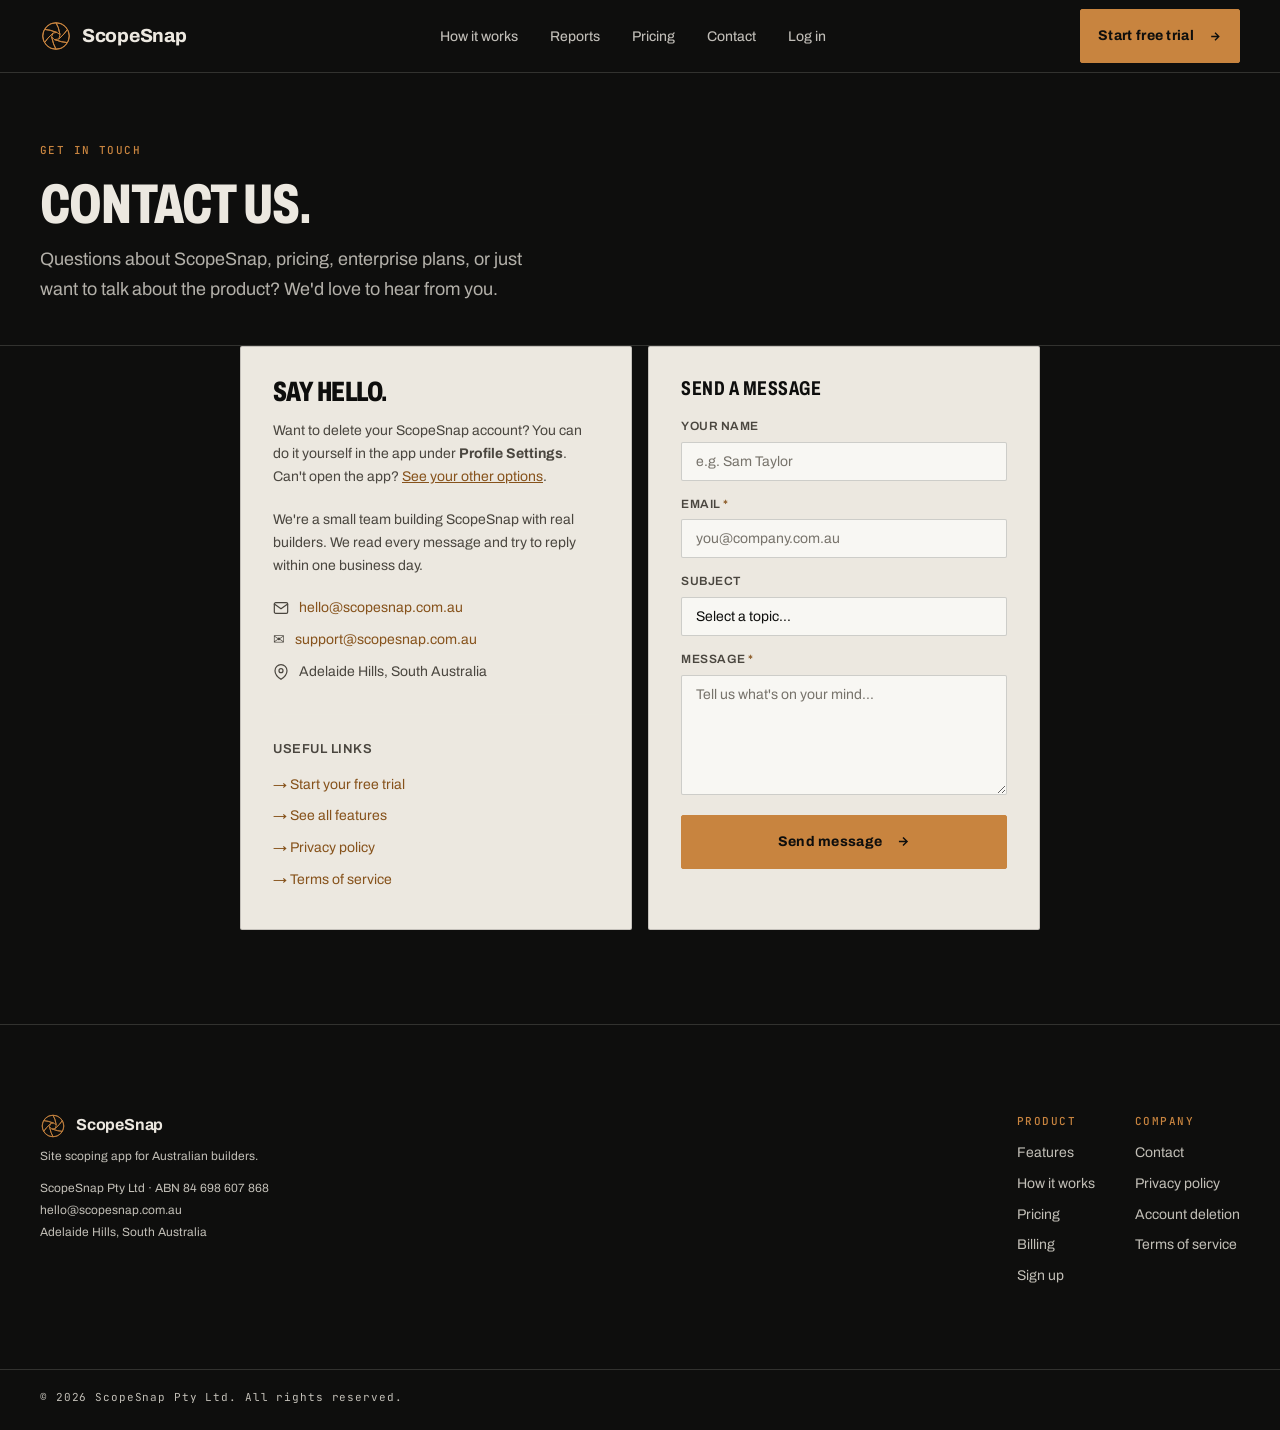
<file: contact.html>
<!DOCTYPE html>
<html lang="en">
<head>
  <meta charset="UTF-8"/>
  <meta name="viewport" content="width=device-width, initial-scale=1.0"/>
  <title>Contact — ScopeSnap</title>
  <meta name="description" content="Contact the ScopeSnap team with questions about pricing, enterprise plans, demos or product support. We respond within one business day."/>
  <link rel="canonical" href="https://scopesnap.com.au/contact"/>
  <meta property="og:title" content="Contact ScopeSnap"/>
  <meta property="og:description" content="Questions about ScopeSnap, pricing, demos or support? Contact our team."/>
  <meta property="og:type" content="website"/>
  <meta property="og:url" content="https://scopesnap.com.au/contact"/>
  <meta property="og:image" content="https://scopesnap.com.au/og.png?v=20261011rev1"/>
  <meta name="twitter:card" content="summary_large_image"/>
  <meta name="twitter:image" content="https://scopesnap.com.au/og.png?v=20261011rev1"/>
  <link rel="icon" type="image/svg+xml" href="/favicon.svg?v=20261011rev1"/>
  <link rel="apple-touch-icon" href="/apple-touch-icon.png?v=20261011rev1"/>
  <meta name="theme-color" content="#0E0E0D"/>
  <link rel="preconnect" href="https://fonts.googleapis.com"/>
  <link rel="preconnect" href="https://fonts.gstatic.com" crossorigin/>
  <link href="https://fonts.googleapis.com/css2?family=Archivo:wdth,wght@62..125,400..800&family=JetBrains+Mono:wght@400;500&family=Barlow+Condensed:wght@700;800&display=swap" rel="stylesheet"/>
  <link rel="stylesheet" href="/shared.css?v=17"/>
  <link rel="stylesheet" href="/brand-sync.css?v=20261014task5b"/>
  <link rel="stylesheet" href="/site-polish.css?v=20261014aa"/>
</head>
<body>
<nav id="nav">
  <div class="wrap nav-inner">
    <a href="/" class="logo" aria-label="ScopeSnap home">
      <div class="logo-icon">
        <svg xmlns="http://www.w3.org/2000/svg" viewBox="0 0 160 160" width="32" height="32">
          <path d="M80,14 A66,66 0 0,1 137.2,47 Q125,68 94,95 L100,73 Q93,31 80,14 Z" fill="none" stroke="#C49A3C" stroke-width="5" stroke-linejoin="round"/>
          <path d="M137.2,47 A66,66 0 0,1 137.2,113 Q112,112 72,98 L94,95 Q125,68 137.2,47 Z" fill="none" stroke="#C49A3C" stroke-width="5" stroke-linejoin="round"/>
          <path d="M137.2,113 A66,66 0 0,1 80,146 Q67,125 58,84 L72,98 Q112,112 137.2,113 Z" fill="none" stroke="#C49A3C" stroke-width="5" stroke-linejoin="round"/>
          <path d="M80,146 A66,66 0 0,1 22.8,113 Q35,92 66,65 L58,84 Q67,125 80,146 Z" fill="none" stroke="#C49A3C" stroke-width="5" stroke-linejoin="round"/>
          <path d="M22.8,113 A66,66 0 0,1 22.8,47 Q48,48 84,62 L66,65 Q35,92 22.8,113 Z" fill="none" stroke="#C49A3C" stroke-width="5" stroke-linejoin="round"/>
          <path d="M22.8,47 A66,66 0 0,1 80,14 Q93,35 100,73 L84,62 Q48,48 22.8,47 Z" fill="none" stroke="#C49A3C" stroke-width="5" stroke-linejoin="round"/>
          <circle cx="80" cy="80" r="66" fill="none" stroke="#C49A3C" stroke-width="5"/>
        </svg>
      </div>
      <div class="logo-name">ScopeSnap</div>
    </a>
    <ul class="nav-links" role="navigation">
      <li><a href="/how-it-works">How it works</a></li>
      <li><a href="/#reports">Reports</a></li><li><a href="/#pricing">Pricing</a></li>
      <li><a href="/contact" aria-current="page">Contact</a></li>
      <li><a href="https://app.scopesnap.com.au/">Log in</a></li>
    </ul>
    <a href="https://app.scopesnap.com.au/?signup=1" class="btn-primary nav-cta" data-track="cta-start-trial">Start free trial <svg width="13" height="13" viewBox="0 0 24 24" fill="none" stroke="currentColor" stroke-width="2.5"><path d="M5 12h14M12 5l7 7-7 7"/></svg></a>
    <button class="menu-btn" id="menuBtn" aria-controls="mobileMenu" aria-label="Open menu" aria-expanded="false">
      <svg id="menuIcon" width="18" height="18" viewBox="0 0 24 24" fill="none" stroke="currentColor" stroke-width="2" stroke-linecap="round"><line x1="3" y1="6" x2="21" y2="6"/><line x1="3" y1="12" x2="21" y2="12"/><line x1="3" y1="18" x2="21" y2="18"/></svg>
    </button>
  </div>
</nav>
<div class="mobile-menu" id="mobileMenu" role="navigation">
  <a href="/how-it-works">How it works</a>
  <a href="/#reports">Reports</a>
  <a href="/#pricing">Pricing</a>
  <a href="/contact" aria-current="page">Contact</a>
  <a href="https://app.scopesnap.com.au/">Log in</a>
  <a href="https://app.scopesnap.com.au/?signup=1" class="mobile-cta" data-track="cta-start-trial">Start free trial &#8594;</a>
</div>

<main>
  <section class="inner-hero">
    <div class="wrap">
      <div class="eyebrow">Get in touch</div>
      <h1>Contact us.</h1>
      <p class="hero-sub" style="margin-bottom:0;">Questions about ScopeSnap, pricing, enterprise plans, or just want to talk about the product? We'd love to hear from you.</p>
    </div>
  </section>

  <section class="section" style="padding-top:0;">
    <div class="wrap">
      <div class="contact-grid">
        <div class="contact-info fade-in">
          <h2>Say hello.</h2>
          <p>Want to delete your ScopeSnap account? You can do it yourself in the app under <strong>Profile Settings</strong>. Can't open the app? <a href="/delete-account" style="color:var(--gold);">See your other options</a>.</p>
          <p>We're a small team building ScopeSnap with real builders. We read every message and try to reply within one business day.</p>
          <div class="contact-detail">
            <div class="contact-item">
              <svg width="16" height="16" viewBox="0 0 24 24" fill="none" stroke="currentColor" stroke-width="1.8" stroke-linecap="round"><path d="M4 4h16c1.1 0 2 .9 2 2v12c0 1.1-.9 2-2 2H4c-1.1 0-2-.9-2-2V6c0-1.1.9-2 2-2z"/><polyline points="22,6 12,13 2,6"/></svg>
              <a href="mailto:hello@scopesnap.com.au">hello@scopesnap.com.au</a>
            </div>
            <div class="contact-item">
              <span aria-hidden="true">✉</span>
              <a href="mailto:support@scopesnap.com.au">support@scopesnap.com.au</a>
            </div>
            <div class="contact-item">
              <svg width="16" height="16" viewBox="0 0 24 24" fill="none" stroke="currentColor" stroke-width="1.8" stroke-linecap="round"><path d="M21 10c0 7-9 13-9 13s-9-6-9-13a9 9 0 0118 0z"/><circle cx="12" cy="10" r="3"/></svg>
              <span>Adelaide Hills, South Australia</span>
            </div>
          </div>

          <div style="margin-top:32px; padding-top:24px; border-top:1px solid var(--border);">
            <div style="font-size:13px; font-weight:600; color:var(--muted); text-transform:uppercase; letter-spacing:0.5px; margin-bottom:14px;">Useful links</div>
            <div style="display:flex; flex-direction:column; gap:10px;">
              <a href="https://app.scopesnap.com.au/?signup=1" style="color:var(--gold); text-decoration:none; font-size:14px;">→ Start your free trial</a>
              <a href="/#features" style="color:var(--muted); text-decoration:none; font-size:14px;">→ See all features</a>
              <a href="/privacy" style="color:var(--muted); text-decoration:none; font-size:14px;">→ Privacy policy</a>
              <a href="/terms" style="color:var(--muted); text-decoration:none; font-size:14px;">→ Terms of service</a>
            </div>
          </div>
        </div>

        <div class="contact-form-wrap fade-in fade-in-delay-1">
          <h3 style="font-family:var(--ff-h); font-size:20px; font-weight:700; letter-spacing:0.5px; text-transform:uppercase; margin-bottom:20px;">Send a message</h3>
          <form id="contactForm" novalidate>
            <div class="form-field" style="margin-bottom:14px;">
              <label for="cName">Your name</label>
              <input type="text" id="cName" name="name" maxlength="120" placeholder="e.g. Sam Taylor" autocomplete="name"/>
            </div>
            <div class="form-field" style="margin-bottom:14px;">
              <label for="cEmail">Email <span class="req">*</span></label>
              <input type="email" id="cEmail" name="email" maxlength="254" placeholder="you@company.com.au" required autocomplete="email"/>
            </div>
            <div class="form-field" style="margin-bottom:14px;">
              <label for="cSubject">Subject</label>
              <select id="cSubject" name="subject">
                <option value="">Select a topic...</option>
                <option value="enterprise">Enterprise enquiry</option>
                <option value="demo">Request a demo</option>
                <option value="pricing">Pricing question</option>
                <option value="feature">Feature request</option>
                <option value="support">Support</option>
                <option value="other">Other</option>
              </select>
            </div>
            <div class="form-field" style="margin-bottom:20px;">
              <label for="cMessage">Message <span class="req">*</span></label>
              <textarea id="cMessage" name="message" maxlength="5000" placeholder="Tell us what's on your mind..." required></textarea>
            </div>
            <div class="form-honeypot" aria-hidden="true" style="display:none;">
              <input type="text" name="website" tabindex="-1" autocomplete="off"/>
            </div>
            <button type="submit" class="btn-primary" style="width:100%; justify-content:center;" id="cSubmitBtn">
              <span id="cSubmitText">Send message</span>
              <svg width="15" height="15" viewBox="0 0 24 24" fill="none" stroke="currentColor" stroke-width="2.5"><path d="M5 12h14M12 5l7 7-7 7"/></svg>
            </button>
            <div id="cFormError" class="form-error" role="alert"></div>
          </form>
          <div id="cFormSuccess" style="display:none; padding:32px 0; text-align:center;">
            <div class="success-icon" style="margin-bottom:14px;">
            <svg width="22" height="22" viewBox="0 0 24 24" fill="none" stroke="currentColor" stroke-width="2.5" stroke-linecap="round"><polyline points="20 6 9 17 4 12"/></svg>
          </div>
            <h3 style="font-family:var(--ff-h); font-size:20px; font-weight:700; letter-spacing:0.5px; text-transform:uppercase; margin-bottom:8px;">Message sent.</h3>
            <p style="font-size:14px; color:var(--muted);">We'll get back to you within one business day.</p>
          </div>
        </div>
      </div>
    </div>
  </section>
</main>

<footer>
  <div class="wrap footer-inner">
    <div class="footer-left">
      <a href="/" class="footer-logo">
        <svg xmlns="http://www.w3.org/2000/svg" viewBox="0 0 160 160" width="26" height="26">
          <path d="M80,14 A66,66 0 0,1 137.2,47 Q125,68 94,95 L100,73 Q93,31 80,14 Z" fill="none" stroke="#C49A3C" stroke-width="5" stroke-linejoin="round"/>
          <path d="M137.2,47 A66,66 0 0,1 137.2,113 Q112,112 72,98 L94,95 Q125,68 137.2,47 Z" fill="none" stroke="#C49A3C" stroke-width="5" stroke-linejoin="round"/>
          <path d="M137.2,113 A66,66 0 0,1 80,146 Q67,125 58,84 L72,98 Q112,112 137.2,113 Z" fill="none" stroke="#C49A3C" stroke-width="5" stroke-linejoin="round"/>
          <path d="M80,146 A66,66 0 0,1 22.8,113 Q35,92 66,65 L58,84 Q67,125 80,146 Z" fill="none" stroke="#C49A3C" stroke-width="5" stroke-linejoin="round"/>
          <path d="M22.8,113 A66,66 0 0,1 22.8,47 Q48,48 84,62 L66,65 Q35,92 22.8,113 Z" fill="none" stroke="#C49A3C" stroke-width="5" stroke-linejoin="round"/>
          <path d="M22.8,47 A66,66 0 0,1 80,14 Q93,35 100,73 L84,62 Q48,48 22.8,47 Z" fill="none" stroke="#C49A3C" stroke-width="5" stroke-linejoin="round"/>
          <circle cx="80" cy="80" r="66" fill="none" stroke="#C49A3C" stroke-width="5"/>
        </svg>
        <span>ScopeSnap</span>
      </a>
      <p class="footer-tagline">Site scoping app for Australian builders.</p>
      <div class="so-footer-details">
        <p>ScopeSnap Pty Ltd · ABN 84 698 607 868</p>
        <a href="mailto:hello@scopesnap.com.au">hello@scopesnap.com.au</a>
        <p>Adelaide Hills, South Australia</p>
      </div>
    </div>
    <div class="footer-links">
      <div class="footer-col">
        <div class="footer-col-title">Product</div>
        <a href="/#features">Features</a>
        <a href="/how-it-works">How it works</a>
        <a href="/#pricing">Pricing</a>
        <a href="/billing">Billing</a>
        <a href="https://app.scopesnap.com.au/?signup=1">Sign up</a>
      </div>
      <div class="footer-col">
        <div class="footer-col-title">Company</div>
        <a href="/contact">Contact</a>
        <a href="/privacy">Privacy policy</a>
      <a href="/delete-account">Account deletion</a>
        <a href="/terms">Terms of service</a>
      </div>
    </div>
  </div>
  <div class="wrap footer-bottom">
    <span>&#169; <span id="year"></span> ScopeSnap Pty Ltd. All rights reserved.</span>
  </div>
</footer>

<script src="/shared.js?v=12"></script>
<script>
// Preselect subject from URL (e.g. /contact.html?subject=demo)
(function() {
  var s = new URLSearchParams(window.location.search).get('subject');
  if (s && Array.from(document.getElementById('cSubject').options).some(option => option.value === s)) {
    document.getElementById('cSubject').value = s;
  }
})();

let contactRequestId = null;
let contactRequestBody = null;

document.getElementById('contactForm').addEventListener('submit', async function(e) {
  e.preventDefault();
  if (document.querySelector('[name="website"]').value) return;

  const email = document.getElementById('cEmail').value.trim();
  const name = document.getElementById('cName').value.trim();
  const subject = document.getElementById('cSubject').value;
  const message = document.getElementById('cMessage').value.trim();
  const errorEl = document.getElementById('cFormError');
  const submitBtn = document.getElementById('cSubmitBtn');
  const submitText = document.getElementById('cSubmitText');

  if (!email) { errorEl.textContent = 'Please enter your email.'; return; }
  if (!message) { errorEl.textContent = 'Please enter a message.'; return; }
  if (name.length > 120 || email.length > 254 || message.length > 5000) {
    errorEl.textContent = 'Please shorten your message to 5,000 characters or fewer.';
    return;
  }

  const emailRe = /^[^\s@]+@[^\s@]+\.[^\s@]+$/;
  if (!emailRe.test(email)) { errorEl.textContent = 'Please enter a valid email address.'; return; }

  if (submitBtn.disabled) return;
  errorEl.textContent = '';
  submitBtn.disabled = true;
  submitText.textContent = 'Sending...';

  try {
    const content = JSON.stringify({ email, name, subject, message, website: '' });
    if (content !== contactRequestBody) {
      contactRequestId = crypto.randomUUID();
      contactRequestBody = content;
    }
    const res = await fetch('https://app.scopesnap.com.au/api/website-contact', {
      method: 'POST',
      headers: { 'Content-Type': 'application/json', 'Accept': 'application/json' },
      body: JSON.stringify({ ...JSON.parse(content), requestId: contactRequestId }),
      credentials: 'omit',
      signal: AbortSignal.timeout(20000)
    });

    const result = await res.json();
    if (res.ok && result.ok === true) {
      document.getElementById('contactForm').style.display = 'none';
      document.getElementById('cFormSuccess').style.display = 'block';
    } else {
      if (res.status === 429) {
        errorEl.textContent = 'Too many messages. Please try later or email ' + (subject === 'support' ? 'support@scopesnap.com.au' : 'hello@scopesnap.com.au') + '.';
        submitBtn.disabled = false;
        submitText.textContent = 'Send message';
        return;
      }
      throw new Error('submission failed');
    }
  } catch (_) {
    submitBtn.disabled = false;
    submitText.textContent = 'Send message';
    errorEl.textContent = 'We could not confirm your message was sent. Your text is still here. You can try again or email ' + (subject === 'support' ? 'support@scopesnap.com.au' : 'hello@scopesnap.com.au') + '.';
  }
});
</script>
</body>
</html>
</file>
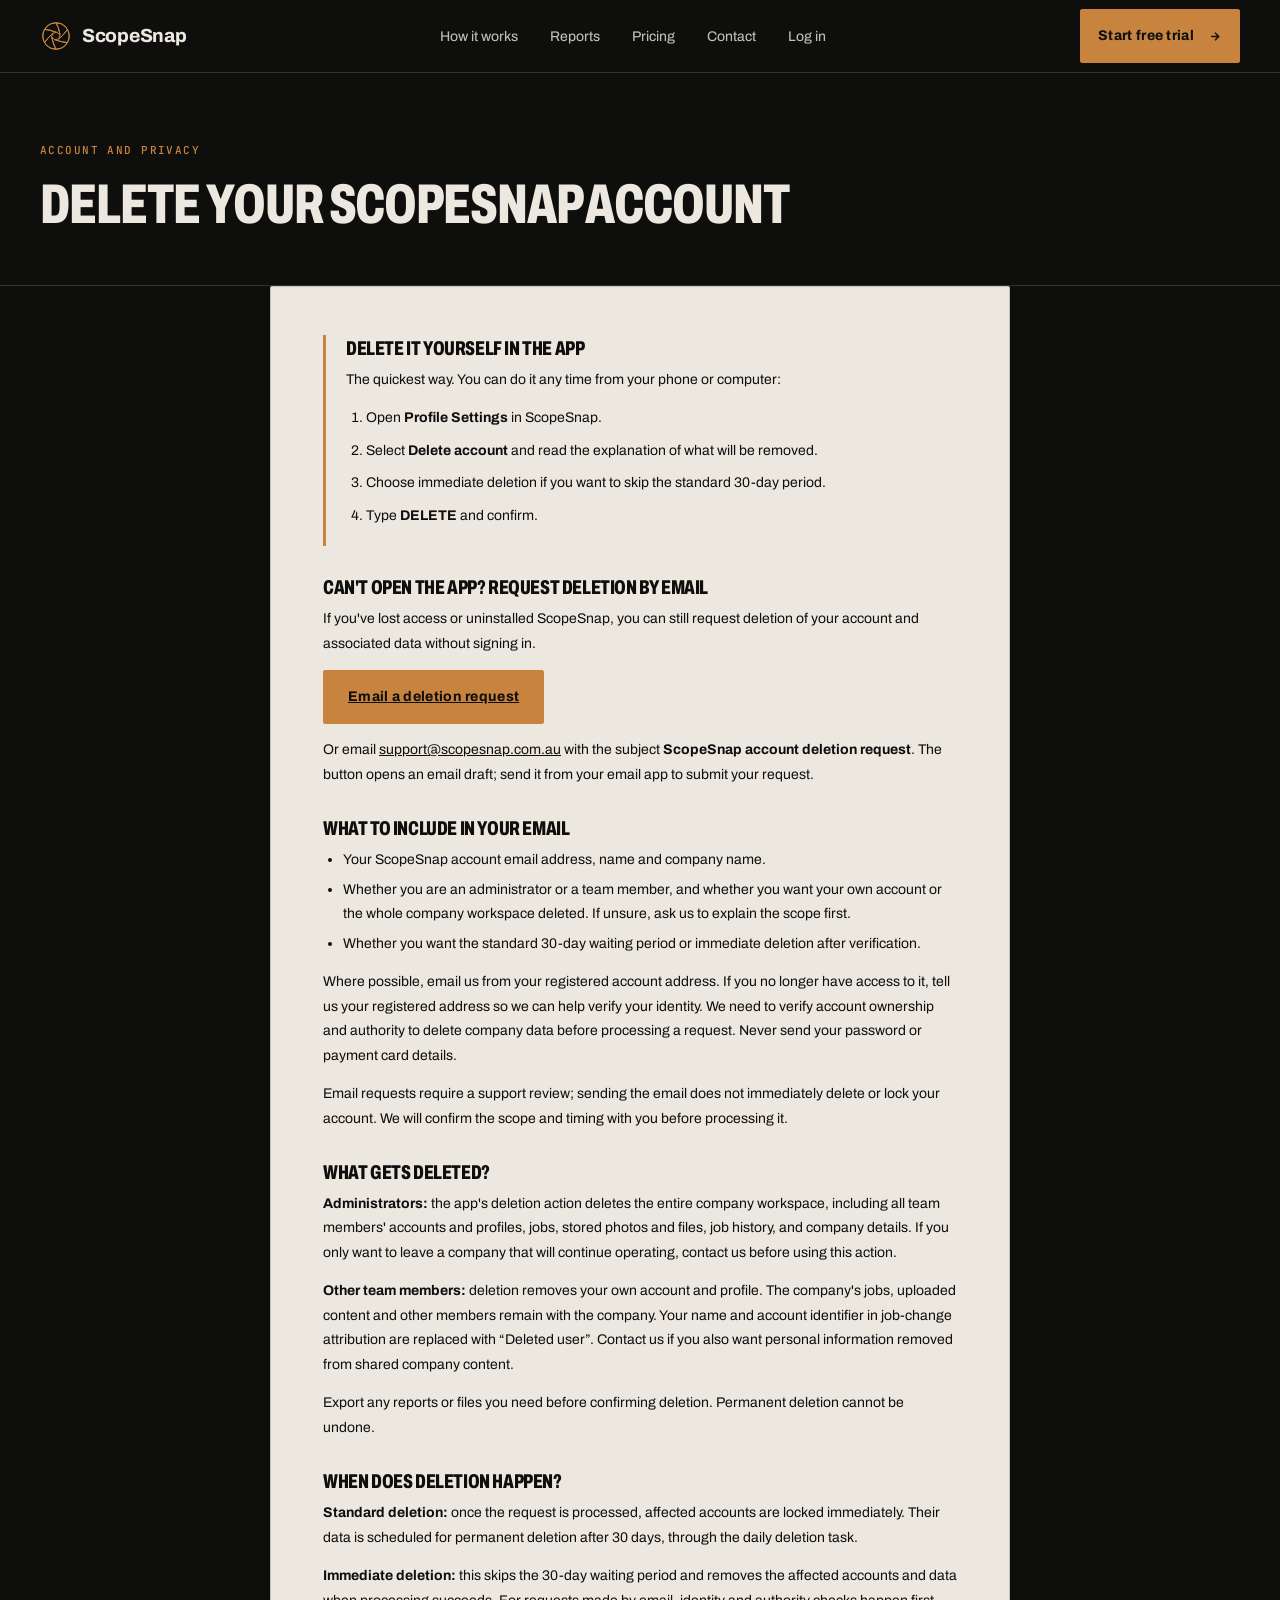
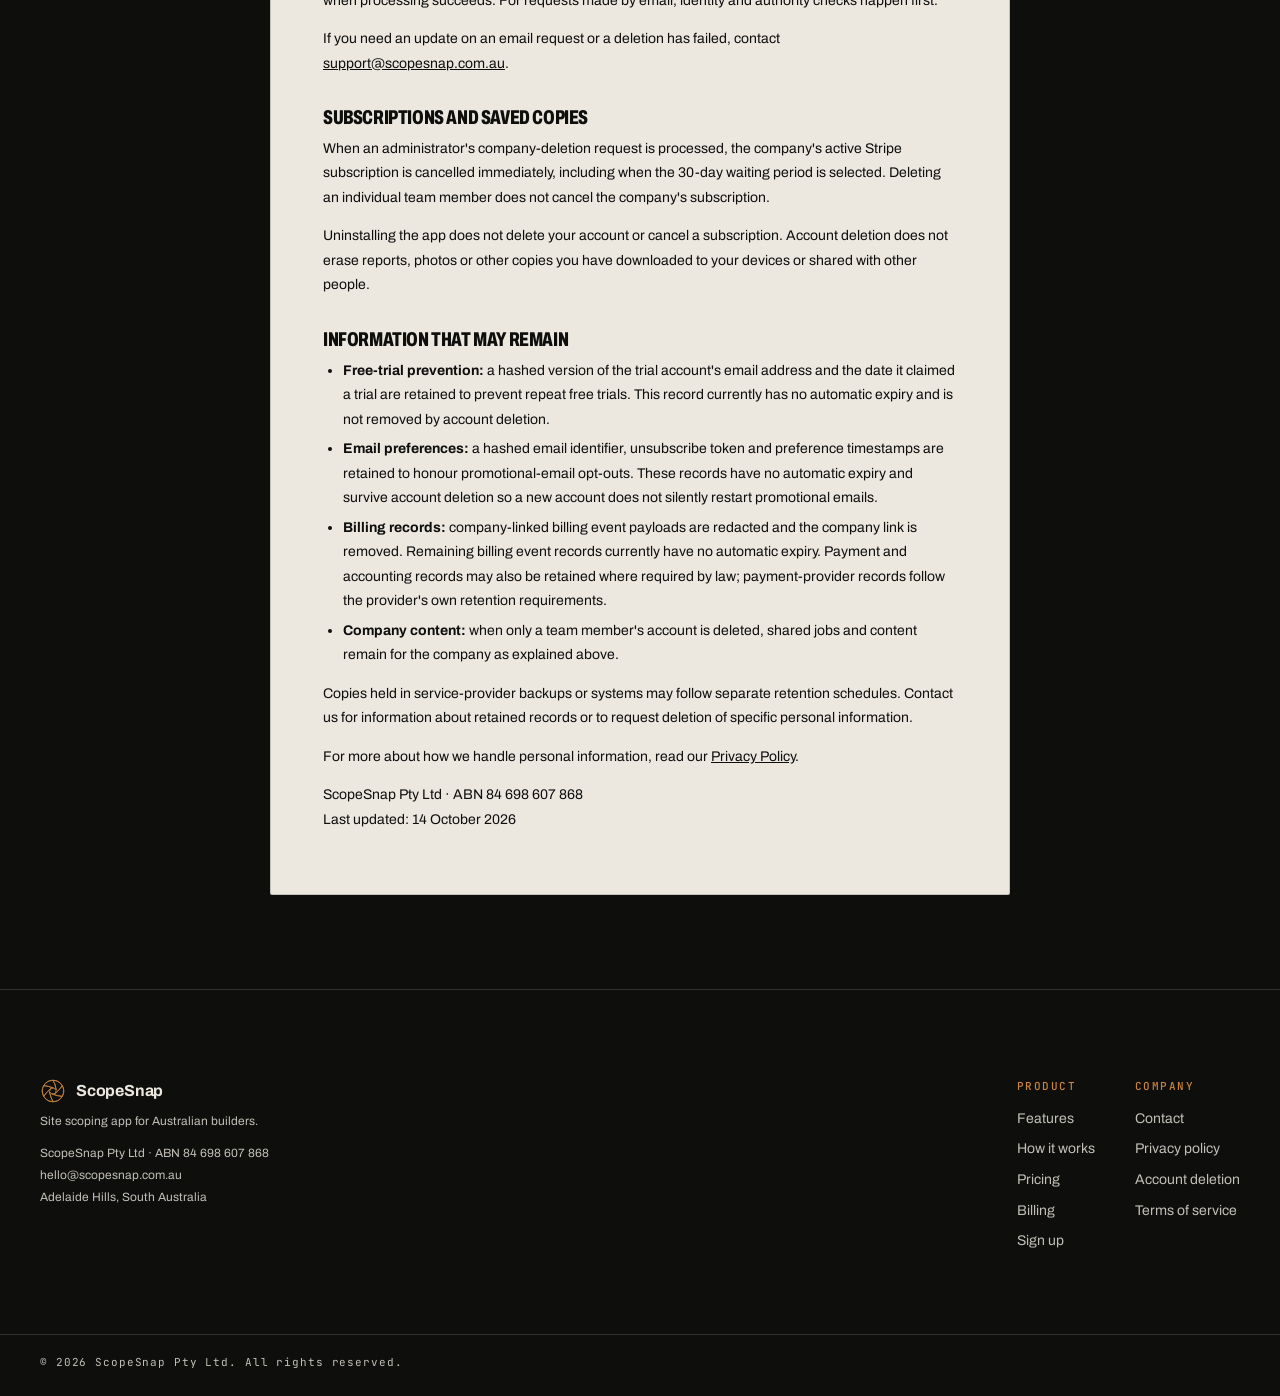
<file: delete-account.html>
<!DOCTYPE html>
<html lang="en">
<head>
  <meta charset="UTF-8"/>
  <meta name="viewport" content="width=device-width, initial-scale=1.0"/>
  <title>Delete your account — ScopeSnap</title>
  <meta name="description" content="Request deletion of your ScopeSnap account and associated data. Learn how to delete in the app or by email, what is removed and what is retained."/>
  <link rel="canonical" href="https://scopesnap.com.au/delete-account"/>
  <meta property="og:title" content="Delete your ScopeSnap account"/>
  <meta property="og:description" content="How to request deletion of your ScopeSnap account and associated data."/>
  <meta property="og:type" content="website"/>
  <meta property="og:url" content="https://scopesnap.com.au/delete-account"/>
  <meta property="og:image" content="https://scopesnap.com.au/og.png?v=20261011rev1"/>
  <meta name="twitter:card" content="summary_large_image"/>
  <meta name="twitter:title" content="Delete your ScopeSnap account"/>
  <meta name="twitter:image" content="https://scopesnap.com.au/og.png?v=20261011rev1"/>
  <link rel="icon" type="image/svg+xml" href="/favicon.svg?v=20261011rev1"/>
  <link rel="apple-touch-icon" href="/apple-touch-icon.png?v=20261011rev1"/>
  <meta name="theme-color" content="#0E0E0D"/>
  <link rel="preconnect" href="https://fonts.googleapis.com"/>
  <link rel="preconnect" href="https://fonts.gstatic.com" crossorigin/>
  <link href="https://fonts.googleapis.com/css2?family=Archivo:wdth,wght@62..125,400..800&family=JetBrains+Mono:wght@400;500&family=Barlow+Condensed:wght@700;800&display=swap" rel="stylesheet"/>
  <link rel="stylesheet" href="/shared.css?v=17"/>
  <style>
    .deletion-request { border-left: 3px solid var(--gold); padding: 4px 0 4px 20px; margin-bottom: 28px; }
    .inner-content .deletion-button { color: #080500; white-space: normal; text-align: center; }
    .inner-content a { overflow-wrap: anywhere; }
    .deletion-request h2 { margin-top: 0; }
    .inner-content ol { padding-left: 20px; margin-bottom: 14px; }
    .inner-content ol li { font-size: 14px; color: var(--muted); line-height: 1.75; margin-bottom: 8px; }
  </style>
  <link rel="stylesheet" href="/brand-sync.css?v=20261014task5b"/>
  <link rel="stylesheet" href="/site-polish.css?v=20261014aa"/>
</head>
<body>

<nav id="nav">
  <div class="wrap nav-inner">
    <a href="/" class="logo" aria-label="ScopeSnap home">
      <div class="logo-icon">
        <svg xmlns="http://www.w3.org/2000/svg" viewBox="0 0 160 160" width="32" height="32">
          <path d="M80,14 A66,66 0 0,1 137.2,47 Q125,68 94,95 L100,73 Q93,31 80,14 Z" fill="none" stroke="#C49A3C" stroke-width="5" stroke-linejoin="round"/>
          <path d="M137.2,47 A66,66 0 0,1 137.2,113 Q112,112 72,98 L94,95 Q125,68 137.2,47 Z" fill="none" stroke="#C49A3C" stroke-width="5" stroke-linejoin="round"/>
          <path d="M137.2,113 A66,66 0 0,1 80,146 Q67,125 58,84 L72,98 Q112,112 137.2,113 Z" fill="none" stroke="#C49A3C" stroke-width="5" stroke-linejoin="round"/>
          <path d="M80,146 A66,66 0 0,1 22.8,113 Q35,92 66,65 L58,84 Q67,125 80,146 Z" fill="none" stroke="#C49A3C" stroke-width="5" stroke-linejoin="round"/>
          <path d="M22.8,113 A66,66 0 0,1 22.8,47 Q48,48 84,62 L66,65 Q35,92 22.8,113 Z" fill="none" stroke="#C49A3C" stroke-width="5" stroke-linejoin="round"/>
          <path d="M22.8,47 A66,66 0 0,1 80,14 Q93,35 100,73 L84,62 Q48,48 22.8,47 Z" fill="none" stroke="#C49A3C" stroke-width="5" stroke-linejoin="round"/>
          <circle cx="80" cy="80" r="66" fill="none" stroke="#C49A3C" stroke-width="5"/>
        </svg>
      </div>
      <div class="logo-name">ScopeSnap</div>
    </a>
    <ul class="nav-links" role="navigation">
      <li><a href="/how-it-works">How it works</a></li>
      <li><a href="/#reports">Reports</a></li><li><a href="/#pricing">Pricing</a></li>
      <li><a href="/contact">Contact</a></li>
      <li><a href="https://app.scopesnap.com.au/">Log in</a></li>
    </ul>
    <a href="https://app.scopesnap.com.au/?signup=1" class="btn-primary nav-cta" data-track="cta-start-trial">Start free trial <svg width="13" height="13" viewBox="0 0 24 24" fill="none" stroke="currentColor" stroke-width="2.5"><path d="M5 12h14M12 5l7 7-7 7"/></svg></a>
    <button class="menu-btn" id="menuBtn" aria-controls="mobileMenu" aria-label="Open menu" aria-expanded="false">
      <svg id="menuIcon" width="18" height="18" viewBox="0 0 24 24" fill="none" stroke="currentColor" stroke-width="2" stroke-linecap="round"><line x1="3" y1="6" x2="21" y2="6"/><line x1="3" y1="12" x2="21" y2="12"/><line x1="3" y1="18" x2="21" y2="18"/></svg>
    </button>
  </div>
</nav>
<div class="mobile-menu" id="mobileMenu" role="navigation">
  <a href="/how-it-works">How it works</a>
  <a href="/#reports">Reports</a>
  <a href="/#pricing">Pricing</a>
  <a href="/contact">Contact</a>
  <a href="https://app.scopesnap.com.au/">Log in</a>
  <a href="https://app.scopesnap.com.au/?signup=1" class="mobile-cta" data-track="cta-start-trial">Start free trial &#8594;</a>
</div>

<main>
  <section class="inner-hero">
    <div class="wrap">
      <div class="eyebrow">Account and privacy</div>
      <h1>Delete your ScopeSnap account</h1>
    </div>
  </section>
  <section class="section" style="padding-top:0;">
    <div class="wrap">
      <div class="inner-content">
        <div class="deletion-request">
          <h2>Delete it yourself in the app</h2>
          <p>The quickest way. You can do it any time from your phone or computer:</p>
          <ol>
            <li>Open <strong>Profile Settings</strong> in ScopeSnap.</li>
            <li>Select <strong>Delete account</strong> and read the explanation of what will be removed.</li>
            <li>Choose immediate deletion if you want to skip the standard 30-day period.</li>
            <li>Type <strong>DELETE</strong> and confirm.</li>
          </ol>
        </div>

        <h2>Can't open the app? Request deletion by email</h2>
        <p>If you've lost access or uninstalled ScopeSnap, you can still request deletion of your account and associated data without signing in.</p>
        <p><a class="btn-primary deletion-button" href="mailto:support@scopesnap.com.au?subject=ScopeSnap%20account%20deletion%20request&amp;body=Please%20delete%20my%20ScopeSnap%20account%20and%20associated%20data.%0A%0AAccount%20email%3A%0AName%3A%0ACompany%20name%3A%0AMy%20role%20(administrator%20%2F%20team%20member%20%2F%20unsure)%3A%0ADeletion%20scope%20(my%20account%20%2F%20whole%20company%20%2F%20please%20explain%20first)%3A%0ATiming%20(standard%2030-day%20period%20%2F%20immediate%20deletion%20after%20verification)%3A%0A%0APlease%20confirm%20the%20scope%20and%20timing%20before%20processing%20my%20request.">Email a deletion request</a></p>
        <p>Or email <a href="mailto:support@scopesnap.com.au">support@scopesnap.com.au</a> with the subject <strong>ScopeSnap account deletion request</strong>. The button opens an email draft; send it from your email app to submit your request.</p>

        <h2>What to include in your email</h2>
        <ul>
          <li>Your ScopeSnap account email address, name and company name.</li>
          <li>Whether you are an administrator or a team member, and whether you want your own account or the whole company workspace deleted. If unsure, ask us to explain the scope first.</li>
          <li>Whether you want the standard 30-day waiting period or immediate deletion after verification.</li>
        </ul>
        <p>Where possible, email us from your registered account address. If you no longer have access to it, tell us your registered address so we can help verify your identity. We need to verify account ownership and authority to delete company data before processing a request. Never send your password or payment card details.</p>
        <p>Email requests require a support review; sending the email does not immediately delete or lock your account. We will confirm the scope and timing with you before processing it.</p>

        <h2>What gets deleted?</h2>
        <p><strong>Administrators:</strong> the app's deletion action deletes the entire company workspace, including all team members' accounts and profiles, jobs, stored photos and files, job history, and company details. If you only want to leave a company that will continue operating, contact us before using this action.</p>
        <p><strong>Other team members:</strong> deletion removes your own account and profile. The company's jobs, uploaded content and other members remain with the company. Your name and account identifier in job-change attribution are replaced with “Deleted user”. Contact us if you also want personal information removed from shared company content.</p>
        <p>Export any reports or files you need before confirming deletion. Permanent deletion cannot be undone.</p>

        <h2>When does deletion happen?</h2>
        <p><strong>Standard deletion:</strong> once the request is processed, affected accounts are locked immediately. Their data is scheduled for permanent deletion after 30 days, through the daily deletion task.</p>
        <p><strong>Immediate deletion:</strong> this skips the 30-day waiting period and removes the affected accounts and data when processing succeeds. For requests made by email, identity and authority checks happen first.</p>
        <p>If you need an update on an email request or a deletion has failed, contact <a href="mailto:support@scopesnap.com.au">support@scopesnap.com.au</a>.</p>

        <h2>Subscriptions and saved copies</h2>
        <p>When an administrator's company-deletion request is processed, the company's active Stripe subscription is cancelled immediately, including when the 30-day waiting period is selected. Deleting an individual team member does not cancel the company's subscription.</p>
        <p>Uninstalling the app does not delete your account or cancel a subscription. Account deletion does not erase reports, photos or other copies you have downloaded to your devices or shared with other people.</p>

        <h2>Information that may remain</h2>
        <ul>
          <li><strong>Free-trial prevention:</strong> a hashed version of the trial account's email address and the date it claimed a trial are retained to prevent repeat free trials. This record currently has no automatic expiry and is not removed by account deletion.</li>
          <li><strong>Email preferences:</strong> a hashed email identifier, unsubscribe token and preference timestamps are retained to honour promotional-email opt-outs. These records have no automatic expiry and survive account deletion so a new account does not silently restart promotional emails.</li>
          <li><strong>Billing records:</strong> company-linked billing event payloads are redacted and the company link is removed. Remaining billing event records currently have no automatic expiry. Payment and accounting records may also be retained where required by law; payment-provider records follow the provider's own retention requirements.</li>
          <li><strong>Company content:</strong> when only a team member's account is deleted, shared jobs and content remain for the company as explained above.</li>
        </ul>
        <p>Copies held in service-provider backups or systems may follow separate retention schedules. Contact us for information about retained records or to request deletion of specific personal information.</p>
        <p>For more about how we handle personal information, read our <a href="/privacy.html">Privacy Policy</a>.</p>
        <p class="inner-updated">ScopeSnap Pty Ltd · ABN 84 698 607 868<br/>Last updated: 14 October 2026</p>
      </div>
    </div>
  </section>
</main>

<footer>
  <div class="wrap footer-inner">
    <div class="footer-left">
      <a href="/" class="footer-logo">
        <svg xmlns="http://www.w3.org/2000/svg" viewBox="0 0 160 160" width="26" height="26">
          <path d="M80,14 A66,66 0 0,1 137.2,47 Q125,68 94,95 L100,73 Q93,31 80,14 Z" fill="none" stroke="#C49A3C" stroke-width="5" stroke-linejoin="round"/>
          <path d="M137.2,47 A66,66 0 0,1 137.2,113 Q112,112 72,98 L94,95 Q125,68 137.2,47 Z" fill="none" stroke="#C49A3C" stroke-width="5" stroke-linejoin="round"/>
          <path d="M137.2,113 A66,66 0 0,1 80,146 Q67,125 58,84 L72,98 Q112,112 137.2,113 Z" fill="none" stroke="#C49A3C" stroke-width="5" stroke-linejoin="round"/>
          <path d="M80,146 A66,66 0 0,1 22.8,113 Q35,92 66,65 L58,84 Q67,125 80,146 Z" fill="none" stroke="#C49A3C" stroke-width="5" stroke-linejoin="round"/>
          <path d="M22.8,113 A66,66 0 0,1 22.8,47 Q48,48 84,62 L66,65 Q35,92 22.8,113 Z" fill="none" stroke="#C49A3C" stroke-width="5" stroke-linejoin="round"/>
          <path d="M22.8,47 A66,66 0 0,1 80,14 Q93,35 100,73 L84,62 Q48,48 22.8,47 Z" fill="none" stroke="#C49A3C" stroke-width="5" stroke-linejoin="round"/>
          <circle cx="80" cy="80" r="66" fill="none" stroke="#C49A3C" stroke-width="5"/>
        </svg>
        <span>ScopeSnap</span>
      </a>
      <p class="footer-tagline">Site scoping app for Australian builders.</p>
      <div class="so-footer-details">
        <p>ScopeSnap Pty Ltd · ABN 84 698 607 868</p>
        <a href="mailto:hello@scopesnap.com.au">hello@scopesnap.com.au</a>
        <p>Adelaide Hills, South Australia</p>
      </div>
    </div>
    <div class="footer-links">
      <div class="footer-col">
        <div class="footer-col-title">Product</div>
        <a href="/#features">Features</a>
        <a href="/how-it-works">How it works</a>
        <a href="/#pricing">Pricing</a>
        <a href="/billing">Billing</a>
        <a href="https://app.scopesnap.com.au/?signup=1">Sign up</a>
      </div>
      <div class="footer-col">
        <div class="footer-col-title">Company</div>
        <a href="/contact">Contact</a>
        <a href="/privacy">Privacy policy</a>
      <a href="/delete-account">Account deletion</a>
        <a href="/terms">Terms of service</a>
      </div>
    </div>
  </div>
  <div class="wrap footer-bottom">
    <span>&#169; <span id="year"></span> ScopeSnap Pty Ltd. All rights reserved.</span>
  </div>
</footer>
<script src="/shared.js?v=12"></script>
</body>
</html>
</file>
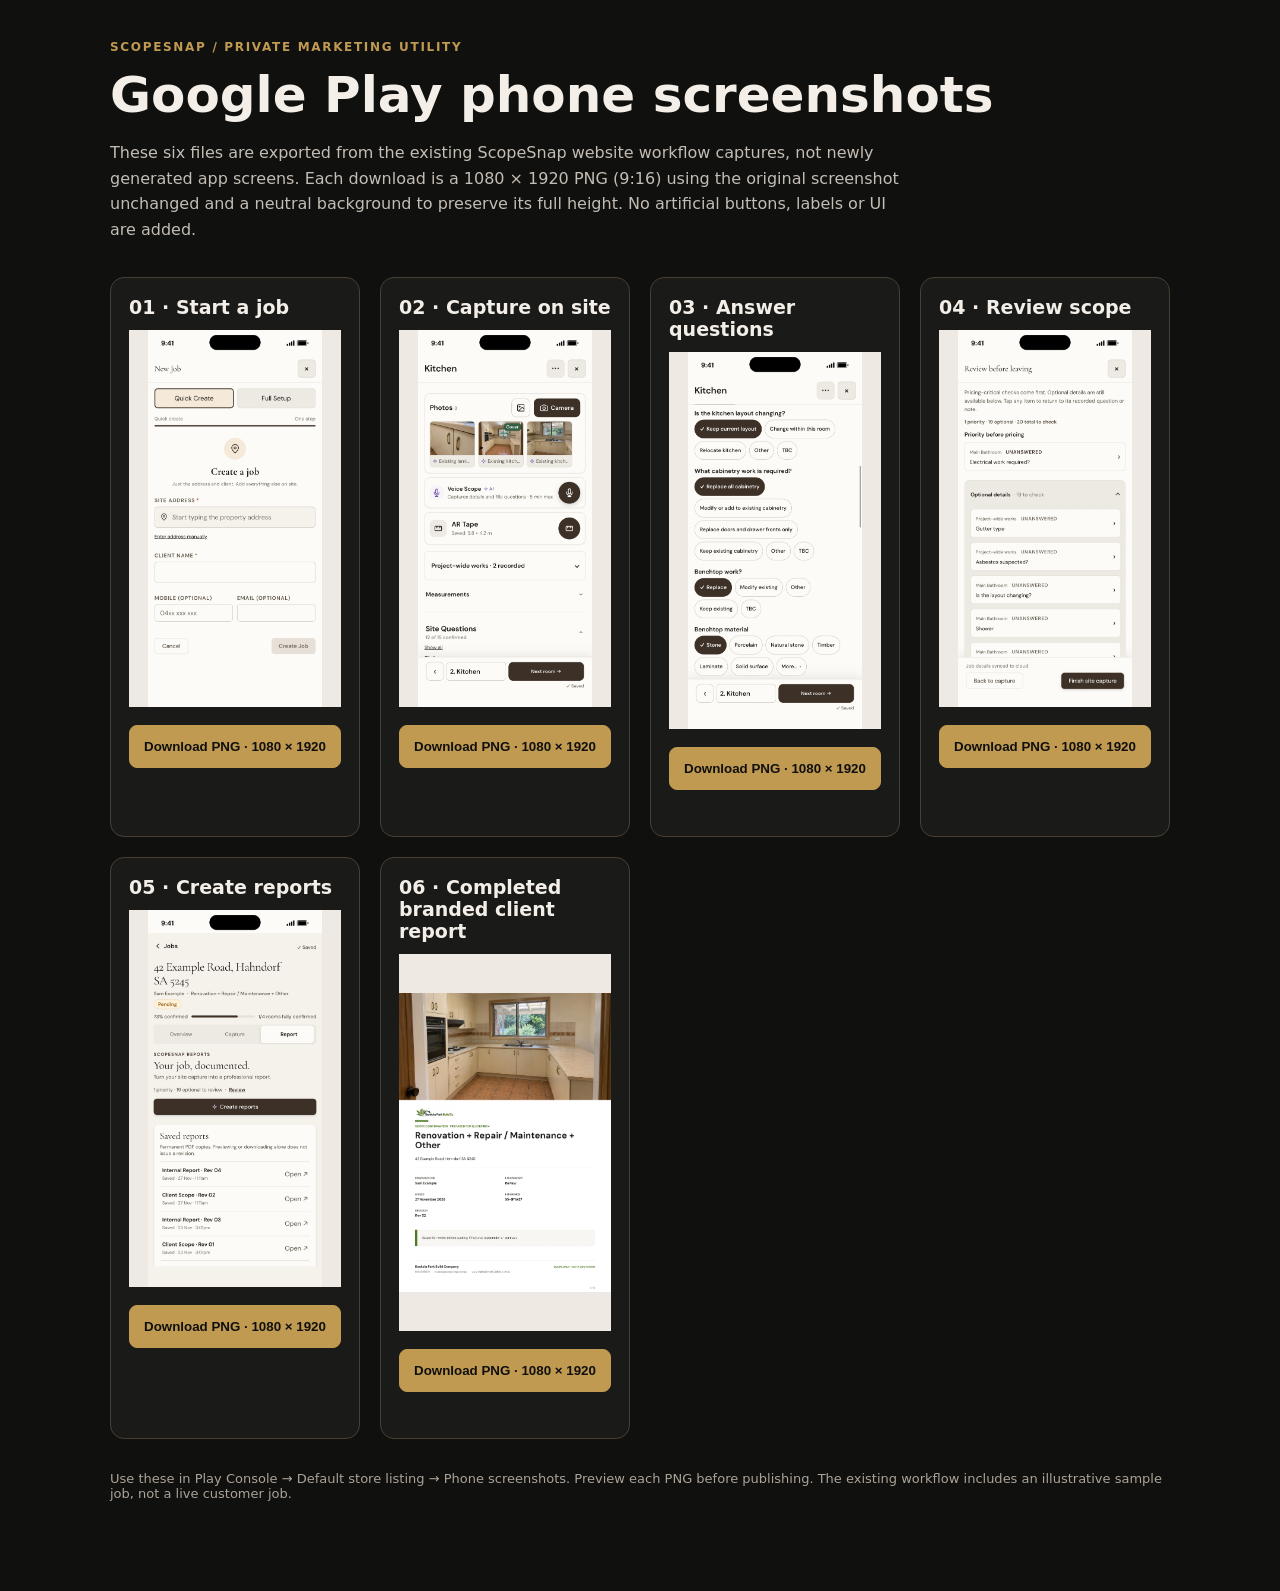
<file: play-store-screenshot-export.html>
<!doctype html>
<html lang="en-AU">
<head>
<meta charset="utf-8"><meta name="viewport" content="width=device-width,initial-scale=1">
<meta name="robots" content="noindex,nofollow">
<title>ScopeSnap | Google Play Screenshot Export</title>
<style>
:root{color-scheme:dark;font-family:system-ui,-apple-system,BlinkMacSystemFont,"Segoe UI",sans-serif}
*{box-sizing:border-box}body{margin:0;background:#10100f;color:#f3efe8}
main{max-width:1100px;margin:auto;padding:40px 20px 90px}
small,.eyebrow{color:#c19a51;letter-spacing:.14em;text-transform:uppercase;font-size:12px;font-weight:700}
h1{font-size:clamp(29px,4vw,50px);margin:12px 0}p{color:#c3bdb4;line-height:1.6;max-width:800px}
.grid{display:grid;grid-template-columns:repeat(auto-fit,minmax(220px,1fr));gap:20px;margin-top:35px}
.card{background:#1a1a18;border:1px solid #484034;border-radius:14px;padding:18px}
.card img{display:block;width:100%;aspect-ratio:9/16;object-fit:contain;background:#eeeae3;margin:12px 0 18px}
h2{font-size:19px;margin:0}button{cursor:pointer;border:1px solid #c19a51;color:#10100f;background:#c19a51;border-radius:8px;padding:13px 14px;font-weight:750;width:100%}
button:disabled{opacity:.55;cursor:wait}.status{margin-top:10px;color:#c3bdb4;font-size:13px;min-height:18px}
a{color:#d9b276}footer{margin-top:32px;font-size:13px;color:#aba398}
</style>
</head>
<body><main><div class="eyebrow">ScopeSnap / Private marketing utility</div>
<h1>Google Play phone screenshots</h1>
<p>These six files are exported from the existing ScopeSnap website workflow captures, not newly generated app screens. Each download is a 1080 × 1920 PNG (9:16) using the original screenshot unchanged and a neutral background to preserve its full height. No artificial buttons, labels or UI are added.</p>
<section class="grid" id="screens"></section>
<footer>Use these in Play Console → Default store listing → Phone screenshots. Preview each PNG before publishing. The existing workflow includes an illustrative sample job, not a live customer job.</footer>
</main>
<script>
const files=[
["01","Start a job","wf-01-start.webp"],
["02","Capture on site","wf-02-capture.webp"],
["03","Answer questions","wf-03-questions.webp"],
["04","Review scope","wf-04-review.webp"],
["05","Create reports","wf-05-report.webp"],
["06","Completed branded client report","wf-05-client-page.webp"]
];
function loadImage(path){return new Promise((resolve,reject)=>{const image=new Image();image.onload=()=>resolve(image);image.onerror=()=>reject(new Error("Could not load original website capture"));image.src=path;})}
const el=document.getElementById("screens");
for(const [n,title,file] of files){
 const path="/images/workflow/"+file,card=document.createElement("article");card.className="card";
 const h=document.createElement("h2");h.textContent=n+" · "+title;card.append(h);
 const img=document.createElement("img");img.src=path;img.alt=title+" — ScopeSnap website workflow capture";img.loading="lazy";card.append(img);
 const button=document.createElement("button");button.textContent="Download PNG · 1080 × 1920";card.append(button);
 const status=document.createElement("div");status.className="status";status.setAttribute("role","status");card.append(status);
 button.addEventListener("click",async()=>{
  button.disabled=true;status.textContent="Preparing PNG…";
  try{
   const original=await loadImage(path),canvas=document.createElement("canvas");canvas.width=1080;canvas.height=1920;
   const ctx=canvas.getContext("2d");ctx.fillStyle="#f8f6f1";ctx.fillRect(0,0,1080,1920);
   const scale=Math.min(1080/original.naturalWidth,1920/original.naturalHeight);
   const w=Math.round(original.naturalWidth*scale),h=Math.round(original.naturalHeight*scale);
   ctx.drawImage(original,Math.round((1080-w)/2),Math.round((1920-h)/2),w,h);
   const blob=await new Promise(resolve=>canvas.toBlob(resolve,"image/png"));
   if(!blob)throw new Error("PNG conversion failed");
   const url=URL.createObjectURL(blob),link=document.createElement("a");
   link.download="ScopeSnap-Google-Play-"+n+"-"+file.replace(".webp","")+".png";link.href=url;
   document.body.append(link);link.click();link.remove();setTimeout(()=>URL.revokeObjectURL(url),5000);
   status.textContent="Downloaded · "+(blob.size/1024/1024).toFixed(2)+" MB";
  }catch(err){status.textContent=err.message||"Download failed"}
  finally{button.disabled=false}
 });
 el.append(card);
}
</script></body></html>
</file>
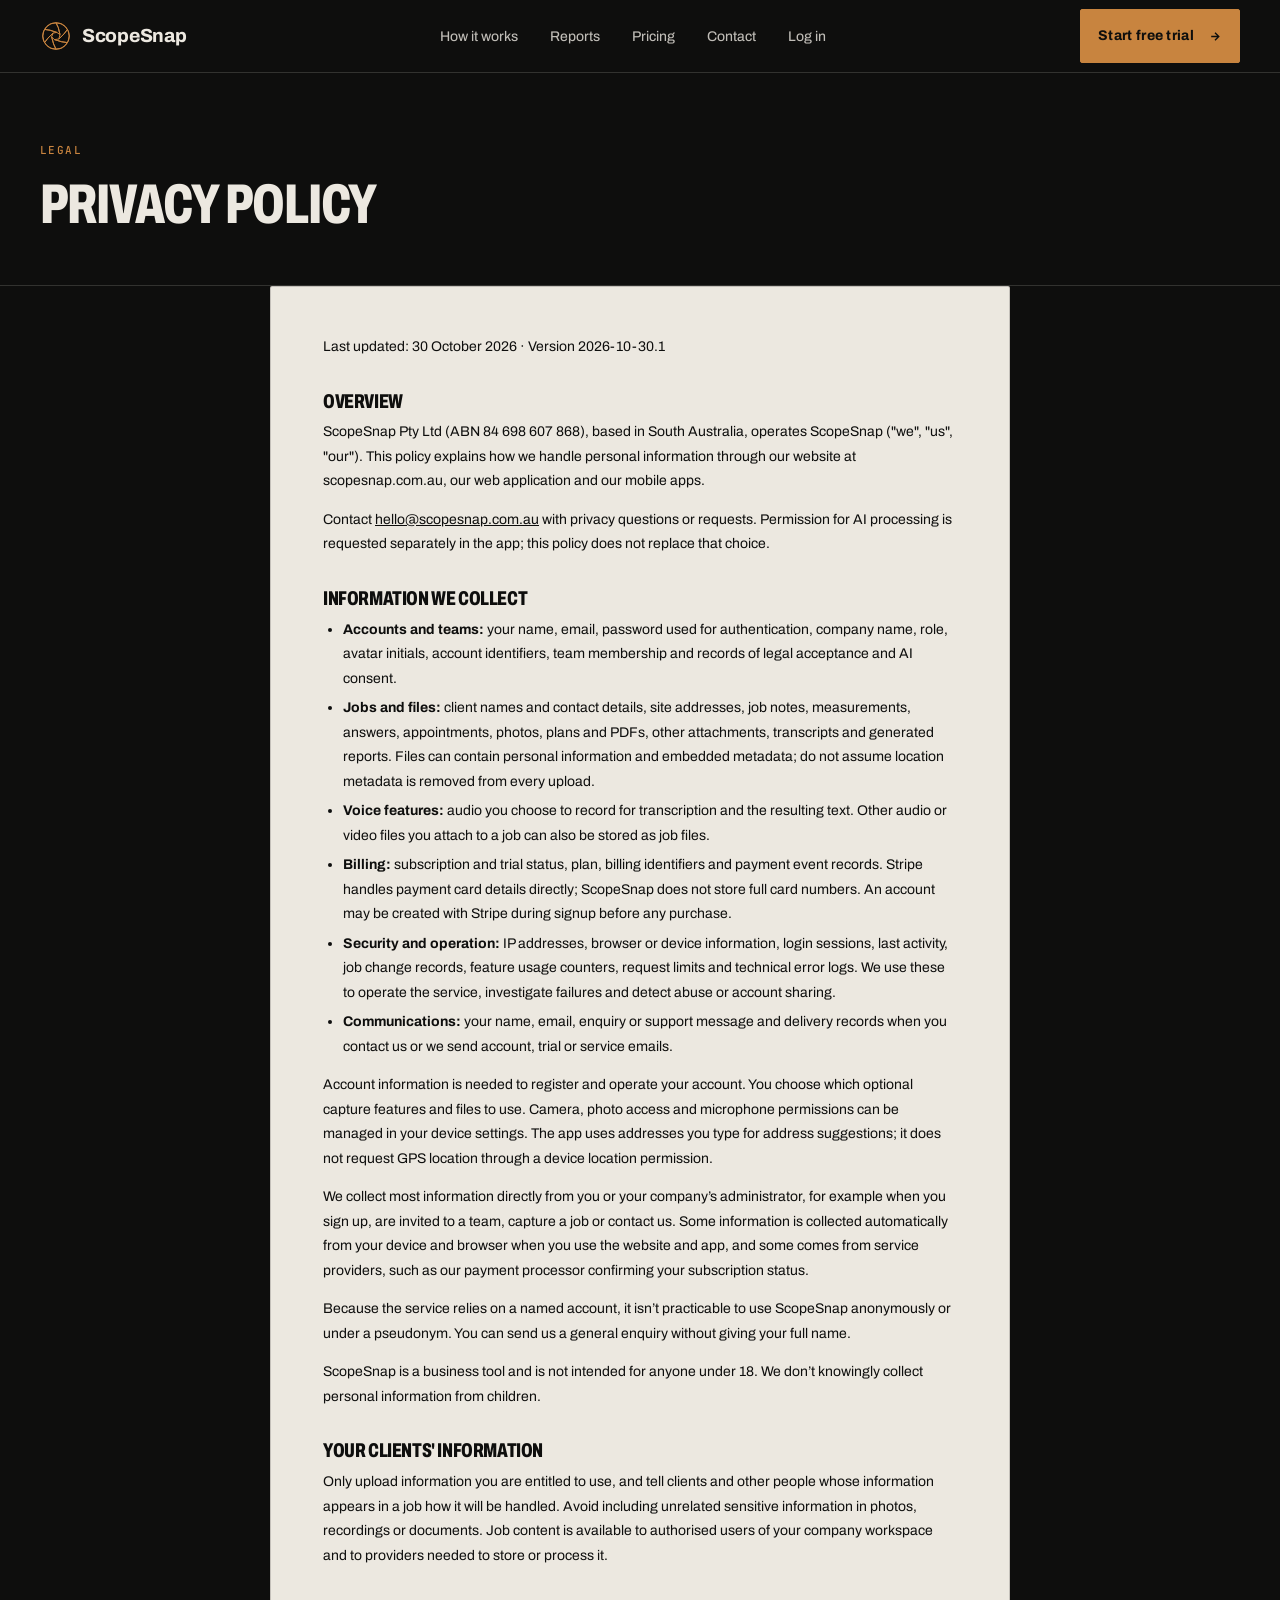
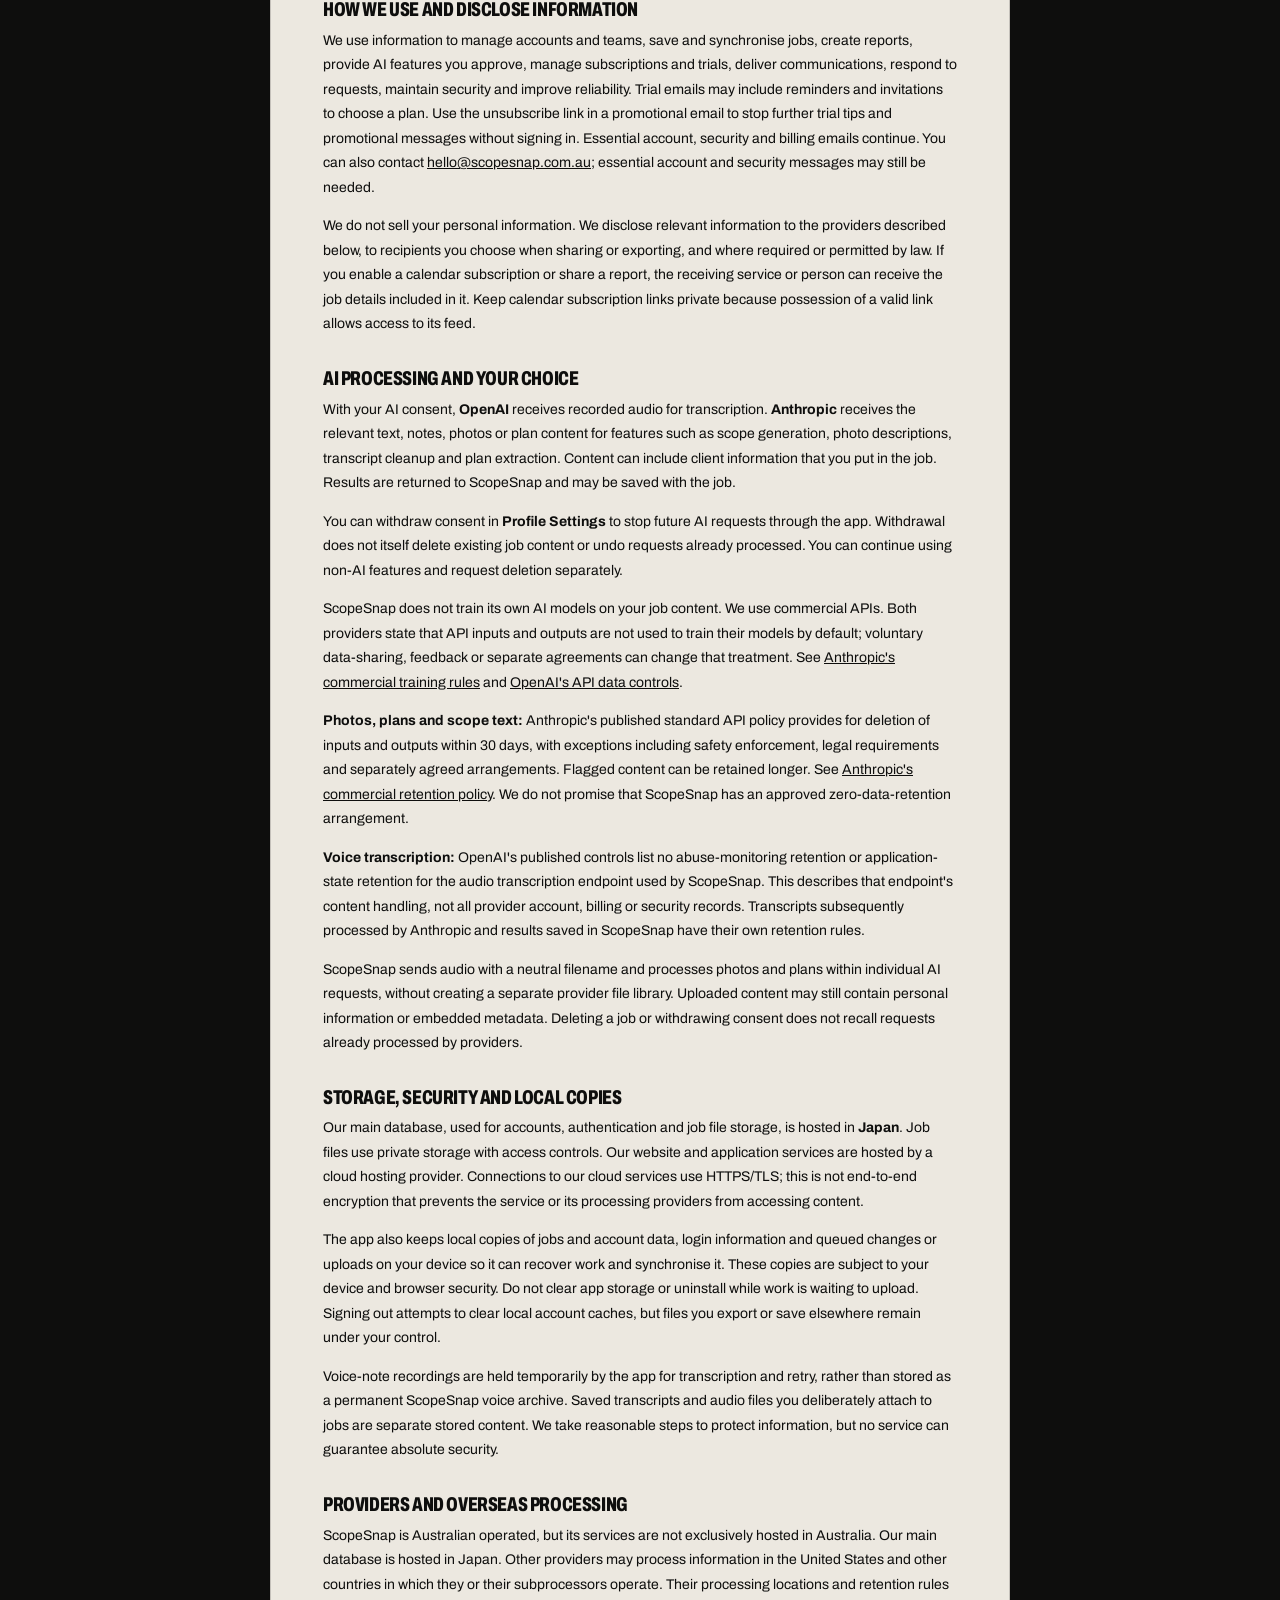
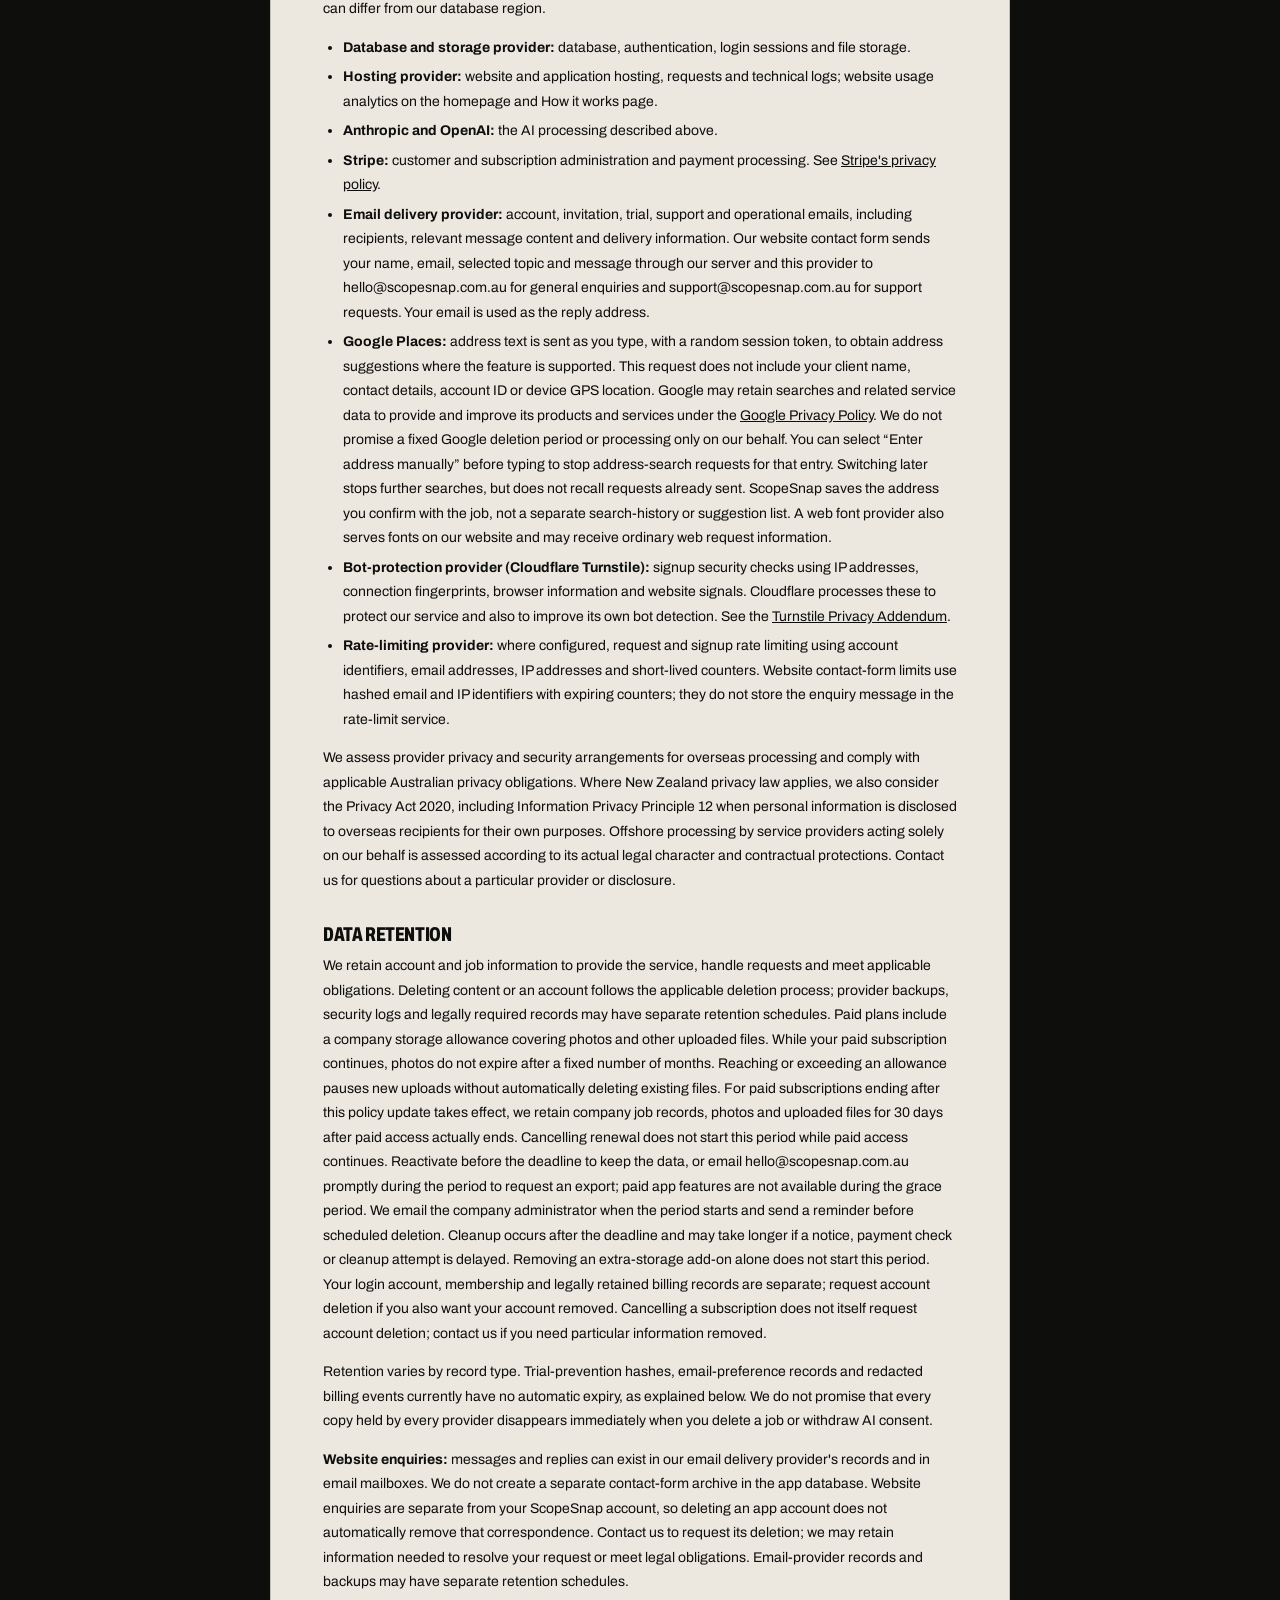
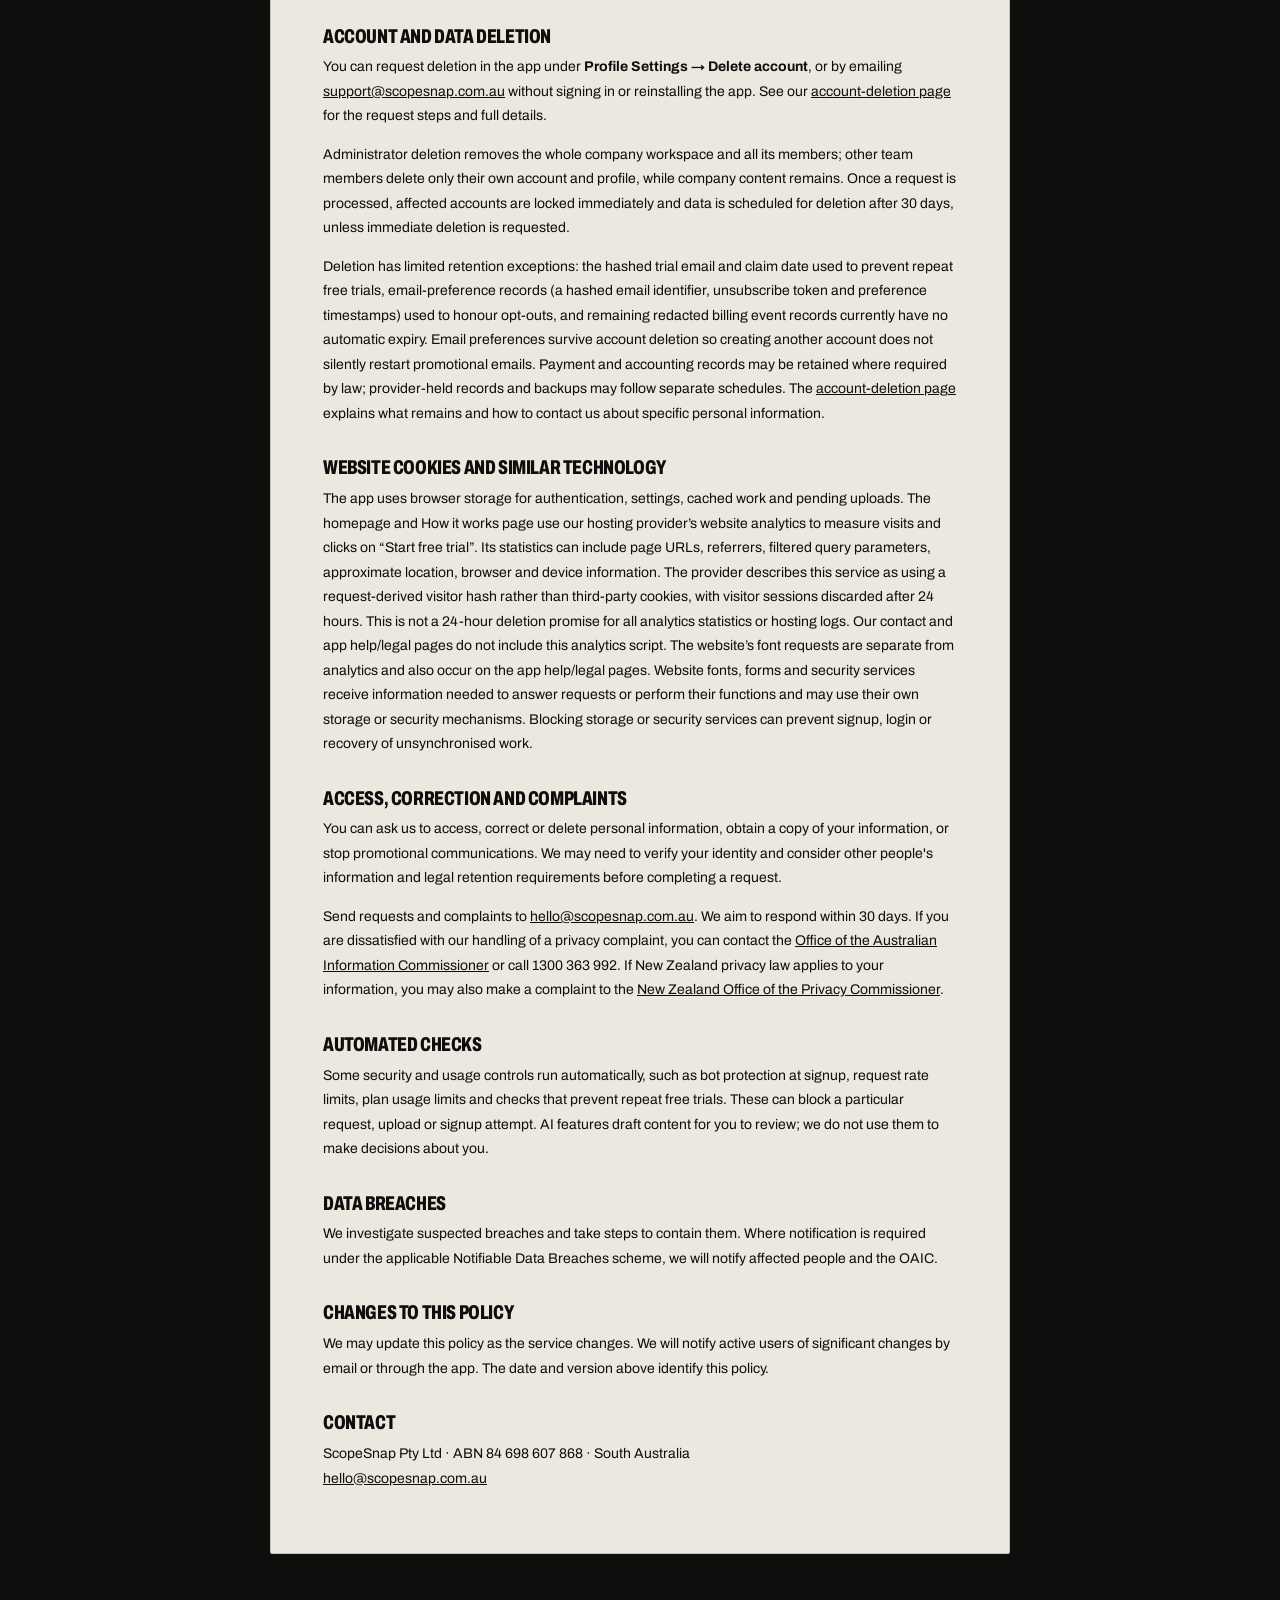
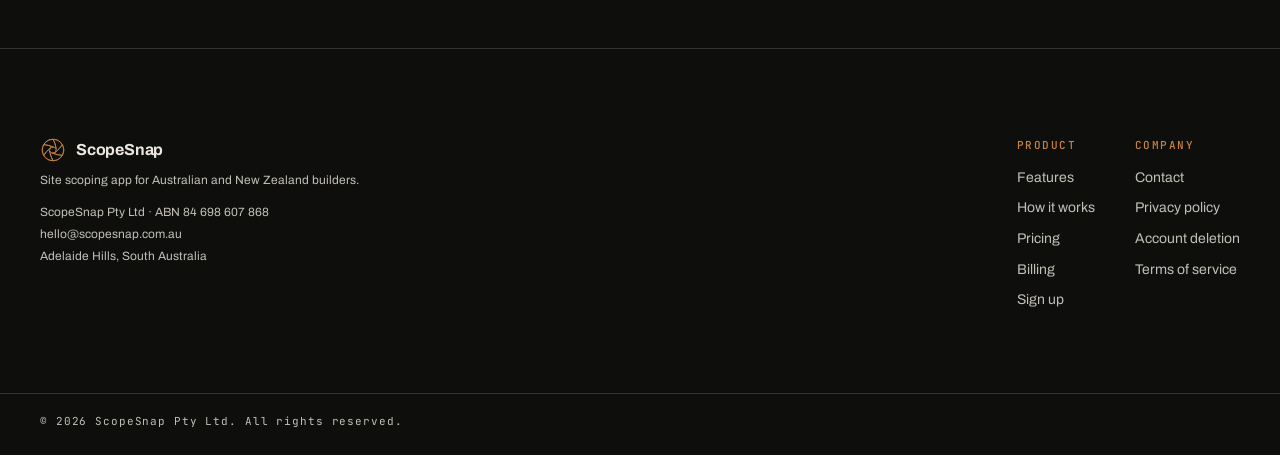
<file: privacy.html>
<!DOCTYPE html>
<html lang="en">
<head>
  <meta charset="UTF-8"/>
  <meta name="viewport" content="width=device-width, initial-scale=1.0"/>
  <title>Privacy Policy — ScopeSnap</title>
  <meta name="description" content="ScopeSnap privacy policy — how we collect, use and protect your data."/>
  <meta name="robots" content="noindex"/>
  <link rel="canonical" href="https://scopesnap.com.au/privacy"/>
  <meta property="og:title" content="Privacy Policy — ScopeSnap"/>
  <meta property="og:description" content="Read how ScopeSnap handles data, privacy and account information."/>
  <meta property="og:type" content="website"/>
  <meta property="og:url" content="https://scopesnap.com.au/privacy"/>
  <meta property="og:image" content="https://scopesnap.com.au/og.png?v=20261011rev1"/>
  <meta name="twitter:card" content="summary_large_image"/>
  <meta name="twitter:image" content="https://scopesnap.com.au/og.png?v=20261011rev1"/>
  <link rel="icon" type="image/svg+xml" href="/favicon.svg?v=20261011rev1"/>
  <link rel="apple-touch-icon" href="/apple-touch-icon.png?v=20261011rev1"/>
  <meta name="theme-color" content="#0E0E0D"/>
  <link rel="preconnect" href="https://fonts.googleapis.com"/>
  <link rel="preconnect" href="https://fonts.gstatic.com" crossorigin/>
  <link href="https://fonts.googleapis.com/css2?family=Archivo:wdth,wght@62..125,400..800&family=JetBrains+Mono:wght@400;500&family=Barlow+Condensed:wght@700;800&display=swap" rel="stylesheet"/>
  <link rel="stylesheet" href="/shared.css?v=17"/>
  <link rel="stylesheet" href="/brand-sync.css?v=20261014task5b"/>
  <link rel="stylesheet" href="/site-polish.css?v=20261014aa"/>
</head>
<body>

<nav id="nav">
  <div class="wrap nav-inner">
    <a href="/" class="logo" aria-label="ScopeSnap home">
      <div class="logo-icon">
        <svg xmlns="http://www.w3.org/2000/svg" viewBox="0 0 160 160" width="32" height="32">
          <path d="M80,14 A66,66 0 0,1 137.2,47 Q125,68 94,95 L100,73 Q93,31 80,14 Z" fill="none" stroke="#C49A3C" stroke-width="5" stroke-linejoin="round"/>
          <path d="M137.2,47 A66,66 0 0,1 137.2,113 Q112,112 72,98 L94,95 Q125,68 137.2,47 Z" fill="none" stroke="#C49A3C" stroke-width="5" stroke-linejoin="round"/>
          <path d="M137.2,113 A66,66 0 0,1 80,146 Q67,125 58,84 L72,98 Q112,112 137.2,113 Z" fill="none" stroke="#C49A3C" stroke-width="5" stroke-linejoin="round"/>
          <path d="M80,146 A66,66 0 0,1 22.8,113 Q35,92 66,65 L58,84 Q67,125 80,146 Z" fill="none" stroke="#C49A3C" stroke-width="5" stroke-linejoin="round"/>
          <path d="M22.8,113 A66,66 0 0,1 22.8,47 Q48,48 84,62 L66,65 Q35,92 22.8,113 Z" fill="none" stroke="#C49A3C" stroke-width="5" stroke-linejoin="round"/>
          <path d="M22.8,47 A66,66 0 0,1 80,14 Q93,35 100,73 L84,62 Q48,48 22.8,47 Z" fill="none" stroke="#C49A3C" stroke-width="5" stroke-linejoin="round"/>
          <circle cx="80" cy="80" r="66" fill="none" stroke="#C49A3C" stroke-width="5"/>
        </svg>
      </div>
      <div class="logo-name">ScopeSnap</div>
    </a>
    <ul class="nav-links" role="navigation">
      <li><a href="/how-it-works">How it works</a></li>
      <li><a href="/#reports">Reports</a></li><li><a href="/#pricing">Pricing</a></li>
      <li><a href="/contact">Contact</a></li>
      <li><a href="https://app.scopesnap.com.au/">Log in</a></li>
    </ul>
    <a href="https://app.scopesnap.com.au/?signup=1" class="btn-primary nav-cta" data-track="cta-start-trial">Start free trial <svg width="13" height="13" viewBox="0 0 24 24" fill="none" stroke="currentColor" stroke-width="2.5"><path d="M5 12h14M12 5l7 7-7 7"/></svg></a>
    <button class="menu-btn" id="menuBtn" aria-controls="mobileMenu" aria-label="Open menu" aria-expanded="false">
      <svg id="menuIcon" width="18" height="18" viewBox="0 0 24 24" fill="none" stroke="currentColor" stroke-width="2" stroke-linecap="round"><line x1="3" y1="6" x2="21" y2="6"/><line x1="3" y1="12" x2="21" y2="12"/><line x1="3" y1="18" x2="21" y2="18"/></svg>
    </button>
  </div>
</nav>
<div class="mobile-menu" id="mobileMenu" role="navigation">
  <a href="/how-it-works">How it works</a>
  <a href="/#reports">Reports</a>
  <a href="/#pricing">Pricing</a>
  <a href="/contact">Contact</a>
  <a href="https://app.scopesnap.com.au/">Log in</a>
  <a href="https://app.scopesnap.com.au/?signup=1" class="mobile-cta" data-track="cta-start-trial">Start free trial &#8594;</a>
</div>

<main>
  <section class="inner-hero">
    <div class="wrap">
      <div class="eyebrow">Legal</div>
      <h1>Privacy Policy</h1>
    </div>
  </section>
  <section class="section" style="padding-top:0;">
    <div class="wrap">
      <div class="inner-content">
        <p class="inner-updated">Last updated: 30 October 2026 · Version 2026-10-30.1</p>

        <h2>Overview</h2>
        <p>ScopeSnap Pty Ltd (ABN 84 698 607 868), based in South Australia, operates ScopeSnap ("we", "us", "our"). This policy explains how we handle personal information through our website at scopesnap.com.au, our web application and our mobile apps.</p>
        <p>Contact <a href="mailto:hello@scopesnap.com.au">hello@scopesnap.com.au</a> with privacy questions or requests. Permission for AI processing is requested separately in the app; this policy does not replace that choice.</p>

        <h2>Information we collect</h2>
        <ul>
          <li><strong>Accounts and teams:</strong> your name, email, password used for authentication, company name, role, avatar initials, account identifiers, team membership and records of legal acceptance and AI consent.</li>
          <li><strong>Jobs and files:</strong> client names and contact details, site addresses, job notes, measurements, answers, appointments, photos, plans and PDFs, other attachments, transcripts and generated reports. Files can contain personal information and embedded metadata; do not assume location metadata is removed from every upload.</li>
          <li><strong>Voice features:</strong> audio you choose to record for transcription and the resulting text. Other audio or video files you attach to a job can also be stored as job files.</li>
          <li><strong>Billing:</strong> subscription and trial status, plan, billing identifiers and payment event records. Stripe handles payment card details directly; ScopeSnap does not store full card numbers. An account may be created with Stripe during signup before any purchase.</li>
          <li><strong>Security and operation:</strong> IP addresses, browser or device information, login sessions, last activity, job change records, feature usage counters, request limits and technical error logs. We use these to operate the service, investigate failures and detect abuse or account sharing.</li>
          <li><strong>Communications:</strong> your name, email, enquiry or support message and delivery records when you contact us or we send account, trial or service emails.</li>
        </ul>
        <p>Account information is needed to register and operate your account. You choose which optional capture features and files to use. Camera, photo access and microphone permissions can be managed in your device settings. The app uses addresses you type for address suggestions; it does not request GPS location through a device location permission.</p>

        <p>We collect most information directly from you or your company’s administrator, for example when you sign up, are invited to a team, capture a job or contact us. Some information is collected automatically from your device and browser when you use the website and app, and some comes from service providers, such as our payment processor confirming your subscription status.</p>
        <p>Because the service relies on a named account, it isn’t practicable to use ScopeSnap anonymously or under a pseudonym. You can send us a general enquiry without giving your full name.</p>
        <p>ScopeSnap is a business tool and is not intended for anyone under 18. We don’t knowingly collect personal information from children.</p>

        <h2>Your clients' information</h2>
        <p>Only upload information you are entitled to use, and tell clients and other people whose information appears in a job how it will be handled. Avoid including unrelated sensitive information in photos, recordings or documents. Job content is available to authorised users of your company workspace and to providers needed to store or process it.</p>

        <h2>How we use and disclose information</h2>
        <p>We use information to manage accounts and teams, save and synchronise jobs, create reports, provide AI features you approve, manage subscriptions and trials, deliver communications, respond to requests, maintain security and improve reliability. Trial emails may include reminders and invitations to choose a plan. Use the unsubscribe link in a promotional email to stop further trial tips and promotional messages without signing in. Essential account, security and billing emails continue. You can also contact <a href="mailto:hello@scopesnap.com.au">hello@scopesnap.com.au</a>; essential account and security messages may still be needed.</p>
        <p>We do not sell your personal information. We disclose relevant information to the providers described below, to recipients you choose when sharing or exporting, and where required or permitted by law. If you enable a calendar subscription or share a report, the receiving service or person can receive the job details included in it. Keep calendar subscription links private because possession of a valid link allows access to its feed.</p>

        <h2>AI processing and your choice</h2>
        <p>With your AI consent, <strong>OpenAI</strong> receives recorded audio for transcription. <strong>Anthropic</strong> receives the relevant text, notes, photos or plan content for features such as scope generation, photo descriptions, transcript cleanup and plan extraction. Content can include client information that you put in the job. Results are returned to ScopeSnap and may be saved with the job.</p>
        <p>You can withdraw consent in <strong>Profile Settings</strong> to stop future AI requests through the app. Withdrawal does not itself delete existing job content or undo requests already processed. You can continue using non-AI features and request deletion separately.</p>
        <p>ScopeSnap does not train its own AI models on your job content. We use commercial APIs. Both providers state that API inputs and outputs are not used to train their models by default; voluntary data-sharing, feedback or separate agreements can change that treatment. See <a href="https://privacy.claude.com/en/articles/7996868-is-my-data-used-for-model-training" target="_blank" rel="noopener noreferrer">Anthropic's commercial training rules</a> and <a href="https://developers.openai.com/api/docs/guides/your-data" target="_blank" rel="noopener noreferrer">OpenAI's API data controls</a>.</p>
        <p><strong>Photos, plans and scope text:</strong> Anthropic's published standard API policy provides for deletion of inputs and outputs within 30 days, with exceptions including safety enforcement, legal requirements and separately agreed arrangements. Flagged content can be retained longer. See <a href="https://privacy.claude.com/en/articles/7996866-how-long-do-you-store-my-organization-s-data" target="_blank" rel="noopener noreferrer">Anthropic's commercial retention policy</a>. We do not promise that ScopeSnap has an approved zero-data-retention arrangement.</p>
        <p><strong>Voice transcription:</strong> OpenAI's published controls list no abuse-monitoring retention or application-state retention for the audio transcription endpoint used by ScopeSnap. This describes that endpoint's content handling, not all provider account, billing or security records. Transcripts subsequently processed by Anthropic and results saved in ScopeSnap have their own retention rules.</p>
        <p>ScopeSnap sends audio with a neutral filename and processes photos and plans within individual AI requests, without creating a separate provider file library. Uploaded content may still contain personal information or embedded metadata. Deleting a job or withdrawing consent does not recall requests already processed by providers.</p>

        <h2>Storage, security and local copies</h2>
        <p>Our main database, used for accounts, authentication and job file storage, is hosted in <strong>Japan</strong>. Job files use private storage with access controls. Our website and application services are hosted by a cloud hosting provider. Connections to our cloud services use HTTPS/TLS; this is not end-to-end encryption that prevents the service or its processing providers from accessing content.</p>
        <p>The app also keeps local copies of jobs and account data, login information and queued changes or uploads on your device so it can recover work and synchronise it. These copies are subject to your device and browser security. Do not clear app storage or uninstall while work is waiting to upload. Signing out attempts to clear local account caches, but files you export or save elsewhere remain under your control.</p>
        <p>Voice-note recordings are held temporarily by the app for transcription and retry, rather than stored as a permanent ScopeSnap voice archive. Saved transcripts and audio files you deliberately attach to jobs are separate stored content. We take reasonable steps to protect information, but no service can guarantee absolute security.</p>

        <h2>Providers and overseas processing</h2>
        <p>ScopeSnap is Australian operated, but its services are not exclusively hosted in Australia. Our main database is hosted in Japan. Other providers may process information in the United States and other countries in which they or their subprocessors operate. Their processing locations and retention rules can differ from our database region.</p>
        <ul>
          <li><strong>Database and storage provider:</strong> database, authentication, login sessions and file storage.</li>
          <li><strong>Hosting provider:</strong> website and application hosting, requests and technical logs; website usage analytics on the homepage and How it works page.</li>
          <li><strong>Anthropic and OpenAI:</strong> the AI processing described above.</li>
          <li><strong>Stripe:</strong> customer and subscription administration and payment processing. See <a href="https://stripe.com/au/privacy" target="_blank" rel="noopener">Stripe's privacy policy</a>.</li>
          <li><strong>Email delivery provider:</strong> account, invitation, trial, support and operational emails, including recipients, relevant message content and delivery information. Our website contact form sends your name, email, selected topic and message through our server and this provider to hello@scopesnap.com.au for general enquiries and support@scopesnap.com.au for support requests. Your email is used as the reply address.</li>
          <li><strong>Google Places:</strong> address text is sent as you type, with a random session token, to obtain address suggestions where the feature is supported. This request does not include your client name, contact details, account ID or device GPS location. Google may retain searches and related service data to provide and improve its products and services under the <a href="https://policies.google.com/privacy" target="_blank" rel="noopener noreferrer">Google Privacy Policy</a>. We do not promise a fixed Google deletion period or processing only on our behalf. You can select “Enter address manually” before typing to stop address-search requests for that entry. Switching later stops further searches, but does not recall requests already sent. ScopeSnap saves the address you confirm with the job, not a separate search-history or suggestion list. A web font provider also serves fonts on our website and may receive ordinary web request information.</li>
          <li><strong>Bot-protection provider (Cloudflare Turnstile):</strong> signup security checks using IP addresses, connection fingerprints, browser information and website signals. Cloudflare processes these to protect our service and also to improve its own bot detection. See the <a href="https://www.cloudflare.com/turnstile-privacy-policy/" target="_blank" rel="noopener noreferrer">Turnstile Privacy Addendum</a>.</li>
          <li><strong>Rate-limiting provider:</strong> where configured, request and signup rate limiting using account identifiers, email addresses, IP addresses and short-lived counters. Website contact-form limits use hashed email and IP identifiers with expiring counters; they do not store the enquiry message in the rate-limit service.</li>
        </ul>
        <p>We assess provider privacy and security arrangements for overseas processing and comply with applicable Australian privacy obligations. Where New Zealand privacy law applies, we also consider the Privacy Act 2020, including Information Privacy Principle 12 when personal information is disclosed to overseas recipients for their own purposes. Offshore processing by service providers acting solely on our behalf is assessed according to its actual legal character and contractual protections. Contact us for questions about a particular provider or disclosure.</p>

        <h2>Data retention</h2>
        <p>We retain account and job information to provide the service, handle requests and meet applicable obligations. Deleting content or an account follows the applicable deletion process; provider backups, security logs and legally required records may have separate retention schedules. Paid plans include a company storage allowance covering photos and other uploaded files. While your paid subscription continues, photos do not expire after a fixed number of months. Reaching or exceeding an allowance pauses new uploads without automatically deleting existing files. For paid subscriptions ending after this policy update takes effect, we retain company job records, photos and uploaded files for 30 days after paid access actually ends. Cancelling renewal does not start this period while paid access continues. Reactivate before the deadline to keep the data, or email hello@scopesnap.com.au promptly during the period to request an export; paid app features are not available during the grace period. We email the company administrator when the period starts and send a reminder before scheduled deletion. Cleanup occurs after the deadline and may take longer if a notice, payment check or cleanup attempt is delayed. Removing an extra-storage add-on alone does not start this period. Your login account, membership and legally retained billing records are separate; request account deletion if you also want your account removed. Cancelling a subscription does not itself request account deletion; contact us if you need particular information removed.</p>
        <p>Retention varies by record type. Trial-prevention hashes, email-preference records and redacted billing events currently have no automatic expiry, as explained below. We do not promise that every copy held by every provider disappears immediately when you delete a job or withdraw AI consent.</p>

        <p><strong>Website enquiries:</strong> messages and replies can exist in our email delivery provider's records and in email mailboxes. We do not create a separate contact-form archive in the app database. Website enquiries are separate from your ScopeSnap account, so deleting an app account does not automatically remove that correspondence. Contact us to request its deletion; we may retain information needed to resolve your request or meet legal obligations. Email-provider records and backups may have separate retention schedules.</p>

        <h2 id="account-deletion">Account and data deletion</h2>
        <p>You can request deletion in the app under <strong>Profile Settings → Delete account</strong>, or by emailing <a href="mailto:support@scopesnap.com.au">support@scopesnap.com.au</a> without signing in or reinstalling the app. See our <a href="/delete-account">account-deletion page</a> for the request steps and full details.</p>
        <p>Administrator deletion removes the whole company workspace and all its members; other team members delete only their own account and profile, while company content remains. Once a request is processed, affected accounts are locked immediately and data is scheduled for deletion after 30 days, unless immediate deletion is requested.</p>
        <p>Deletion has limited retention exceptions: the hashed trial email and claim date used to prevent repeat free trials, email-preference records (a hashed email identifier, unsubscribe token and preference timestamps) used to honour opt-outs, and remaining redacted billing event records currently have no automatic expiry. Email preferences survive account deletion so creating another account does not silently restart promotional emails. Payment and accounting records may be retained where required by law; provider-held records and backups may follow separate schedules. The <a href="/delete-account">account-deletion page</a> explains what remains and how to contact us about specific personal information.</p>

        <h2>Website cookies and similar technology</h2>
        <p>The app uses browser storage for authentication, settings, cached work and pending uploads. The homepage and How it works page use our hosting provider’s website analytics to measure visits and clicks on “Start free trial”. Its statistics can include page URLs, referrers, filtered query parameters, approximate location, browser and device information. The provider describes this service as using a request-derived visitor hash rather than third-party cookies, with visitor sessions discarded after 24 hours. This is not a 24-hour deletion promise for all analytics statistics or hosting logs. Our contact and app help/legal pages do not include this analytics script. The website’s font requests are separate from analytics and also occur on the app help/legal pages. Website fonts, forms and security services receive information needed to answer requests or perform their functions and may use their own storage or security mechanisms. Blocking storage or security services can prevent signup, login or recovery of unsynchronised work.</p>

        <h2>Access, correction and complaints</h2>
        <p>You can ask us to access, correct or delete personal information, obtain a copy of your information, or stop promotional communications. We may need to verify your identity and consider other people's information and legal retention requirements before completing a request.</p>
        <p>Send requests and complaints to <a href="mailto:hello@scopesnap.com.au">hello@scopesnap.com.au</a>. We aim to respond within 30 days. If you are dissatisfied with our handling of a privacy complaint, you can contact the <a href="https://www.oaic.gov.au" target="_blank" rel="noopener">Office of the Australian Information Commissioner</a> or call 1300 363 992. If New Zealand privacy law applies to your information, you may also make a complaint to the <a href="https://www.privacy.org.nz/" target="_blank" rel="noopener noreferrer">New Zealand Office of the Privacy Commissioner</a>.</p>

        <h2>Automated checks</h2>
        <p>Some security and usage controls run automatically, such as bot protection at signup, request rate limits, plan usage limits and checks that prevent repeat free trials. These can block a particular request, upload or signup attempt. AI features draft content for you to review; we do not use them to make decisions about you.</p>

        <h2>Data breaches</h2>
        <p>We investigate suspected breaches and take steps to contain them. Where notification is required under the applicable Notifiable Data Breaches scheme, we will notify affected people and the OAIC.</p>

        <h2>Changes to this policy</h2>
        <p>We may update this policy as the service changes. We will notify active users of significant changes by email or through the app. The date and version above identify this policy.</p>

        <h2>Contact</h2>
        <p>ScopeSnap Pty Ltd · ABN 84 698 607 868 · South Australia<br/><a href="mailto:hello@scopesnap.com.au">hello@scopesnap.com.au</a></p>
      </div>
    </div>
  </section>
</main>

<footer>
  <div class="wrap footer-inner">
    <div class="footer-left">
      <a href="/" class="footer-logo">
        <svg xmlns="http://www.w3.org/2000/svg" viewBox="0 0 160 160" width="26" height="26">
          <path d="M80,14 A66,66 0 0,1 137.2,47 Q125,68 94,95 L100,73 Q93,31 80,14 Z" fill="none" stroke="#C49A3C" stroke-width="5" stroke-linejoin="round"/>
          <path d="M137.2,47 A66,66 0 0,1 137.2,113 Q112,112 72,98 L94,95 Q125,68 137.2,47 Z" fill="none" stroke="#C49A3C" stroke-width="5" stroke-linejoin="round"/>
          <path d="M137.2,113 A66,66 0 0,1 80,146 Q67,125 58,84 L72,98 Q112,112 137.2,113 Z" fill="none" stroke="#C49A3C" stroke-width="5" stroke-linejoin="round"/>
          <path d="M80,146 A66,66 0 0,1 22.8,113 Q35,92 66,65 L58,84 Q67,125 80,146 Z" fill="none" stroke="#C49A3C" stroke-width="5" stroke-linejoin="round"/>
          <path d="M22.8,113 A66,66 0 0,1 22.8,47 Q48,48 84,62 L66,65 Q35,92 22.8,113 Z" fill="none" stroke="#C49A3C" stroke-width="5" stroke-linejoin="round"/>
          <path d="M22.8,47 A66,66 0 0,1 80,14 Q93,35 100,73 L84,62 Q48,48 22.8,47 Z" fill="none" stroke="#C49A3C" stroke-width="5" stroke-linejoin="round"/>
          <circle cx="80" cy="80" r="66" fill="none" stroke="#C49A3C" stroke-width="5"/>
        </svg>
        <span>ScopeSnap</span>
      </a>
      <p class="footer-tagline">Site scoping app for Australian and New Zealand builders.</p>
      <div class="so-footer-details">
        <p>ScopeSnap Pty Ltd · ABN 84 698 607 868</p>
        <a href="mailto:hello@scopesnap.com.au">hello@scopesnap.com.au</a>
        <p>Adelaide Hills, South Australia</p>
      </div>
    </div>
    <div class="footer-links">
      <div class="footer-col">
        <div class="footer-col-title">Product</div>
        <a href="/#features">Features</a>
        <a href="/how-it-works">How it works</a>
        <a href="/#pricing">Pricing</a>
        <a href="/billing">Billing</a>
        <a href="https://app.scopesnap.com.au/?signup=1">Sign up</a>
      </div>
      <div class="footer-col">
        <div class="footer-col-title">Company</div>
        <a href="/contact">Contact</a>
        <a href="/privacy">Privacy policy</a>
      <a href="/delete-account">Account deletion</a>
        <a href="/terms">Terms of service</a>
      </div>
    </div>
  </div>
  <div class="wrap footer-bottom">
    <span>&#169; <span id="year"></span> ScopeSnap Pty Ltd. All rights reserved.</span>
  </div>
</footer>
<script src="/shared.js?v=12"></script>
</body>
</html>
</file>
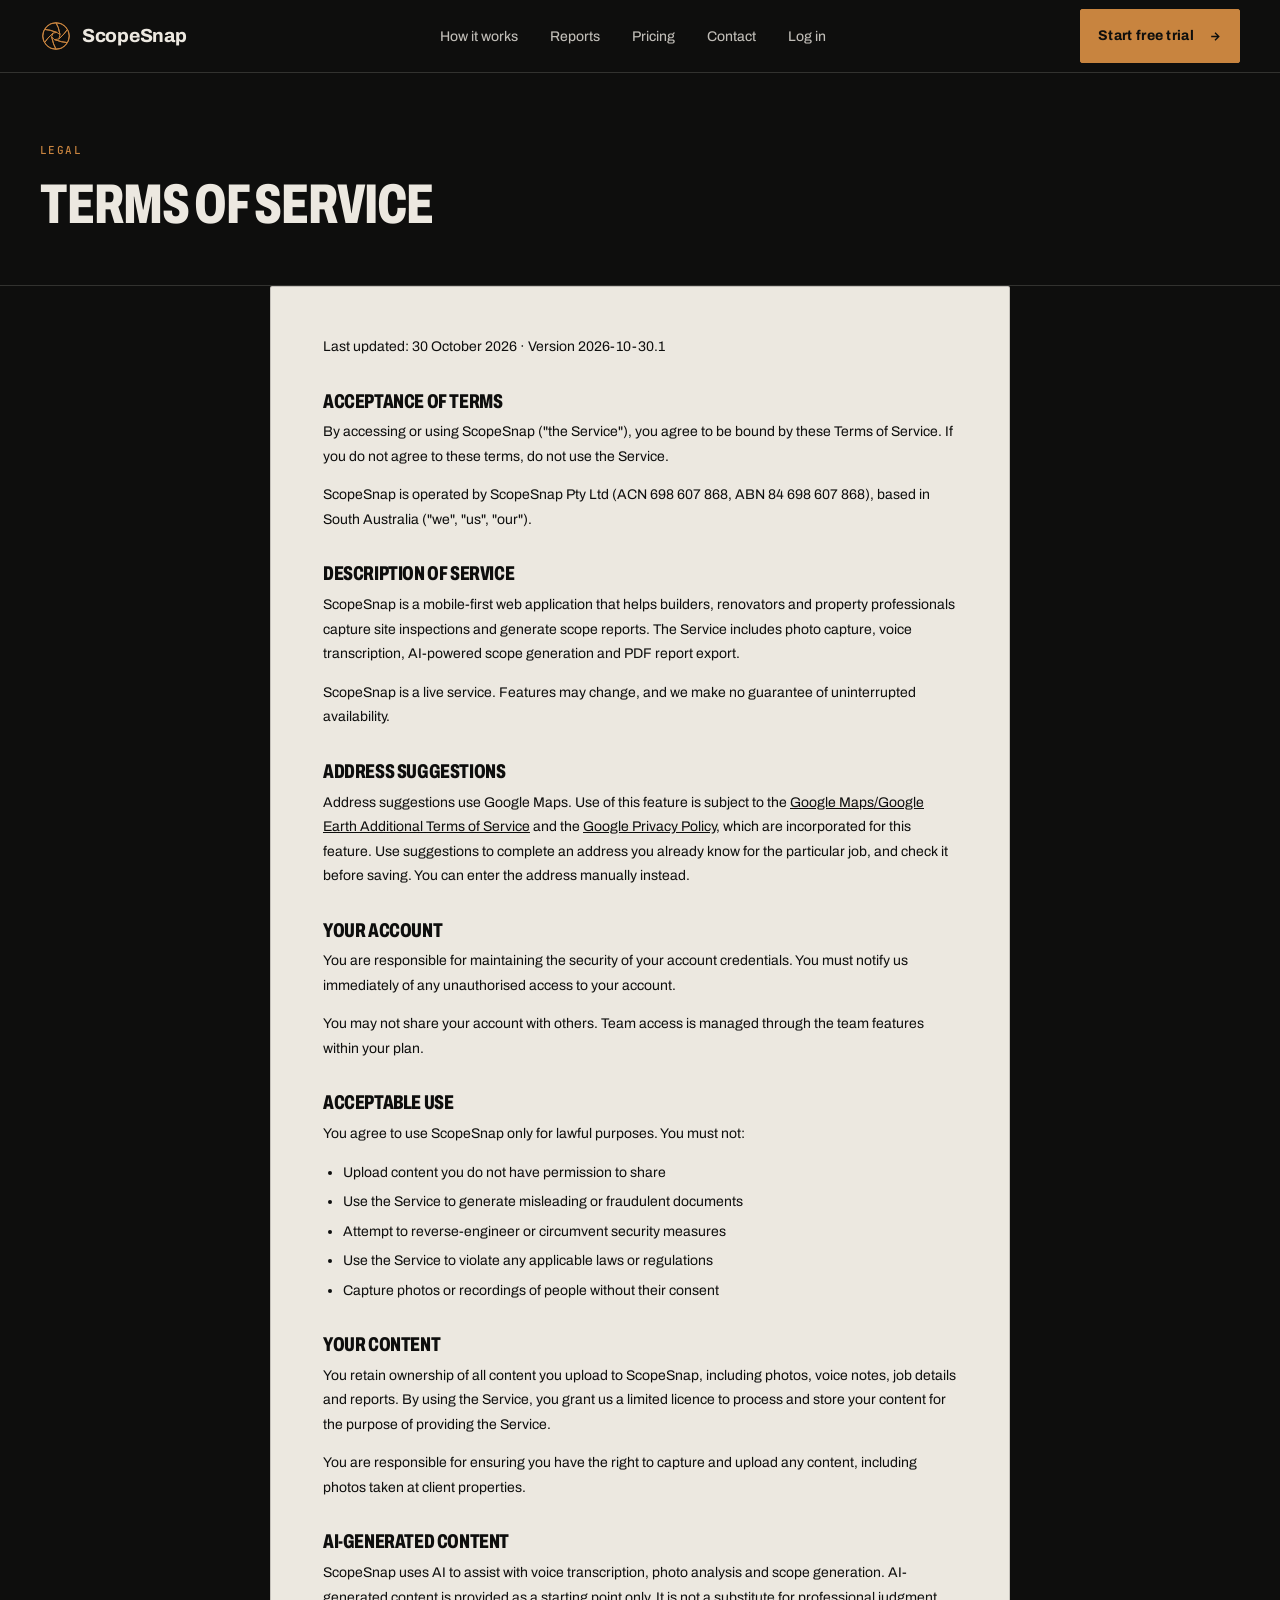
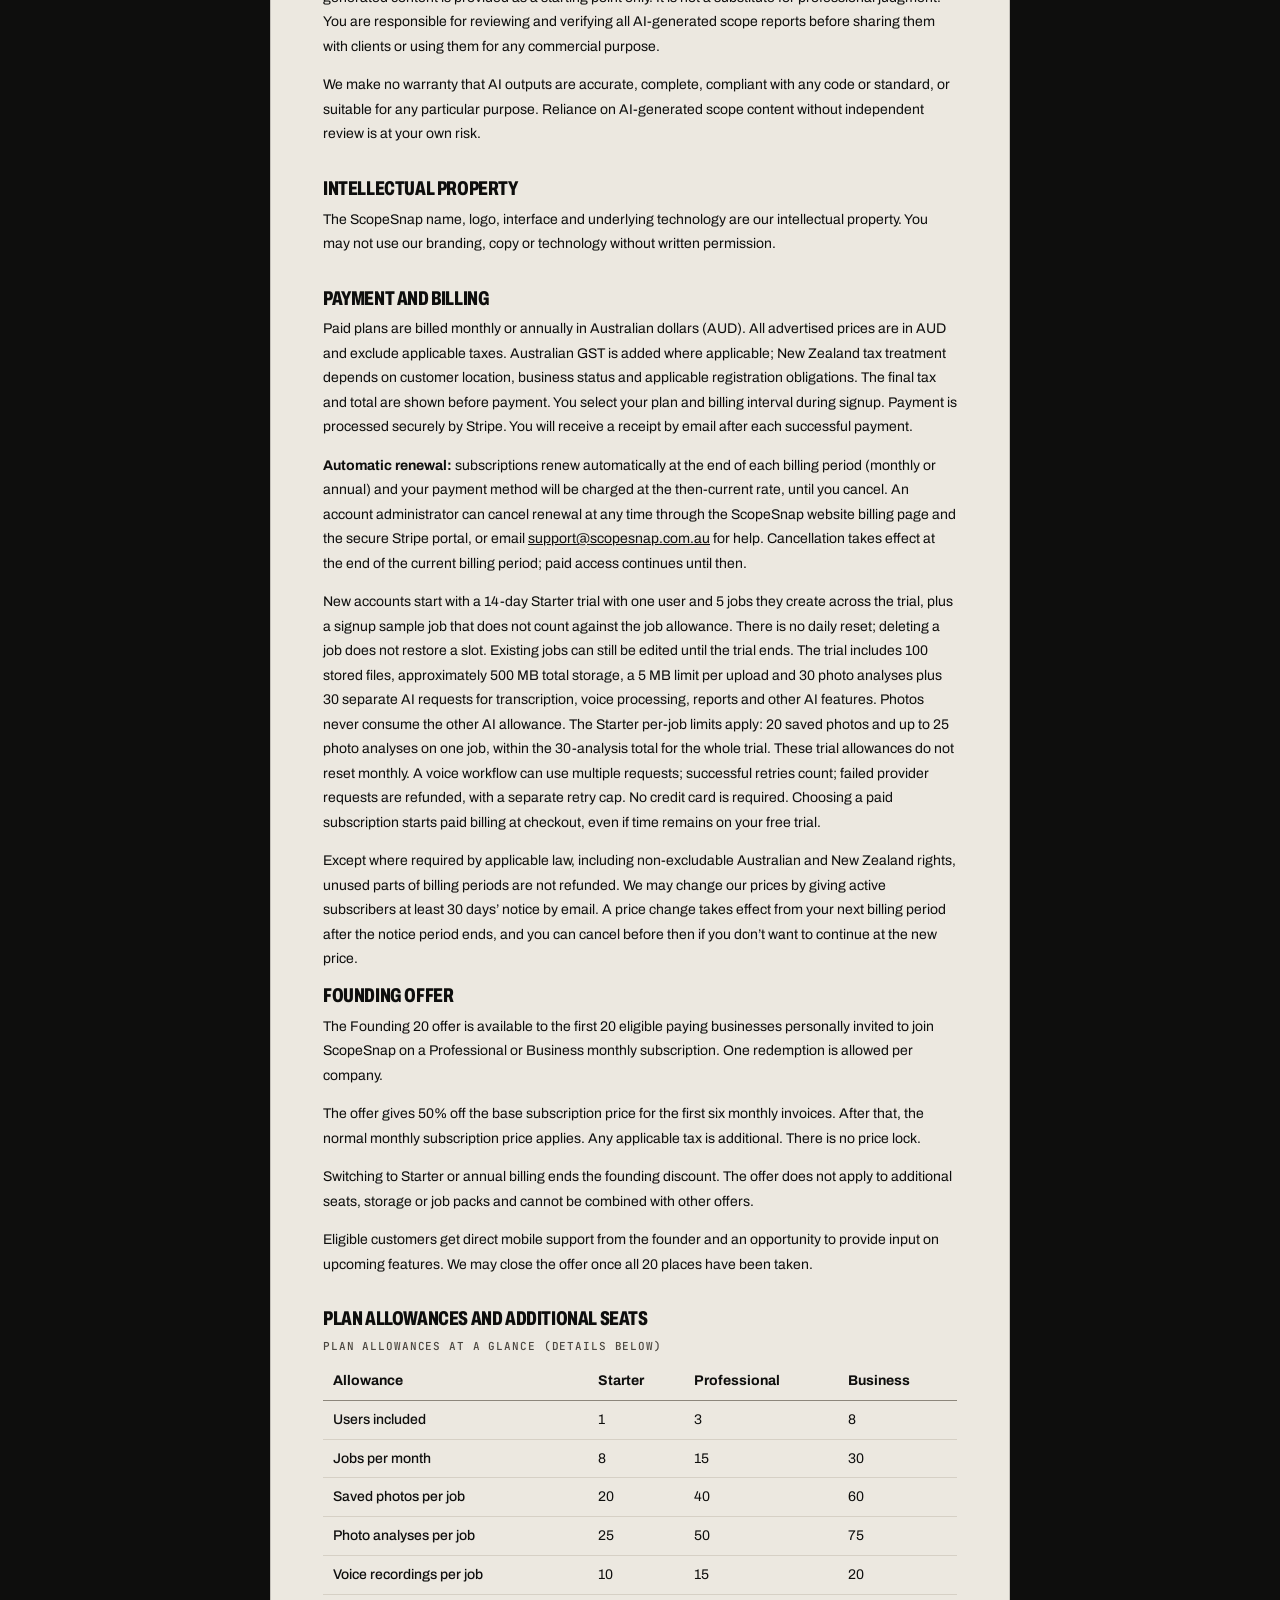
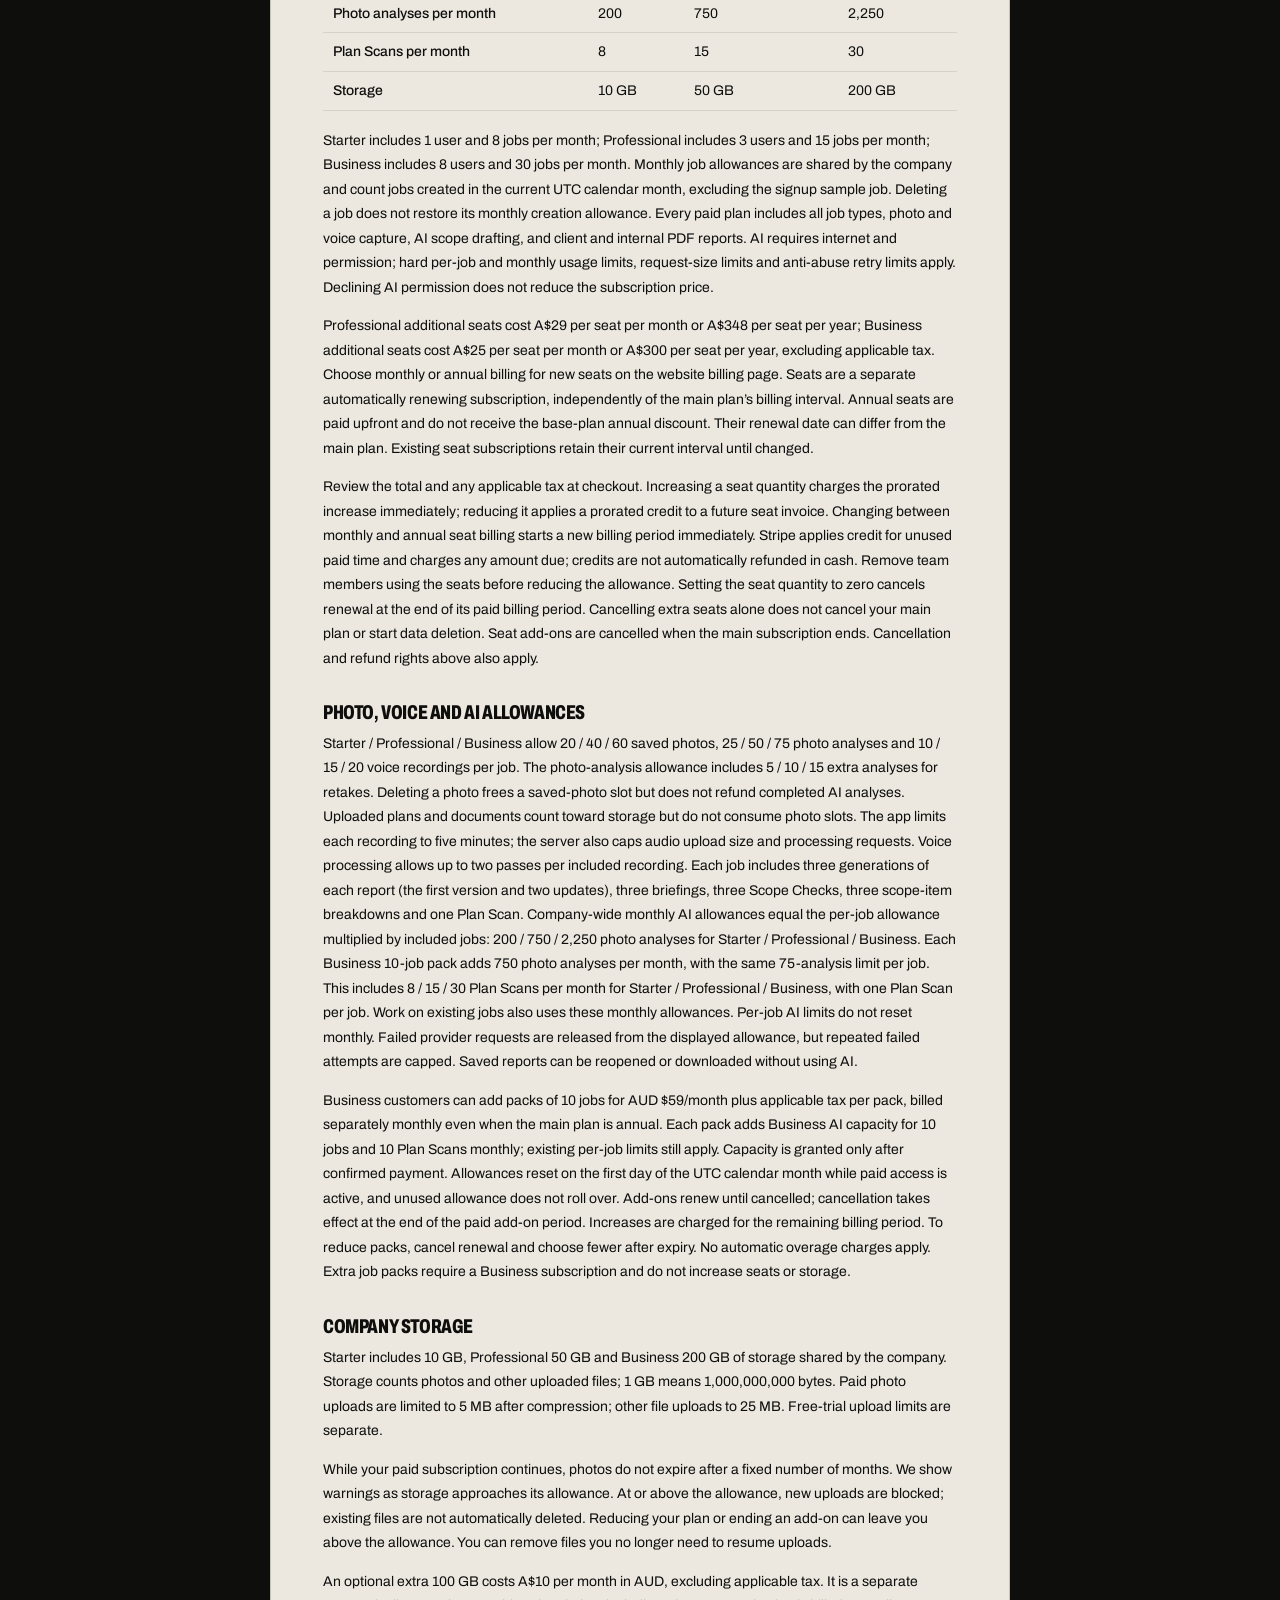
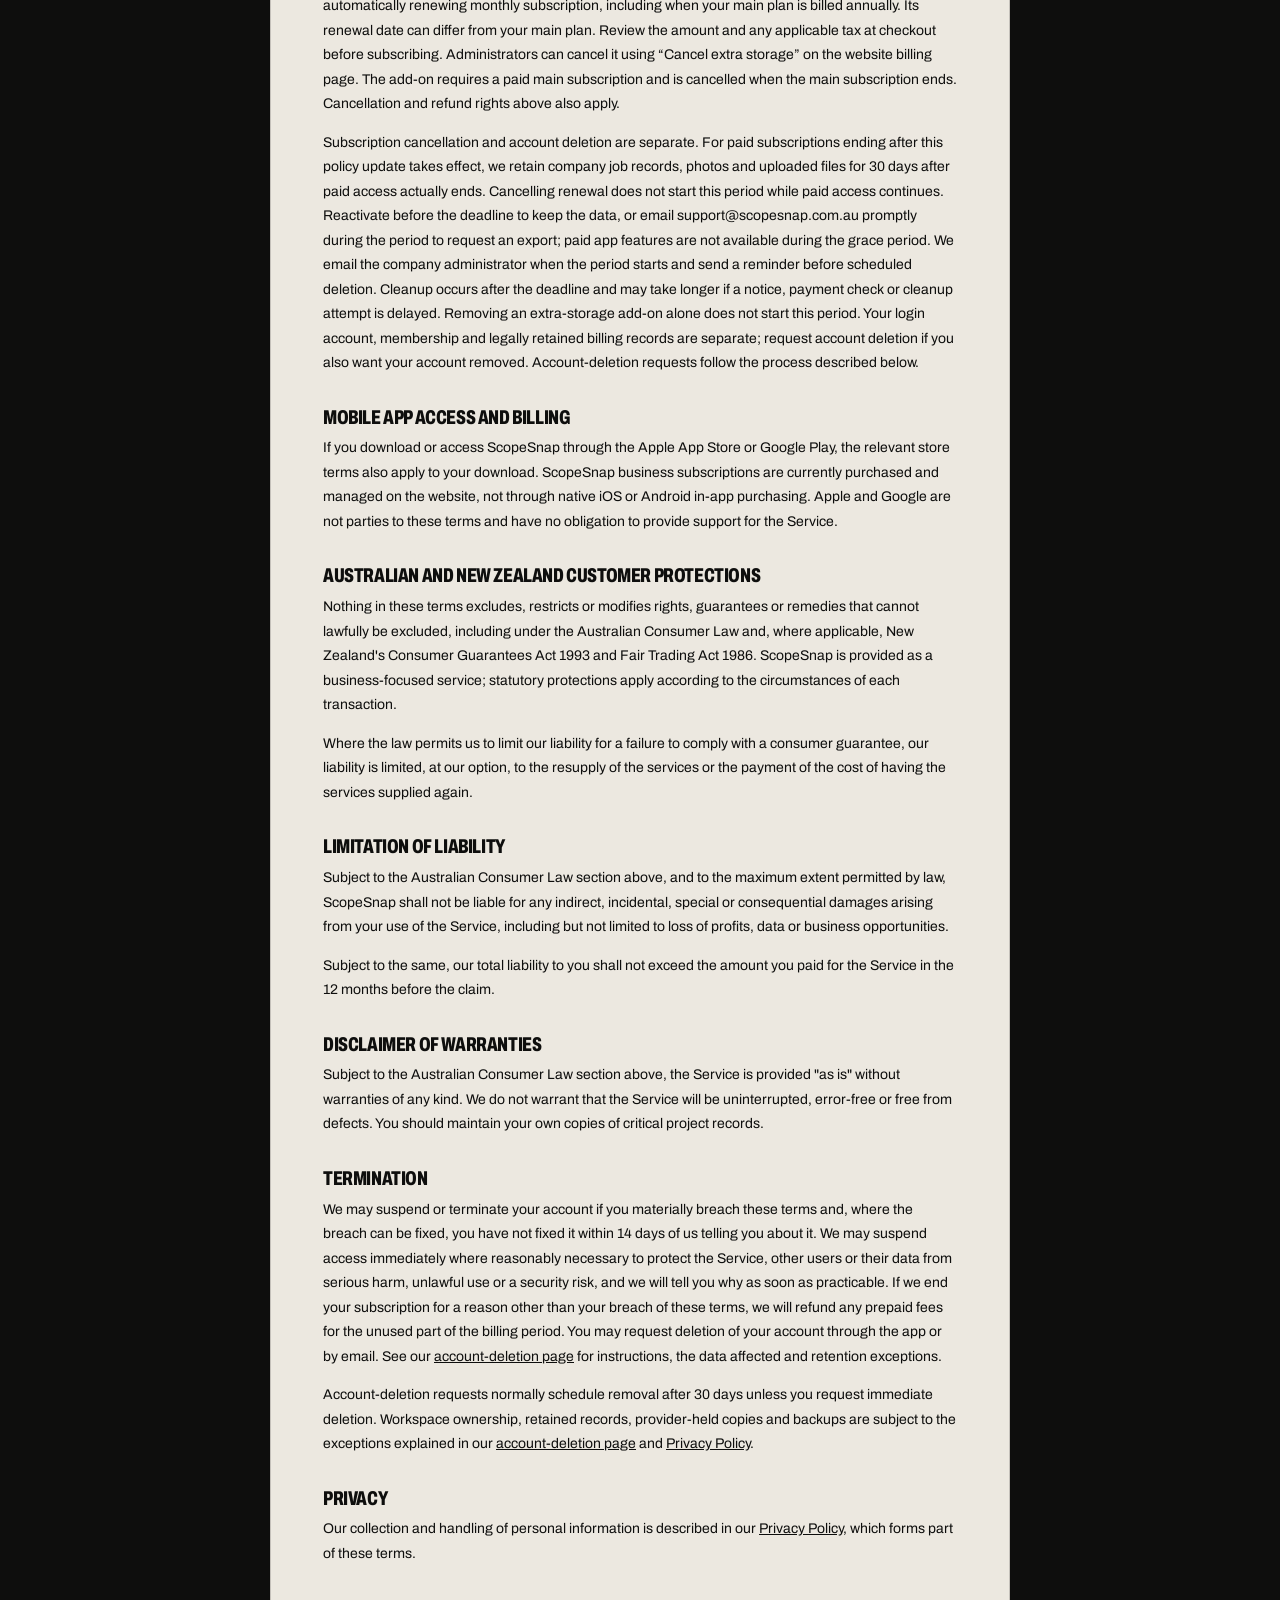
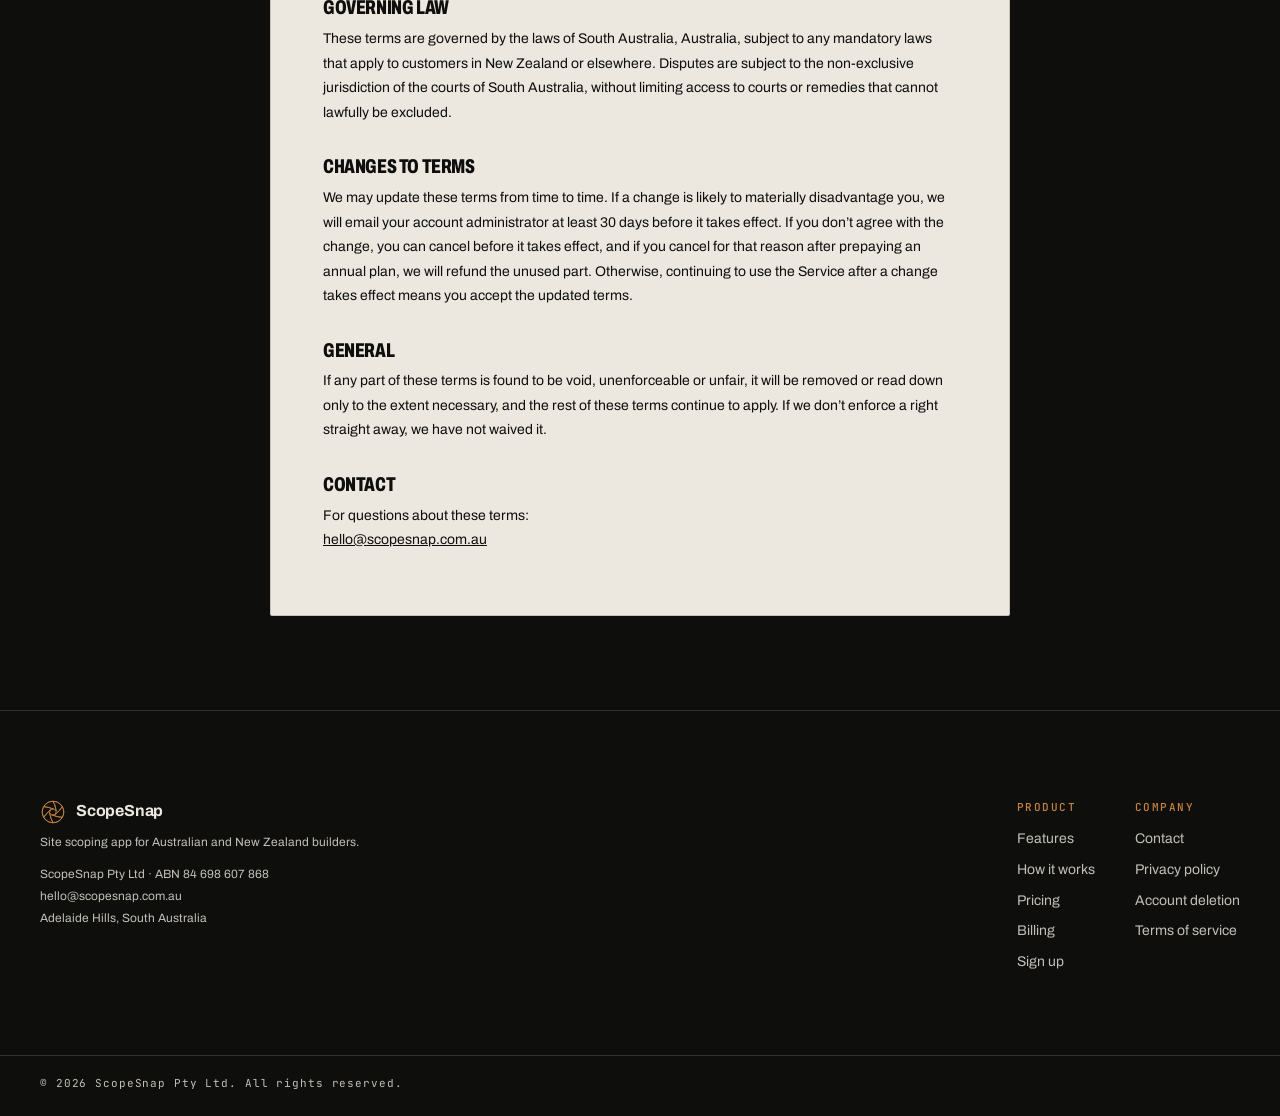
<file: terms.html>
<!DOCTYPE html>
<html lang="en">
<head>
  <meta charset="UTF-8"/>
  <meta name="viewport" content="width=device-width, initial-scale=1.0"/>
  <title>Terms of Service — ScopeSnap</title>
  <meta name="description" content="ScopeSnap terms of service."/>
  <meta name="robots" content="noindex"/>
  <link rel="canonical" href="https://scopesnap.com.au/terms"/>
  <meta property="og:title" content="Terms of Service — ScopeSnap"/>
  <meta property="og:description" content="Read the ScopeSnap terms of service, trial terms and plan conditions."/>
  <meta property="og:type" content="website"/>
  <meta property="og:url" content="https://scopesnap.com.au/terms"/>
  <meta property="og:image" content="https://scopesnap.com.au/og.png?v=20261011rev1"/>
  <meta name="twitter:card" content="summary_large_image"/>
  <meta name="twitter:image" content="https://scopesnap.com.au/og.png?v=20261011rev1"/>
  <link rel="icon" type="image/svg+xml" href="/favicon.svg?v=20261011rev1"/>
  <link rel="apple-touch-icon" href="/apple-touch-icon.png?v=20261011rev1"/>
  <meta name="theme-color" content="#0E0E0D"/>
  <link rel="preconnect" href="https://fonts.googleapis.com"/>
  <link rel="preconnect" href="https://fonts.gstatic.com" crossorigin/>
  <link href="https://fonts.googleapis.com/css2?family=Archivo:wdth,wght@62..125,400..800&family=JetBrains+Mono:wght@400;500&family=Barlow+Condensed:wght@700;800&display=swap" rel="stylesheet"/>
  <link rel="stylesheet" href="/shared.css?v=17"/>
  <link rel="stylesheet" href="/brand-sync.css?v=20261014task5b"/>
  <link rel="stylesheet" href="/site-polish.css?v=20261014aa"/>
</head>
<body>

<nav id="nav">
  <div class="wrap nav-inner">
    <a href="/" class="logo" aria-label="ScopeSnap home">
      <div class="logo-icon">
        <svg xmlns="http://www.w3.org/2000/svg" viewBox="0 0 160 160" width="32" height="32">
          <path d="M80,14 A66,66 0 0,1 137.2,47 Q125,68 94,95 L100,73 Q93,31 80,14 Z" fill="none" stroke="#C49A3C" stroke-width="5" stroke-linejoin="round"/>
          <path d="M137.2,47 A66,66 0 0,1 137.2,113 Q112,112 72,98 L94,95 Q125,68 137.2,47 Z" fill="none" stroke="#C49A3C" stroke-width="5" stroke-linejoin="round"/>
          <path d="M137.2,113 A66,66 0 0,1 80,146 Q67,125 58,84 L72,98 Q112,112 137.2,113 Z" fill="none" stroke="#C49A3C" stroke-width="5" stroke-linejoin="round"/>
          <path d="M80,146 A66,66 0 0,1 22.8,113 Q35,92 66,65 L58,84 Q67,125 80,146 Z" fill="none" stroke="#C49A3C" stroke-width="5" stroke-linejoin="round"/>
          <path d="M22.8,113 A66,66 0 0,1 22.8,47 Q48,48 84,62 L66,65 Q35,92 22.8,113 Z" fill="none" stroke="#C49A3C" stroke-width="5" stroke-linejoin="round"/>
          <path d="M22.8,47 A66,66 0 0,1 80,14 Q93,35 100,73 L84,62 Q48,48 22.8,47 Z" fill="none" stroke="#C49A3C" stroke-width="5" stroke-linejoin="round"/>
          <circle cx="80" cy="80" r="66" fill="none" stroke="#C49A3C" stroke-width="5"/>
        </svg>
      </div>
      <div class="logo-name">ScopeSnap</div>
    </a>
    <ul class="nav-links" role="navigation">
      <li><a href="/how-it-works">How it works</a></li>
      <li><a href="/#reports">Reports</a></li><li><a href="/#pricing">Pricing</a></li>
      <li><a href="/contact">Contact</a></li>
      <li><a href="https://app.scopesnap.com.au/">Log in</a></li>
    </ul>
    <a href="https://app.scopesnap.com.au/?signup=1" class="btn-primary nav-cta" data-track="cta-start-trial">Start free trial <svg width="13" height="13" viewBox="0 0 24 24" fill="none" stroke="currentColor" stroke-width="2.5"><path d="M5 12h14M12 5l7 7-7 7"/></svg></a>
    <button class="menu-btn" id="menuBtn" aria-controls="mobileMenu" aria-label="Open menu" aria-expanded="false">
      <svg id="menuIcon" width="18" height="18" viewBox="0 0 24 24" fill="none" stroke="currentColor" stroke-width="2" stroke-linecap="round"><line x1="3" y1="6" x2="21" y2="6"/><line x1="3" y1="12" x2="21" y2="12"/><line x1="3" y1="18" x2="21" y2="18"/></svg>
    </button>
  </div>
</nav>
<div class="mobile-menu" id="mobileMenu" role="navigation">
  <a href="/how-it-works">How it works</a>
  <a href="/#reports">Reports</a>
  <a href="/#pricing">Pricing</a>
  <a href="/contact">Contact</a>
  <a href="https://app.scopesnap.com.au/">Log in</a>
  <a href="https://app.scopesnap.com.au/?signup=1" class="mobile-cta" data-track="cta-start-trial">Start free trial &#8594;</a>
</div>
<main>
  <section class="inner-hero">
    <div class="wrap">
      <div class="eyebrow">Legal</div>
      <h1>Terms of Service</h1>
    </div>
  </section>
  <section class="section" style="padding-top:0;">
    <div class="wrap">
      <div class="inner-content">
        <p class="inner-updated">Last updated: 30 October 2026 · Version 2026-10-30.1</p>

        <h2>Acceptance of terms</h2>
        <p>By accessing or using ScopeSnap ("the Service"), you agree to be bound by these Terms of Service. If you do not agree to these terms, do not use the Service.</p>
        <p>ScopeSnap is operated by ScopeSnap Pty Ltd (ACN 698 607 868, ABN 84 698 607 868), based in South Australia ("we", "us", "our").</p>

        <h2>Description of service</h2>
        <p>ScopeSnap is a mobile-first web application that helps builders, renovators and property professionals capture site inspections and generate scope reports. The Service includes photo capture, voice transcription, AI-powered scope generation and PDF report export.</p>
        <p>ScopeSnap is a live service. Features may change, and we make no guarantee of uninterrupted availability.</p>

        <h2>Address suggestions</h2>
        <p>Address suggestions use Google Maps. Use of this feature is subject to the <a href="https://maps.google.com/help/terms_maps/" target="_blank" rel="noopener noreferrer">Google Maps/Google Earth Additional Terms of Service</a> and the <a href="https://policies.google.com/privacy" target="_blank" rel="noopener noreferrer">Google Privacy Policy</a>, which are incorporated for this feature. Use suggestions to complete an address you already know for the particular job, and check it before saving. You can enter the address manually instead.</p>

        <h2>Your account</h2>
        <p>You are responsible for maintaining the security of your account credentials. You must notify us immediately of any unauthorised access to your account.</p>
        <p>You may not share your account with others. Team access is managed through the team features within your plan.</p>

        <h2>Acceptable use</h2>
        <p>You agree to use ScopeSnap only for lawful purposes. You must not:</p>
        <ul>
          <li>Upload content you do not have permission to share</li>
          <li>Use the Service to generate misleading or fraudulent documents</li>
          <li>Attempt to reverse-engineer or circumvent security measures</li>
          <li>Use the Service to violate any applicable laws or regulations</li>
          <li>Capture photos or recordings of people without their consent</li>
        </ul>

        <h2>Your content</h2>
        <p>You retain ownership of all content you upload to ScopeSnap, including photos, voice notes, job details and reports. By using the Service, you grant us a limited licence to process and store your content for the purpose of providing the Service.</p>
        <p>You are responsible for ensuring you have the right to capture and upload any content, including photos taken at client properties.</p>

        <h2>AI-generated content</h2>
        <p>ScopeSnap uses AI to assist with voice transcription, photo analysis and scope generation. AI-generated content is provided as a starting point only. It is not a substitute for professional judgment. You are responsible for reviewing and verifying all AI-generated scope reports before sharing them with clients or using them for any commercial purpose.</p>
        <p>We make no warranty that AI outputs are accurate, complete, compliant with any code or standard, or suitable for any particular purpose. Reliance on AI-generated scope content without independent review is at your own risk.</p>

        <h2>Intellectual property</h2>
        <p>The ScopeSnap name, logo, interface and underlying technology are our intellectual property. You may not use our branding, copy or technology without written permission.</p>

        <h2>Payment and billing</h2>
        <p>Paid plans are billed monthly or annually in Australian dollars (AUD). All advertised prices are in AUD and exclude applicable taxes. Australian GST is added where applicable; New Zealand tax treatment depends on customer location, business status and applicable registration obligations. The final tax and total are shown before payment. You select your plan and billing interval during signup. Payment is processed securely by Stripe. You will receive a receipt by email after each successful payment.</p>
        <p><strong>Automatic renewal:</strong> subscriptions renew automatically at the end of each billing period (monthly or annual) and your payment method will be charged at the then-current rate, until you cancel. An account administrator can cancel renewal at any time through the ScopeSnap website billing page and the secure Stripe portal, or email <a href="mailto:support@scopesnap.com.au">support@scopesnap.com.au</a> for help. Cancellation takes effect at the end of the current billing period; paid access continues until then.</p>
        <p>New accounts start with a 14-day Starter trial with one user and 5 jobs they create across the trial, plus a signup sample job that does not count against the job allowance. There is no daily reset; deleting a job does not restore a slot. Existing jobs can still be edited until the trial ends. The trial includes 100 stored files, approximately 500 MB total storage, a 5 MB limit per upload and 30 photo analyses plus 30 separate AI requests for transcription, voice processing, reports and other AI features. Photos never consume the other AI allowance. The Starter per-job limits apply: 20 saved photos and up to 25 photo analyses on one job, within the 30-analysis total for the whole trial. These trial allowances do not reset monthly. A voice workflow can use multiple requests; successful retries count; failed provider requests are refunded, with a separate retry cap. No credit card is required. Choosing a paid subscription starts paid billing at checkout, even if time remains on your free trial.</p>
        <p>Except where required by applicable law, including non-excludable Australian and New Zealand rights, unused parts of billing periods are not refunded. We may change our prices by giving active subscribers at least 30 days’ notice by email. A price change takes effect from your next billing period after the notice period ends, and you can cancel before then if you don’t want to continue at the new price.</p>

        <section id="founding-offer-terms">
          <h2>Founding offer</h2>
          <p>The Founding 20 offer is available to the first 20 eligible paying businesses personally invited to join ScopeSnap on a Professional or Business monthly subscription. One redemption is allowed per company.</p>
          <p>The offer gives 50% off the base subscription price for the first six monthly invoices. After that, the normal monthly subscription price applies. Any applicable tax is additional. There is no price lock.</p>
          <p>Switching to Starter or annual billing ends the founding discount. The offer does not apply to additional seats, storage or job packs and cannot be combined with other offers.</p>
          <p>Eligible customers get direct mobile support from the founder and an opportunity to provide input on upcoming features. We may close the offer once all 20 places have been taken.</p>
        </section>

        <h2>Plan allowances and additional seats</h2>
        <div class="terms-table-wrap"><table class="terms-table">
          <caption>Plan allowances at a glance (details below)</caption>
          <thead><tr><th scope="col">Allowance</th><th scope="col">Starter</th><th scope="col">Professional</th><th scope="col">Business</th></tr></thead>
          <tbody>
            <tr><th scope="row">Users included</th><td>1</td><td>3</td><td>8</td></tr>
            <tr><th scope="row">Jobs per month</th><td>8</td><td>15</td><td>30</td></tr>
            <tr><th scope="row">Saved photos per job</th><td>20</td><td>40</td><td>60</td></tr>
            <tr><th scope="row">Photo analyses per job</th><td>25</td><td>50</td><td>75</td></tr>
            <tr><th scope="row">Voice recordings per job</th><td>10</td><td>15</td><td>20</td></tr>
            <tr><th scope="row">Photo analyses per month</th><td>200</td><td>750</td><td>2,250</td></tr>
            <tr><th scope="row">Plan Scans per month</th><td>8</td><td>15</td><td>30</td></tr>
            <tr><th scope="row">Storage</th><td>10 GB</td><td>50 GB</td><td>200 GB</td></tr>
          </tbody>
        </table></div>
        <p>Starter includes 1 user and 8 jobs per month; Professional includes 3 users and 15 jobs per month; Business includes 8 users and 30 jobs per month. Monthly job allowances are shared by the company and count jobs created in the current UTC calendar month, excluding the signup sample job. Deleting a job does not restore its monthly creation allowance. Every paid plan includes all job types, photo and voice capture, AI scope drafting, and client and internal PDF reports. AI requires internet and permission; hard per-job and monthly usage limits, request-size limits and anti-abuse retry limits apply. Declining AI permission does not reduce the subscription price.</p>
        <p>Professional additional seats cost A$29 per seat per month or A$348 per seat per year; Business additional seats cost A$25 per seat per month or A$300 per seat per year, excluding applicable tax. Choose monthly or annual billing for new seats on the website billing page. Seats are a separate automatically renewing subscription, independently of the main plan’s billing interval. Annual seats are paid upfront and do not receive the base-plan annual discount. Their renewal date can differ from the main plan. Existing seat subscriptions retain their current interval until changed.</p>
        <p>Review the total and any applicable tax at checkout. Increasing a seat quantity charges the prorated increase immediately; reducing it applies a prorated credit to a future seat invoice. Changing between monthly and annual seat billing starts a new billing period immediately. Stripe applies credit for unused paid time and charges any amount due; credits are not automatically refunded in cash. Remove team members using the seats before reducing the allowance. Setting the seat quantity to zero cancels renewal at the end of its paid billing period. Cancelling extra seats alone does not cancel your main plan or start data deletion. Seat add-ons are cancelled when the main subscription ends. Cancellation and refund rights above also apply.</p>

        <h2>Photo, voice and AI allowances</h2>
        <p>Starter / Professional / Business allow 20 / 40 / 60 saved photos, 25 / 50 / 75 photo analyses and 10 / 15 / 20 voice recordings per job. The photo-analysis allowance includes 5 / 10 / 15 extra analyses for retakes. Deleting a photo frees a saved-photo slot but does not refund completed AI analyses. Uploaded plans and documents count toward storage but do not consume photo slots. The app limits each recording to five minutes; the server also caps audio upload size and processing requests. Voice processing allows up to two passes per included recording. Each job includes three generations of each report (the first version and two updates), three briefings, three Scope Checks, three scope-item breakdowns and one Plan Scan. Company-wide monthly AI allowances equal the per-job allowance multiplied by included jobs: 200 / 750 / 2,250 photo analyses for Starter / Professional / Business. Each Business 10-job pack adds 750 photo analyses per month, with the same 75-analysis limit per job. This includes 8 / 15 / 30 Plan Scans per month for Starter / Professional / Business, with one Plan Scan per job. Work on existing jobs also uses these monthly allowances. Per-job AI limits do not reset monthly. Failed provider requests are released from the displayed allowance, but repeated failed attempts are capped. Saved reports can be reopened or downloaded without using AI.</p>
        <p>Business customers can add packs of 10 jobs for AUD $59/month plus applicable tax per pack, billed separately monthly even when the main plan is annual. Each pack adds Business AI capacity for 10 jobs and 10 Plan Scans monthly; existing per-job limits still apply. Capacity is granted only after confirmed payment. Allowances reset on the first day of the UTC calendar month while paid access is active, and unused allowance does not roll over. Add-ons renew until cancelled; cancellation takes effect at the end of the paid add-on period. Increases are charged for the remaining billing period. To reduce packs, cancel renewal and choose fewer after expiry. No automatic overage charges apply. Extra job packs require a Business subscription and do not increase seats or storage.</p>
        <h2>Company storage</h2>
        <p>Starter includes 10 GB, Professional 50 GB and Business 200 GB of storage shared by the company. Storage counts photos and other uploaded files; 1 GB means 1,000,000,000 bytes. Paid photo uploads are limited to 5 MB after compression; other file uploads to 25 MB. Free-trial upload limits are separate.</p>
        <p>While your paid subscription continues, photos do not expire after a fixed number of months. We show warnings as storage approaches its allowance. At or above the allowance, new uploads are blocked; existing files are not automatically deleted. Reducing your plan or ending an add-on can leave you above the allowance. You can remove files you no longer need to resume uploads.</p>
        <p>An optional extra 100 GB costs A$10 per month in AUD, excluding applicable tax. It is a separate automatically renewing monthly subscription, including when your main plan is billed annually. Its renewal date can differ from your main plan. Review the amount and any applicable tax at checkout before subscribing. Administrators can cancel it using “Cancel extra storage” on the website billing page. The add-on requires a paid main subscription and is cancelled when the main subscription ends. Cancellation and refund rights above also apply.</p>
        <p>Subscription cancellation and account deletion are separate. For paid subscriptions ending after this policy update takes effect, we retain company job records, photos and uploaded files for 30 days after paid access actually ends. Cancelling renewal does not start this period while paid access continues. Reactivate before the deadline to keep the data, or email support@scopesnap.com.au promptly during the period to request an export; paid app features are not available during the grace period. We email the company administrator when the period starts and send a reminder before scheduled deletion. Cleanup occurs after the deadline and may take longer if a notice, payment check or cleanup attempt is delayed. Removing an extra-storage add-on alone does not start this period. Your login account, membership and legally retained billing records are separate; request account deletion if you also want your account removed. Account-deletion requests follow the process described below.</p>

        <h2>Mobile app access and billing</h2>
        <p>If you download or access ScopeSnap through the Apple App Store or Google Play, the relevant store terms also apply to your download. ScopeSnap business subscriptions are currently purchased and managed on the website, not through native iOS or Android in-app purchasing. Apple and Google are not parties to these terms and have no obligation to provide support for the Service.</p>

        <h2>Australian and New Zealand customer protections</h2>
        <p>Nothing in these terms excludes, restricts or modifies rights, guarantees or remedies that cannot lawfully be excluded, including under the Australian Consumer Law and, where applicable, New Zealand's Consumer Guarantees Act 1993 and Fair Trading Act 1986. ScopeSnap is provided as a business-focused service; statutory protections apply according to the circumstances of each transaction.</p>
        <p>Where the law permits us to limit our liability for a failure to comply with a consumer guarantee, our liability is limited, at our option, to the resupply of the services or the payment of the cost of having the services supplied again.</p>

        <h2>Limitation of liability</h2>
        <p>Subject to the Australian Consumer Law section above, and to the maximum extent permitted by law, ScopeSnap shall not be liable for any indirect, incidental, special or consequential damages arising from your use of the Service, including but not limited to loss of profits, data or business opportunities.</p>
        <p>Subject to the same, our total liability to you shall not exceed the amount you paid for the Service in the 12 months before the claim.</p>

        <h2>Disclaimer of warranties</h2>
        <p>Subject to the Australian Consumer Law section above, the Service is provided "as is" without warranties of any kind. We do not warrant that the Service will be uninterrupted, error-free or free from defects. You should maintain your own copies of critical project records.</p>

        <h2>Termination</h2>
        <p>We may suspend or terminate your account if you materially breach these terms and, where the breach can be fixed, you have not fixed it within 14 days of us telling you about it. We may suspend access immediately where reasonably necessary to protect the Service, other users or their data from serious harm, unlawful use or a security risk, and we will tell you why as soon as practicable. If we end your subscription for a reason other than your breach of these terms, we will refund any prepaid fees for the unused part of the billing period. You may request deletion of your account through the app or by email. See our <a href="/delete-account">account-deletion page</a> for instructions, the data affected and retention exceptions.</p>
        <p>Account-deletion requests normally schedule removal after 30 days unless you request immediate deletion. Workspace ownership, retained records, provider-held copies and backups are subject to the exceptions explained in our <a href="/delete-account">account-deletion page</a> and <a href="/privacy">Privacy Policy</a>.</p>

        <h2>Privacy</h2>
        <p>Our collection and handling of personal information is described in our <a href="/privacy.html">Privacy Policy</a>, which forms part of these terms.</p>

        <h2>Governing law</h2>
        <p>These terms are governed by the laws of South Australia, Australia, subject to any mandatory laws that apply to customers in New Zealand or elsewhere. Disputes are subject to the non-exclusive jurisdiction of the courts of South Australia, without limiting access to courts or remedies that cannot lawfully be excluded.</p>

        <h2>Changes to terms</h2>
        <p>We may update these terms from time to time. If a change is likely to materially disadvantage you, we will email your account administrator at least 30 days before it takes effect. If you don’t agree with the change, you can cancel before it takes effect, and if you cancel for that reason after prepaying an annual plan, we will refund the unused part. Otherwise, continuing to use the Service after a change takes effect means you accept the updated terms.</p>

        <h2>General</h2>
        <p>If any part of these terms is found to be void, unenforceable or unfair, it will be removed or read down only to the extent necessary, and the rest of these terms continue to apply. If we don’t enforce a right straight away, we have not waived it.</p>

        <h2>Contact</h2>
        <p>For questions about these terms:<br/>
        <a href="mailto:hello@scopesnap.com.au">hello@scopesnap.com.au</a></p>
      </div>
    </div>
  </section>
</main>
<footer>
  <div class="wrap footer-inner">
    <div class="footer-left">
      <a href="/" class="footer-logo">
        <svg xmlns="http://www.w3.org/2000/svg" viewBox="0 0 160 160" width="26" height="26">
          <path d="M80,14 A66,66 0 0,1 137.2,47 Q125,68 94,95 L100,73 Q93,31 80,14 Z" fill="none" stroke="#C49A3C" stroke-width="5" stroke-linejoin="round"/>
          <path d="M137.2,47 A66,66 0 0,1 137.2,113 Q112,112 72,98 L94,95 Q125,68 137.2,47 Z" fill="none" stroke="#C49A3C" stroke-width="5" stroke-linejoin="round"/>
          <path d="M137.2,113 A66,66 0 0,1 80,146 Q67,125 58,84 L72,98 Q112,112 137.2,113 Z" fill="none" stroke="#C49A3C" stroke-width="5" stroke-linejoin="round"/>
          <path d="M80,146 A66,66 0 0,1 22.8,113 Q35,92 66,65 L58,84 Q67,125 80,146 Z" fill="none" stroke="#C49A3C" stroke-width="5" stroke-linejoin="round"/>
          <path d="M22.8,113 A66,66 0 0,1 22.8,47 Q48,48 84,62 L66,65 Q35,92 22.8,113 Z" fill="none" stroke="#C49A3C" stroke-width="5" stroke-linejoin="round"/>
          <path d="M22.8,47 A66,66 0 0,1 80,14 Q93,35 100,73 L84,62 Q48,48 22.8,47 Z" fill="none" stroke="#C49A3C" stroke-width="5" stroke-linejoin="round"/>
          <circle cx="80" cy="80" r="66" fill="none" stroke="#C49A3C" stroke-width="5"/>
        </svg>
        <span>ScopeSnap</span>
      </a>
      <p class="footer-tagline">Site scoping app for Australian and New Zealand builders.</p>
      <div class="so-footer-details">
        <p>ScopeSnap Pty Ltd · ABN 84 698 607 868</p>
        <a href="mailto:hello@scopesnap.com.au">hello@scopesnap.com.au</a>
        <p>Adelaide Hills, South Australia</p>
      </div>
    </div>
    <div class="footer-links">
      <div class="footer-col">
        <div class="footer-col-title">Product</div>
        <a href="/#features">Features</a>
        <a href="/how-it-works">How it works</a>
        <a href="/#pricing">Pricing</a>
        <a href="/billing">Billing</a>
        <a href="https://app.scopesnap.com.au/?signup=1">Sign up</a>
      </div>
      <div class="footer-col">
        <div class="footer-col-title">Company</div>
        <a href="/contact">Contact</a>
        <a href="/privacy">Privacy policy</a>
      <a href="/delete-account">Account deletion</a>
        <a href="/terms">Terms of service</a>
      </div>
    </div>
  </div>
  <div class="wrap footer-bottom">
    <span>&#169; <span id="year"></span> ScopeSnap Pty Ltd. All rights reserved.</span>
  </div>
</footer>
<script src="/shared.js?v=12"></script>
</body>
</html>
</file>
<file: shared.css>
*, *::before, *::after { box-sizing: border-box; margin: 0; padding: 0; }

:root {
  --bg:     #0A0A0B;
  --bg2:    #111214;
  --bg3:    #18191C;
  --border: rgba(255,255,255,0.08);
  --border2:rgba(255,255,255,0.14);
  --text:   #E8E6E1;
  --muted:  #B8B6B1;
  --dim:    #96948F;
  --gold:   #C49A3C;
  --gold-dim:rgba(196,154,60,0.10);
  --gold-glow:rgba(196,154,60,0.15);
  --green:  #4EA87A;
  --green-dim:rgba(78,168,122,0.10);
  --red:    #CC5555;
  --ff-h: 'Barlow Condensed', sans-serif;
  --ff-b: 'Barlow', sans-serif;
  --max: 1180px;
  --r: 4px;
  --trans: 0.15s ease;
}

html { scroll-behavior: smooth; overflow-x: hidden; }

body {
  background: var(--bg);
  color: var(--text);
  font-family: var(--ff-b);
  font-size: 16px;
  line-height: 1.6;
  -webkit-font-smoothing: antialiased;
  overflow-x: hidden;
  max-width: 100vw;
}

body::after {
  content: '';
  position: fixed; inset: 0;
  background-image: url("data:image/svg+xml,%3Csvg viewBox='0 0 200 200' xmlns='http://www.w3.org/2000/svg'%3E%3Cfilter id='n'%3E%3CfeTurbulence type='fractalNoise' baseFrequency='0.9' numOctaves='4' stitchTiles='stitch'/%3E%3C/filter%3E%3Crect width='100%25' height='100%25' filter='url(%23n)'/%3E%3C/svg%3E");
  opacity: 0.022;
  pointer-events: none;
  z-index: 0;
}

.wrap { max-width: var(--max); margin: 0 auto; padding: 0 24px; position: relative; z-index: 1; }
@media(min-width:768px){ .wrap { padding: 0 40px; } }
@media(min-width:1200px){ .wrap { padding: 0 48px; } }

/* ── NAV ── */
nav {
  position: sticky; top: 0; z-index: 100;
  border-bottom: 1px solid var(--border);
  background: var(--bg);
  transition: background var(--trans);
}
nav.scrolled { background: rgba(10,10,11,0.96); backdrop-filter: blur(12px); -webkit-backdrop-filter: blur(12px); }
.nav-inner { display: flex; align-items: center; justify-content: space-between; height: 60px; gap: 20px; }
.logo { display: flex; align-items: center; gap: 10px; text-decoration: none; color: var(--text); flex-shrink: 0; }
.logo-icon { width: 32px; height: 32px; display: grid; place-items: center; }
.logo-name { font-size: 17px; font-weight: 700; letter-spacing: -0.3px; }
.logo-sub { display: none; }
.nav-links { display: none; list-style: none; gap: 32px; }
@media(min-width:768px){ .nav-links { display: flex; } }
.nav-links a { color: var(--muted); text-decoration: none; font-size: 14px; font-weight: 500; transition: color var(--trans); }
.nav-links a:hover { color: var(--text); }
@media(max-width:767px){
  .nav-cta { padding: 9px 13px; font-size: 13px; }
  .nav-cta svg { display: none; }
  .nav-inner { gap: 10px; }
  .logo-name { font-size: 15px; }
}
.menu-btn {
  display: flex; width: 44px; height: 44px; flex-shrink: 0; color: var(--text);
  background: var(--bg2); border: 1px solid var(--border);
  border-radius: var(--r); cursor: pointer; align-items: center; justify-content: center;
}
@media(min-width:768px){ .menu-btn { display: none; } }
.mobile-menu {
  display: none; position: fixed; top: 68px; left: 12px; right: 12px;
  background: rgba(12,12,14,0.99); border: 1px solid var(--border2);
  border-radius: var(--r); padding: 16px; z-index: 99;
}
.mobile-menu.open { display: block; }
.mobile-menu a { display: block; padding: 11px 0; color: var(--muted); text-decoration: none; font-size: 15px; font-weight: 500; border-bottom: 1px solid var(--border); transition: color var(--trans); }
.mobile-menu a:last-child { border-bottom: none; }
.mobile-menu a:hover { color: var(--text); }
.mobile-cta { margin-top: 10px; display: block !important; background: var(--gold); color: #080500 !important; border-radius: var(--r); padding: 12px 20px !important; text-align: center; font-weight: 700; border: none !important; }

/* ── BUTTONS ── */
.btn-primary {
  display: inline-flex; align-items: center; gap: 8px;
  background: var(--gold); color: #080500;
  border: none; border-radius: var(--r);
  padding: 12px 24px; font-size: 14px; font-weight: 700; font-family: var(--ff-b);
  letter-spacing: 0.3px; cursor: pointer; text-decoration: none;
  transition: background var(--trans), transform var(--trans);
  white-space: nowrap;
}
.btn-primary:hover { background: #D4AA4A; transform: translateY(-1px); }
.btn-ghost {
  display: inline-flex; align-items: center; gap: 8px;
  background: transparent; color: var(--muted);
  border: 1px solid var(--border2); border-radius: var(--r);
  padding: 12px 24px; font-size: 14px; font-weight: 600; font-family: var(--ff-b);
  cursor: pointer; text-decoration: none;
  transition: background var(--trans), color var(--trans);
}
.btn-ghost:hover { background: rgba(255,255,255,0.05); color: var(--text); }

/* ── SECTION ── */
.section { position: relative; z-index: 1; padding: 76px 0; }
@media(min-width:768px){ .section { padding: 96px 0; } }

.eyebrow {
  display: inline-flex; align-items: center; gap: 10px;
  font-size: 11px; font-weight: 700; letter-spacing: 3px;
  text-transform: uppercase; color: var(--gold); margin-bottom: 20px;
}
.eyebrow::before { content: ''; width: 20px; height: 2px; background: var(--gold); flex-shrink: 0; }

h1 {
  font-family: var(--ff-h);
  font-size: clamp(48px, 6.6vw, 88px);
  font-weight: 900; line-height: 0.92;
  letter-spacing: -1px; text-transform: uppercase;
  color: var(--text); margin-bottom: 28px;
}
h1 em { font-style: normal; color: var(--gold); display: block; }

h2 {
  font-family: var(--ff-h);
  font-size: clamp(36px, 5vw, 60px);
  font-weight: 800; line-height: 1.05;
  letter-spacing: -0.5px; text-transform: uppercase;
  color: var(--text); margin-bottom: 20px;
}
h2 em { font-style: normal; color: var(--gold); }

h3 {
  font-family: var(--ff-h);
  font-size: 18px; font-weight: 700;
  text-transform: uppercase; letter-spacing: 0.5px;
  color: var(--text); margin-bottom: 8px;
}

.section-sub {
  font-size: 16px; color: var(--muted); font-weight: 400;
  max-width: 500px; line-height: 1.7; margin-bottom: 52px;
}

/* ── HERO ── */
.hero {
  position: relative; z-index: 1;
  display: grid; grid-template-columns: 1fr;
  min-height: auto;
  overflow: hidden;
}
@media(min-width:900px){ .hero { grid-template-columns: 1fr 1fr; min-height: 660px; align-items: center; } }

.hero-left {
  padding: 52px 24px 40px 24px;
  display: flex; flex-direction: column; justify-content: center;
}
@media(min-width:768px){ .hero-left { padding: 60px 40px 60px 40px; } }
@media(min-width:900px){ .hero-left { padding: 40px 40px 40px 60px; } }
@media(min-width:1200px){ .hero-left { padding: 40px 48px 40px 80px; } }

/* Hero eyebrow — simple, no dot */
.hero-eyebrow {
  font-size: 11px; font-weight: 700; letter-spacing: 3px;
  text-transform: uppercase; color: var(--gold);
  margin-bottom: 24px; display: block;
}

.hero-sub {
  font-size: 18px; font-weight: 400; line-height: 1.65;
  color: var(--muted); max-width: 490px;
  margin-bottom: 28px;
}

.scope-jobtypes{font-size:12px;font-weight:600;letter-spacing:.015em;color:var(--muted);line-height:1.6;margin:-9px 0 24px;max-width:550px}
.scope-jobtypes span{margin:0 6px;color:var(--gold);opacity:.78}
@media(max-width:600px){.scope-jobtypes{font-size:11.5px;margin:-4px 0 23px}.scope-jobtypes span{margin:0 4px}}
.hero-actions { display: flex; flex-wrap: wrap; gap: 12px; }

/* ── PHONE (hero right) ── */
.hero-right {
  background: var(--bg2);
  display: flex; align-items: center; justify-content: center;
  padding: 48px 40px; position: relative;
}
.hero-right::before {
  content: '';
  position: absolute; inset: 0;
  background-image: repeating-linear-gradient(-45deg, transparent, transparent 40px, rgba(255,255,255,0.012) 40px, rgba(255,255,255,0.012) 41px);
  pointer-events: none;
}
.phone-wrap { width: 280px; position: relative; z-index: 1; }
.phone-frame {
  background: #0D0E10;
  border: 1px solid rgba(255,255,255,0.12);
  border-radius: 20px; overflow: hidden;
  box-shadow: 0 24px 48px rgba(0,0,0,0.5), inset 0 1px 0 rgba(255,255,255,0.05);
}
.ph-bar { background: #161719; border-bottom: 1px solid rgba(255,255,255,0.07); padding: 10px 14px; display: flex; align-items: center; justify-content: space-between; }
.ph-bar-title { font-size: 11px; font-weight: 600; color: var(--muted); }
.ph-live { font-size: 10px; font-weight: 700; color: var(--green); display: flex; align-items: center; gap: 4px; }
.ph-dot { width: 5px; height: 5px; border-radius: 50%; background: var(--green); animation: blink 1.8s ease-in-out infinite; }
.ph-room { padding: 12px 14px 10px; border-bottom: 1px solid rgba(255,255,255,0.06); }
.ph-room-label { font-size: 9px; font-weight: 700; color: var(--dim); letter-spacing: 2px; text-transform: uppercase; }
.ph-room-name { font-family: var(--ff-h); font-size: 22px; font-weight: 800; color: var(--text); text-transform: uppercase; letter-spacing: 0.5px; line-height: 1.1; margin-top: 2px; }
.ph-actions { display: flex; border-bottom: 1px solid rgba(255,255,255,0.06); }
.ph-action { flex: 1; padding: 9px 6px; text-align: center; border-right: 1px solid rgba(255,255,255,0.06); font-size: 10px; font-weight: 600; color: var(--dim); display: flex; flex-direction: column; align-items: center; gap: 4px; }
.ph-action:last-child { border-right: none; }
.ph-action.active { background: rgba(196,154,60,0.08); color: var(--gold); }
.ph-action-icon { width: 24px; height: 24px; border-radius: 4px; background: rgba(255,255,255,0.05); display: flex; align-items: center; justify-content: center; }
.ph-action.active .ph-action-icon { background: rgba(196,154,60,0.15); }
.ph-action svg { color: var(--dim); }
.ph-action.active svg { color: var(--gold); }
.ph-items { padding: 8px 12px; display: flex; flex-direction: column; gap: 4px; }
.ph-item { display: flex; align-items: flex-start; gap: 7px; font-size: 10px; color: rgba(232,230,225,0.7); line-height: 1.4; padding: 6px 8px; background: rgba(255,255,255,0.03); border: 1px solid rgba(255,255,255,0.06); border-radius: 3px; }
.ph-item svg { color: var(--gold); flex-shrink: 0; margin-top: 1px; }
.ph-ai { margin: 6px 12px 12px; padding: 8px 10px; background: rgba(196,154,60,0.06); border-left: 2px solid var(--gold); border-radius: 3px; }
.ph-ai-label { font-size: 8px; font-weight: 800; color: var(--gold); text-transform: uppercase; letter-spacing: 1.5px; margin-bottom: 3px; }
.ph-ai-text { font-size: 10px; color: rgba(232,230,225,0.45); line-height: 1.4; }

/* ── TRUST BAR ── */
.trust-bar { border-top: 1px solid var(--border); border-bottom: 1px solid var(--border); background: var(--bg2); }
.trust-bar-inner { display: flex; align-items: center; flex-wrap: wrap; gap: 0; padding: 14px 0; }
.trust-item { display: flex; align-items: center; gap: 7px; font-size: 12px; font-weight: 500; color: var(--muted); padding: 6px 20px; white-space: nowrap; }
.trust-item svg { color: var(--gold); flex-shrink: 0; }
.trust-sep { width: 1px; height: 18px; background: var(--border); flex-shrink: 0; }
@media(max-width:767px){ .trust-sep { display: none; } .trust-item { padding: 4px 16px; } }

/* ── PROOF BAR ── */
.proof-bar { position: relative; z-index: 1; border-top: 1px solid var(--border); border-bottom: 1px solid var(--border); background: var(--bg2); margin-bottom: 0; }
.proof-inner { display: grid; grid-template-columns: repeat(2,1fr); }
@media(min-width:768px){ .proof-inner { grid-template-columns: repeat(4,1fr); } }
.proof-item { padding: 24px 28px; border-right: 1px solid var(--border); }
.proof-item:last-child { border-right: none; }
@media(max-width:767px){ .proof-item:nth-child(2){ border-right:none; } .proof-item:nth-child(3){ border-top:1px solid var(--border); } .proof-item:nth-child(4){ border-top:1px solid var(--border); } }
.proof-num { font-family: var(--ff-h); font-size: 24px; font-weight: 800; color: var(--gold); letter-spacing: -0.3px; line-height: 1; }
.proof-label { font-size: 12px; color: var(--dim); font-weight: 500; margin-top: 4px; }
.proof-div { display: none; }

/* ── COMPARE ── */
.compare-grid { display: grid; gap: 12px; }
@media(min-width:768px){ .compare-grid { grid-template-columns: 1fr 1fr; } }
.compare-card { background: transparent; border: 1px solid var(--border); border-radius: var(--r); padding: 32px; }
.compare-card.good { border-color: rgba(78,168,122,0.2); }
.compare-label { font-size: 12px; font-weight: 700; margin-bottom: 18px; display: flex; align-items: center; gap: 8px; text-transform: uppercase; letter-spacing: 1px; }
.bad-label { color: var(--red); }
.good-label { color: var(--green); }
.compare-list { list-style: none; display: flex; flex-direction: column; gap: 9px; }
.compare-list li { font-size: 14px; color: var(--muted); line-height: 1.5; padding-left: 4px; }

/* ── FEATURES ── */
.features-grid { display: grid; gap: 1px; background: var(--border); border: 1px solid var(--border); border-radius: var(--r); overflow: hidden; }
@media(min-width:600px){ .features-grid { grid-template-columns: 1fr 1fr; } }
.feature-card { background: var(--bg); padding: 36px 32px; display: flex; flex-direction: column; transition: background var(--trans); }
.feature-card:hover { background: var(--bg2); }
.f-icon { width: 44px; height: 44px; background: rgba(255,255,255,0.06); border: 1px solid var(--border2); border-radius: var(--r); display: grid; place-items: center; margin-bottom: 20px; flex-shrink: 0; }
.f-icon svg { color: var(--gold); }
.feature-card p { font-size: 14px; color: var(--muted); line-height: 1.6; font-weight: 400; flex: 1; }
.feature-link { color: var(--gold); text-decoration: none; font-weight: 600; white-space: nowrap; }
.feature-link:hover { text-decoration: underline; }

/* ── VIDEO PLACEHOLDER ── */
.video-placeholder { margin-top: 56px; border-radius: var(--r); overflow: hidden; border: 1px solid var(--border); background: var(--bg2); aspect-ratio: 16/9; display: flex; align-items: center; justify-content: center; flex-direction: column; gap: 14px; color: var(--dim); }
.video-placeholder p { font-size: 11px; letter-spacing: 2px; text-transform: uppercase; font-weight: 700; }

/* ── WORKFLOW ── */
.report-flow-wrap { margin-top: 56px; position: relative; z-index: 1; }
.rf-row { display: flex; gap: 0; align-items: stretch; flex-wrap: wrap; border: 1px solid var(--border); border-radius: var(--r); overflow: hidden; background: var(--border); }
@media(min-width:768px){ .rf-row { flex-wrap: nowrap; } }
.rf-step { flex: 1 1 0; min-width: 0; background: var(--bg2); padding: 22px 18px; display: flex; flex-direction: column; gap: 8px; transition: background var(--trans); }
.rf-step:hover { background: var(--bg3); }
.rf-step-final { border-top: 2px solid var(--gold); }
.rf-step-final:hover { background: rgba(196,154,60,0.05); }
.rf-step-icon { width: 28px; height: 28px; background: rgba(255,255,255,0.06); border: 1px solid var(--border); border-radius: var(--r); display: grid; place-items: center; flex-shrink: 0; }
.rf-step-icon svg { color: var(--dim); }
.rf-step-final .rf-step-icon { background: var(--gold-dim); border-color: rgba(196,154,60,0.25); }
.rf-step-final .rf-step-icon svg { color: var(--gold); }
.rf-step h3 { font-size: 13px; margin: 0; }
.rf-step p { font-size: 12px; color: var(--muted); font-weight: 400; line-height: 1.5; margin: 0; }
.rf-connector { display: none; align-items: center; padding: 0 4px; flex-shrink: 0; color: var(--dim); align-self: center; }
@media(min-width:768px){ .rf-connector { display: flex; } }
@media(max-width:767px){ .rf-row { flex-direction: column; gap: 1px; } .rf-connector { display: none; } .rf-step-final { border-top: none; border-left: 3px solid var(--gold); } }

/* ── CTA BAND ── */
.cta-band {
  background: transparent; border: 1px solid var(--border2);
  border-top: 2px solid var(--gold);
  border-radius: var(--r); padding: 52px 44px;
  display: grid; gap: 32px; position: relative; overflow: hidden;
}
@media(min-width:900px){ .cta-band { grid-template-columns: 1fr auto; align-items: center; padding: 56px 52px; } }
.cta-h { font-family: var(--ff-h); font-size: clamp(26px,3.5vw,40px); font-weight: 800; line-height: 1; text-transform: uppercase; letter-spacing: -0.3px; color: var(--text); margin-bottom: 10px; }
.cta-h em { font-style: normal; color: var(--gold); }
.cta-sub { font-size: 15px; color: var(--muted); max-width: 500px; line-height: 1.65; }
.cta-btn { align-self: flex-start; white-space: nowrap; }

/* ── PRICING ── */
.pricing-grid { display: grid; gap: 12px; }
@media(min-width:768px)  { .pricing-grid { grid-template-columns: repeat(3,1fr); } }

/* ── ENTERPRISE BAND ── */
.enterprise-band {
  margin-top: 40px;
  border: 1px solid rgba(196,154,60,0.22);
  border-left: 3px solid var(--gold);
  border-radius: var(--r);
  padding: 44px 40px;
  display: grid;
  gap: 36px;
  background: rgba(196,154,60,0.025);
  position: relative;
  overflow: hidden;
}
@media(min-width:860px) { .enterprise-band { grid-template-columns: 1fr auto; align-items: center; gap: 48px; } }
.enterprise-band::after {
  content: '';
  position: absolute; top: 0; right: 0; bottom: 0;
  width: 180px;
  background: linear-gradient(to left, rgba(196,154,60,0.04), transparent);
  pointer-events: none;
}
.ent-eyebrow { font-size: 10px; font-weight: 800; letter-spacing: 3px; text-transform: uppercase; color: var(--gold); margin-bottom: 12px; display: flex; align-items: center; gap: 8px; }
.ent-eyebrow::before { content: ''; width: 16px; height: 2px; background: var(--gold); flex-shrink: 0; }
.ent-h { font-family: var(--ff-h); font-size: clamp(24px, 3vw, 36px); font-weight: 800; line-height: 1.05; text-transform: uppercase; letter-spacing: -0.3px; color: var(--text); margin-bottom: 12px; }
.ent-sub { font-size: 14px; color: var(--muted); line-height: 1.65; max-width: 480px; margin-bottom: 20px; }
.ent-features { display: flex; flex-wrap: wrap; gap: 8px 20px; }
.ent-feature { display: flex; align-items: center; gap: 7px; font-size: 13px; color: var(--muted); }
.ent-feature svg { color: var(--gold); flex-shrink: 0; }
.ent-actions { display: flex; flex-direction: column; align-items: flex-start; gap: 10px; flex-shrink: 0; }
@media(min-width:860px) { .ent-actions { align-items: flex-end; } }
.ent-note { font-size: 11px; color: var(--dim); margin-top: 4px; text-align: right; max-width: 180px; line-height: 1.5; }
@media(max-width:859px) { .ent-note { text-align: left; } }
.price-card { background: transparent; border: 1px solid var(--border); border-radius: var(--r); padding: 28px; display: flex; flex-direction: column; transition: border-color var(--trans); position: relative; }
.price-card:hover { border-color: var(--border2); }
.price-featured { background: var(--gold); border-color: var(--gold); color: #080500; }
.price-popular { position: absolute; top: -10px; left: 50%; transform: translateX(-50%); background: #080500; color: var(--gold); font-size: 10px; font-weight: 800; letter-spacing: 1.5px; text-transform: uppercase; padding: 3px 12px; border-radius: 3px; white-space: nowrap; border: 1px solid rgba(196,154,60,0.3); }
.price-tier { font-family: var(--ff-h); font-size: 13px; font-weight: 700; letter-spacing: 2px; text-transform: uppercase; color: var(--dim); margin-bottom: 14px; }
.price-featured .price-tier { color: #241B0B; }
.price-amount-row { margin-bottom: 6px; }
.price-amount { font-family: var(--ff-h); font-size: 44px; font-weight: 900; line-height: 1; color: var(--text); letter-spacing: -1px; }
.price-featured .price-amount { color: #0C0A07; }
.price-per { font-size: 13px; color: var(--dim); font-family: var(--ff-b); font-weight: 400; }
.price-featured .price-per { color: #241B0B; }
.price-annual-note { font-size: 12px; color: var(--dim); margin-top: 4px; margin-bottom: 2px; min-height: 18px; transition: opacity 0.2s; }
.price-featured .price-annual-note { color: #241B0B; }
.price-custom { font-size: 34px; letter-spacing: -0.5px; }
.price-desc { font-size: 13px; color: var(--muted); line-height: 1.6; margin: 10px 0 20px; font-weight: 400; flex: 1; }
.price-featured .price-desc { color: #241B0B; }
.price-list { list-style: none; display: flex; flex-direction: column; gap: 8px; margin-bottom: 24px; }
.price-list li { display: flex; align-items: flex-start; gap: 8px; font-size: 13px; color: var(--muted); line-height: 1.4; }
.price-list li svg { color: var(--green); flex-shrink: 0; margin-top: 1px; }
.price-featured .price-list li { color: #241B0B; }
.price-featured .price-list li svg { color: #241B0B; }
.price-btn { width: 100%; padding: 12px; border-radius: var(--r); font-size: 13px; font-weight: 700; font-family: var(--ff-b); letter-spacing: 0.3px; cursor: pointer; border: none; transition: background var(--trans), color var(--trans); text-decoration: none; display: block; text-align: center; }
.price-btn-outline { background: transparent; color: var(--text); border: 1px solid var(--border2); }
.price-btn-outline:hover { background: rgba(255,255,255,0.05); }
.price-btn-dark { background: #080500; color: var(--gold); }
.price-btn-dark:hover { background: #0f0a00; }
.price-btn-gold { background: var(--gold); color: #080500; }
.price-btn-gold:hover { background: #D4AA4A; }
.pricing-note { text-align: center; font-size: 12px; color: var(--dim); margin-top: 24px; line-height: 1.7; }

/* Billing toggle */
.billing-toggle { display: inline-flex; background: var(--bg2); border: 1px solid var(--border); border-radius: var(--r); padding: 3px; margin: 0 auto 36px; gap: 2px; }
.billing-toggle-wrap { display: flex; justify-content: center; margin-bottom: 0; }
.billing-opt { background: transparent; border: none; border-radius: 2px; padding: 7px 18px; font-size: 13px; font-weight: 600; font-family: var(--ff-b); color: var(--muted); cursor: pointer; transition: background var(--trans), color var(--trans); white-space: nowrap; display: flex; align-items: center; gap: 7px; }
.billing-opt.active { background: var(--bg3); color: var(--text); }
.billing-opt:hover:not(.active) { color: var(--text); }
.billing-save { font-size: 10px; font-weight: 700; color: var(--green); background: var(--green-dim); border: 1px solid rgba(78,168,122,0.2); border-radius: 3px; padding: 1px 6px; letter-spacing: 0.3px; text-transform: uppercase; }

@media(max-width:767px){ .pricing-grid { display: flex; flex-direction: column; } .price-card { width: 100%; } }

/* ── SIGN UP CTA ── */
.signup-cta { text-align: center; max-width: 560px; margin: 0 auto; }
.signup-actions { display: flex; flex-wrap: wrap; gap: 10px; justify-content: center; margin-bottom: 18px; }
.signup-note { font-size: 12px; color: var(--dim); line-height: 1.6; }

/* ── FOOTER ── */
footer { position: relative; z-index: 1; border-top: 1px solid var(--border); padding: 44px 0 24px; background: var(--bg); }
.footer-inner { display: grid; gap: 36px; margin-bottom: 36px; }
@media(min-width:768px){ .footer-inner { grid-template-columns: 1fr auto; align-items: start; } }
.footer-logo { display: flex; align-items: center; gap: 10px; text-decoration: none; color: var(--text); font-size: 16px; font-weight: 700; margin-bottom: 8px; letter-spacing: -0.2px; }
.footer-tagline { font-size: 12px; color: var(--dim); }
.footer-links { display: flex; gap: 40px; }
.footer-col { display: flex; flex-direction: column; gap: 9px; }
.footer-col-title { font-size: 10px; font-weight: 700; color: var(--muted); letter-spacing: 2px; text-transform: uppercase; margin-bottom: 4px; }
.footer-col a { font-size: 13px; color: var(--dim); text-decoration: none; transition: color var(--trans); }
.footer-col a:hover { color: var(--muted); }
.footer-bottom { display: flex; flex-wrap: wrap; gap: 12px; justify-content: space-between; align-items: center; padding-top: 18px; border-top: 1px solid var(--border); font-size: 11px; color: var(--dim); }

/* ── INNER PAGES ── */
.inner-hero { padding: 64px 0 40px; }
.inner-hero h1 { font-size: clamp(36px,5vw,56px); margin-bottom: 14px; }
.inner-content { max-width: 740px; margin: 0 auto; background: var(--bg2); border: 1px solid var(--border); border-radius: var(--r); padding: 36px 24px; }
@media(min-width:768px){ .inner-content { padding: 48px 52px; } }
.inner-content h2 { font-size: 20px; margin: 32px 0 10px; }
.inner-content h2:first-child { margin-top: 0; }
.inner-content p { font-size: 14px; color: var(--muted); line-height: 1.75; margin-bottom: 14px; }
.inner-content ul { list-style: disc; padding-left: 20px; margin-bottom: 14px; }
.inner-content ul li { font-size: 14px; color: var(--muted); line-height: 1.75; margin-bottom: 5px; }
.inner-content a { color: var(--gold); }
.inner-updated { font-size: 12px; color: var(--dim); margin-bottom: 28px; }

/* ── CONTACT ── */
.contact-grid { display: grid; gap: 16px; max-width: 800px; margin: 0 auto; }
@media(min-width:768px){ .contact-grid { grid-template-columns: 1fr 1fr; } }
.contact-info { background: var(--bg2); border: 1px solid var(--border); border-radius: var(--r); padding: 32px; }
.contact-info h2 { font-size: 28px; margin-bottom: 14px; }
.contact-info p { font-size: 14px; color: var(--muted); margin-bottom: 20px; line-height: 1.65; }
.contact-detail { display: flex; flex-direction: column; gap: 10px; }
.contact-item { display: flex; align-items: center; gap: 10px; font-size: 14px; color: var(--muted); }
.contact-item a { color: var(--gold); text-decoration: none; }
.contact-item a:hover { text-decoration: underline; }
.contact-form-wrap { background: var(--bg2); border: 1px solid var(--border); border-radius: var(--r); padding: 32px; }

/* ── VOICE TO SCOPE DEMO ── */
.vd-grid { display: grid; grid-template-columns: 1fr; gap: 14px; align-items: stretch; }
@media(min-width:768px){ .vd-grid { grid-template-columns: 1fr 44px 1fr; } }
.vd-card { background: rgba(255,255,255,0.03); border: 1px solid var(--border); border-radius: var(--r); padding: 24px; }
.vd-scope { background: rgba(196,154,60,0.05); border-color: rgba(196,154,60,0.25); }
.vd-label { font-size: 10px; font-weight: 700; letter-spacing: 2px; text-transform: uppercase; color: var(--dim); display: flex; align-items: center; gap: 8px; margin-bottom: 14px; }
.vd-label-gold { color: var(--gold); }
.vd-dot { width: 7px; height: 7px; border-radius: 50%; background: var(--red); animation: blink 1.4s ease-in-out infinite; flex-shrink: 0; }
@keyframes blink { 0%, 100% { opacity: 1; } 50% { opacity: 0.25; } }
.vd-text { font-size: 14px; color: rgba(232,230,225,0.65); line-height: 1.7; min-height: 124px; }
.vd-lines { display: flex; flex-direction: column; gap: 8px; min-height: 124px; }
.vd-line { display: flex; align-items: flex-start; gap: 9px; font-size: 14px; color: var(--text); line-height: 1.5; opacity: 0; transform: translateY(5px); transition: opacity 0.45s ease, transform 0.45s ease; }
.vd-line.show { opacity: 1; transform: none; }
.vd-line svg { color: var(--gold); flex-shrink: 0; margin-top: 3px; }
.vd-arrow { display: flex; align-items: center; justify-content: center; color: var(--gold); }
@media(max-width:767px){ .vd-arrow { transform: rotate(90deg); padding: 2px 0; } }
.vd-sr { position: absolute; width: 1px; height: 1px; overflow: hidden; clip: rect(0 0 0 0); white-space: nowrap; }

/* ── TESTIMONIALS ── */
.testi-grid { display: grid; gap: 12px; margin-top: 12px; }
@media(min-width:768px){ .testi-grid { grid-template-columns: repeat(3,1fr); align-items: center; } }
.testi-card { background: rgba(255,255,255,0.02); border: 1px solid var(--border); border-top: 2px solid rgba(196,154,60,0.45); border-radius: 0 0 var(--r) var(--r); padding: 28px 24px; display: flex; flex-direction: column; }
.testi-head { font-family: var(--ff-h); font-size: 19px; font-weight: 800; text-transform: uppercase; letter-spacing: 0.5px; color: var(--text); line-height: 1.1; margin-bottom: 12px; }
.testi-quote { font-size: 13px; color: var(--muted); line-height: 1.7; flex: 1; }
.testi-author { margin-top: 18px; font-size: 11px; font-weight: 700; color: var(--gold); letter-spacing: 1px; text-transform: uppercase; }
.testi-feature { background: rgba(196,154,60,0.05); border-color: rgba(196,154,60,0.3); border-top: 3px solid var(--gold); padding: 36px 28px; }
.testi-feature .testi-head { font-size: 23px; color: var(--gold); }
.testi-feature .testi-quote { font-size: 14px; color: rgba(232,230,225,0.65); }
@media(min-width:768px){ .testi-feature { transform: scale(1.045); z-index: 1; box-shadow: 0 18px 44px rgba(0,0,0,0.45); } }

/* ── FORMS ── */
.form-field { display: flex; flex-direction: column; gap: 6px; }
.form-field label { font-size: 12px; font-weight: 600; color: var(--muted); letter-spacing: 0.5px; text-transform: uppercase; }
.form-field .req { color: var(--gold); }
.form-field input,
.form-field textarea,
.form-field select {
  background: rgba(255,255,255,0.06);
  border: 1px solid var(--border);
  border-radius: var(--r);
  padding: 11px 14px;
  font-size: 14px; font-family: var(--ff-b);
  color: var(--text);
  outline: none; width: 100%;
  transition: border-color 0.22s;
  appearance: none; -webkit-appearance: none;
}
.form-field select {
  background-image: url("data:image/svg+xml,%3Csvg xmlns='http://www.w3.org/2000/svg' width='12' height='12' viewBox='0 0 24 24' fill='none' stroke='%23999' stroke-width='2.5' stroke-linecap='round'%3E%3Cpolyline points='6 9 12 15 18 9'/%3E%3C/svg%3E");
  background-repeat: no-repeat;
  background-position: right 14px center;
  padding-right: 38px;
  cursor: pointer;
}
.form-field select option { background: var(--bg2); color: var(--text); }
.form-field textarea { resize: vertical; min-height: 120px; }
.form-field input::placeholder,
.form-field textarea::placeholder { color: var(--dim); }
.form-field input:focus,
.form-field select:focus,
.form-field textarea:focus { border-color: rgba(196,154,60,0.5); }
.form-error { font-size: 13px; color: var(--red); margin-top: 10px; min-height: 18px; }
@media(max-width:767px){
  .form-field input, .form-field textarea, .form-field select { font-size: 16px; }
}
.success-icon {
  width: 44px; height: 44px; margin: 0 auto;
  background: var(--green-dim); border: 1px solid rgba(78,168,122,0.3);
  border-radius: 50%; display: flex; align-items: center; justify-content: center;
  color: var(--green);
}

/* ── FOUNDER ── */
.founder-card { background: transparent; border: 1px solid var(--border); border-radius: var(--r); padding: 44px 32px; display: grid; gap: 44px; }
@media(min-width:900px){ .founder-card { grid-template-columns: 1fr 1fr; align-items: center; padding: 56px 52px; } }
.founder-text p { font-size: 15px; color: var(--muted); line-height: 1.8; margin-bottom: 16px; max-width: 420px; }
.founder-text p:last-of-type { margin-bottom: 22px; }
.founder-close { color: var(--text) !important; font-weight: 600; font-size: 14px !important; letter-spacing: 0.2px; }
.founder-tags { display: flex; flex-wrap: wrap; gap: 7px; }
.f-tag { font-size: 11px; font-weight: 700; color: var(--gold); background: var(--gold-dim); border: 1px solid rgba(196,154,60,0.2); border-radius: var(--r); padding: 4px 10px; letter-spacing: 0.5px; text-transform: uppercase; }
.founder-quote { background: rgba(255,255,255,0.025); border: 1px solid var(--border2); border-left: 3px solid var(--gold); border-radius: var(--r); padding: 32px; display: flex; flex-direction: column; gap: 18px; }
.quote-mark { font-family: var(--ff-h); font-size: 72px; color: var(--gold); line-height: 0.7; opacity: 0.4; font-weight: 900; }
blockquote { font-family: var(--ff-h); font-size: clamp(20px,2.5vw,28px); font-weight: 700; line-height: 1.2; color: var(--text); text-transform: uppercase; letter-spacing: -0.3px; }
.qa-name { font-size: 13px; font-weight: 700; color: var(--text); text-transform: uppercase; letter-spacing: 0.5px; }
.qa-title { font-size: 11px; color: var(--dim); margin-top: 2px; }

/* ── FINAL CTA ── */
.final-cta-section { padding-bottom: 36px; }
.final-cta { text-align: center; max-width: 600px; margin: 0 auto; padding: 52px 20px; }
.final-cta h2 { margin-bottom: 14px; }
.final-cta p { font-size: 16px; color: var(--muted); line-height: 1.65; margin-bottom: 28px; }
.final-cta-actions { display: flex; flex-wrap: wrap; gap: 10px; justify-content: center; }

/* ── ANIMATIONS ── */
.fade-in { opacity: 1; transform: none; transition: opacity 0.25s ease, transform 0.25s ease; }
.fade-in.visible { opacity: 1; transform: none; }
.fade-in-delay-1 { transition-delay: 0.07s; }
.fade-in-delay-2 { transition-delay: 0.14s; }
.fade-in-delay-3 { transition-delay: 0.21s; }
.hero .fade-in, .hero .fade-in-delay-1 { opacity: 1; transform: none; }

/* badge (legacy) */
.badge { display: inline-flex; align-items: center; gap: 7px; background: var(--gold-dim); border: 1px solid rgba(196,154,60,0.2); border-radius: var(--r); padding: 5px 12px 5px 9px; font-size: 11px; color: var(--gold); font-weight: 600; margin-bottom: 20px; }

/* ── MOBILE ── */
@media(max-width:600px){
  /* hero stacks — text first, screenshot below, centred and contained */
  .hero { grid-template-columns: 1fr; min-height: auto; }
  .hero-left { padding: 52px 20px 40px; }
  .hero-right { padding: 0 20px 52px; justify-content: center; }
  .phone-mockup { width: 220px; margin: 0 auto; }
  .phone-glow { inset: -20px; }

  h1 { font-size: 52px; letter-spacing: -0.5px; }
  h2 { font-size: 28px; letter-spacing: -0.3px; }
  .section { padding: 64px 0; }
  .section-sub { font-size: 15px; }

  /* features: single column on mobile */
  .features-grid { grid-template-columns: 1fr; }
  .feature-card { padding: 22px 20px; }

  /* screenshot strip: single column, phone centred and sized properly */
  .screenshots-strip { flex-direction: column; align-items: center; gap: 36px; padding-top: 40px; margin-top: 48px; }
  .ss-col, .ss-col-back, .ss-col-front, .ss-col-left, .ss-col-right { transform: none !important; opacity: 1 !important; flex: none; width: 260px; margin-left: 0 !important; }
  .ss-phone { width: 260px; }
  .ss-report-wrap { width: 260px; }

  .compare-card { padding: 22px 18px; }
  .pricing-grid { gap: 10px; }
  .price-card { padding: 24px 20px; }
  .price-amount { font-size: 40px; }
  .cta-band { padding: 32px 22px; }
  .founder-card { padding: 28px 20px; gap: 28px; grid-template-columns: 1fr; }
  .founder-quote { padding: 22px; }
  .footer-inner { gap: 24px; }
  .footer-links { gap: 20px; flex-wrap: wrap; }
  .final-cta { padding: 36px 0; }
}

/* ── HERO APP PREVIEW (enlarged) ── */
.hero-app-preview {
  width: 100%; max-width: 520px;
  background: #0D0F12;
  border: 1px solid rgba(255,255,255,0.13);
  border-radius: 10px; overflow: hidden;
  box-shadow: 0 24px 56px rgba(0,0,0,0.55), inset 0 1px 0 rgba(255,255,255,0.05);
  position: relative; z-index: 1;
}
.hap-topbar {
  display: flex; align-items: center; justify-content: space-between;
  padding: 10px 16px;
  background: #161819;
  border-bottom: 1px solid rgba(255,255,255,0.07);
}
.hap-topbar-left { display: flex; align-items: center; gap: 10px; }
.hap-dots { display: flex; gap: 5px; }
.hap-dots span { width: 8px; height: 8px; border-radius: 50%; background: rgba(255,255,255,0.12); }
.hap-job { font-size: 12px; font-weight: 600; color: var(--muted); }
.hap-live { font-size: 11px; font-weight: 700; color: var(--green); display: flex; align-items: center; gap: 5px; }
.hap-dot { width: 6px; height: 6px; border-radius: 50%; background: var(--green); animation: blink 2s ease-in-out infinite; }

.hap-rooms {
  display: flex; gap: 0; overflow-x: auto; scrollbar-width: none;
  border-bottom: 1px solid rgba(255,255,255,0.07);
  background: #111315;
}
.hap-rooms::-webkit-scrollbar { display: none; }
.hap-room {
  flex-shrink: 0; padding: 8px 16px;
  font-size: 12px; font-weight: 600; color: var(--dim);
  border-right: 1px solid rgba(255,255,255,0.07);
  cursor: pointer; white-space: nowrap;
}
.hap-room.active { color: var(--gold); background: rgba(196,154,60,0.08); }
.hap-room.dim { color: rgba(255,255,255,0.18); }

.hap-capture {
  display: flex;
  border-bottom: 1px solid rgba(255,255,255,0.07);
}
.hap-cap-btn {
  flex: 1; display: flex; align-items: center; justify-content: center; gap: 6px;
  padding: 10px 8px;
  font-size: 12px; font-weight: 600; color: var(--dim);
  border-right: 1px solid rgba(255,255,255,0.07);
  cursor: pointer;
}
.hap-cap-btn:last-child { border-right: none; }
.hap-cap-btn.active { background: rgba(196,154,60,0.08); color: var(--gold); }
.hap-cap-btn.generate { color: rgba(78,168,122,0.8); }
.hap-cap-btn svg { flex-shrink: 0; }

.hap-photos { padding: 10px 14px; border-bottom: 1px solid rgba(255,255,255,0.06); }
.hap-photo-label { font-size: 10px; font-weight: 700; color: var(--dim); text-transform: uppercase; letter-spacing: 1.5px; margin-bottom: 8px; }
.hap-photo-strip { display: flex; gap: 8px; }
.hap-photo {
  width: 72px; height: 56px; flex-shrink: 0;
  background: linear-gradient(135deg, #1C1F24, #141618);
  border: 1px solid rgba(255,255,255,0.1);
  border-radius: 4px; position: relative; overflow: hidden;
  display: flex; align-items: flex-end; padding: 4px;
}
.hap-photo-tag { font-size: 9px; font-weight: 700; color: rgba(255,255,255,0.6); background: rgba(0,0,0,0.5); padding: 2px 5px; border-radius: 2px; }
.hap-photo.add {
  background: rgba(255,255,255,0.03); border-style: dashed; border-color: rgba(255,255,255,0.15);
  align-items: center; justify-content: center; color: var(--dim);
}

.hap-scope { padding: 10px 14px; border-bottom: 1px solid rgba(255,255,255,0.06); }
.hap-scope-label { font-size: 10px; font-weight: 700; color: var(--dim); text-transform: uppercase; letter-spacing: 1.5px; margin-bottom: 8px; }
.hap-scope-item {
  display: flex; align-items: flex-start; gap: 8px;
  font-size: 11px; color: rgba(232,230,225,0.75); line-height: 1.45;
  padding: 6px 8px; margin-bottom: 4px;
  background: rgba(255,255,255,0.03);
  border: 1px solid rgba(255,255,255,0.06);
  border-radius: 3px;
}
.hap-scope-item svg { color: var(--gold); flex-shrink: 0; margin-top: 2px; }

.hap-ai {
  padding: 10px 14px;
  background: rgba(196,154,60,0.05);
  border-top: 1px solid rgba(196,154,60,0.15);
  display: flex; align-items: center; gap: 10px;
}
.hap-ai-label { font-size: 9px; font-weight: 800; color: var(--gold); text-transform: uppercase; letter-spacing: 1.5px; flex-shrink: 0; }
.hap-ai-text { font-size: 11px; color: rgba(232,230,225,0.45); line-height: 1.4; }

/* ── 4-STEP GRID ── */
.steps-grid {
  display: grid; gap: 12px;
  grid-template-columns: 1fr;
}
@media(min-width:600px){ .steps-grid { grid-template-columns: 1fr 1fr; } }
@media(min-width:1000px){ .steps-grid { grid-template-columns: repeat(4,1fr); } }

.step-card {
  background: transparent;
  border: 1px solid var(--border);
  border-radius: var(--r);
  padding: 28px 24px;
  display: flex; flex-direction: column; gap: 12px;
  position: relative;
  transition: border-color var(--trans), background var(--trans);
}
.step-card:hover { border-color: var(--border2); background: rgba(255,255,255,0.02); }
.step-card-final {
  border-top: 2px solid var(--gold);
  background: rgba(196,154,60,0.03);
}
.step-num {
  font-family: var(--ff-h);
  font-size: 13px; font-weight: 800;
  color: #080500; background: var(--gold);
  width: 28px; height: 28px; border-radius: var(--r);
  display: grid; place-items: center;
  flex-shrink: 0;
}
.step-card h3 { font-size: 15px; margin-bottom: 0; }
.step-card p { font-size: 13px; color: var(--muted); line-height: 1.6; margin: 0; font-weight: 400; }

/* proof-bar full-width (no wrap) */
.proof-bar .proof-inner { max-width: var(--max); margin: 0 auto; padding: 0 24px; }
@media(min-width:768px){ .proof-bar .proof-inner { padding: 0 40px; } }

/* ── PHONE (hero right) ── */
.hero-right {
  display: flex; align-items: center; justify-content: center;
  padding: 0 24px 48px; position: relative;
  background: transparent;
}
.hero-right::before { display: none; }
@media(min-width:900px){
  .hero-right { padding: 40px 40px 40px 20px; }
}
.phone-mockup {
  position: relative; z-index: 1;
  width: min(260px, 75vw);
  margin: 0 auto;
}
@media(min-width:900px){ .phone-mockup { width: min(340px, 90%); } }
.phone-glow {
  position: absolute;
  inset: -60px;
  background: radial-gradient(ellipse at center, rgba(196,154,60,0.22) 0%, transparent 65%);
  pointer-events: none;
  z-index: 0;
  border-radius: 50%;
}
.phone-shell {
  position: relative; z-index: 1;
  background: #111214;
  border: 1.5px solid rgba(255,255,255,0.14);
  border-radius: 34px;
  padding: 10px 8px;
  box-shadow:
    0 40px 80px rgba(0,0,0,0.65),
    0 0 0 1px rgba(255,255,255,0.05) inset;
}
.phone-notch {
  width: 80px; height: 20px;
  background: #111214;
  border-radius: 0 0 14px 14px;
  margin: 0 auto 8px;
  position: relative; z-index: 2;
  border: 1px solid rgba(255,255,255,0.08);
  border-top: none;
}
.phone-screen-img {
  width: 100%;
  border-radius: 20px;
  display: block;
  border: 1px solid rgba(255,255,255,0.06);
}

/* tighter spacing within hero content block */
.hero-left h1 { margin-bottom: 18px; }
.hero-eyebrow { margin-bottom: 18px; }

/* hero badge line */
.hero-badge {
  font-size: 12px; color: var(--dim);
  font-weight: 500; letter-spacing: 0.2px;
  margin-top: 4px;
}

/* ── SCREENSHOT STRIP — depth composition ── */
.screenshots-strip {
  display: flex;
  align-items: flex-end;
  gap: 16px;
  margin-top: 72px;
  padding-top: 52px;
  border-top: 1px solid var(--border);
  position: relative;
  isolation: isolate;
}

.ss-col {
  display: flex; flex-direction: column; align-items: center;
  gap: 20px;
  position: relative;
}
/* Left: back, raised slightly */
.ss-col-back { flex: 0.75; opacity: 0.82; z-index: 1; }
.ss-col-left  { margin-bottom: 24px; }

/* Centre: focal point */
.ss-col-front { flex: 1; opacity: 1; z-index: 2; }

/* Right: larger, raised, always in front of centre */
.ss-col-right {
  flex: 0.88;
  margin-bottom: 18px;
  margin-left: 16px;
  z-index: 3;
}
.ss-col-right .ss-report-wrap {
  transform: scale(1.12);
  transform-origin: bottom center;
}

.ss-phone {
  background: #111214;
  border: 2px solid rgba(255,255,255,0.18);
  border-radius: 26px;
  padding: 10px 8px;
  width: 100%;
  overflow: hidden;
}
.ss-phone-sm { border-radius: 22px; }
.ss-phone-lg {
  border: 2px solid rgba(255,255,255,0.22);
  box-shadow: 0 28px 56px rgba(0,0,0,0.65), 0 0 0 1px rgba(255,255,255,0.06) inset;
  overflow: hidden;
}
.ss-img {
  width: 100%; border-radius: 20px; display: block;
  border: none;
}
.ss-phone-sm .ss-img { border-radius: 14px; }

.ss-report-wrap {
  background: #111214;
  border-radius: 20px;
  overflow: hidden;
  box-shadow: 0 20px 48px rgba(0,0,0,0.55), 0 0 0 1px rgba(255,255,255,0.05) inset;
  width: 100%;
  border: 2px solid rgba(255,255,255,0.18);
  padding: 10px 8px;
}
.ss-report-img {
  width: 100%; display: block;
  border-radius: 12px;
}

.ss-label {
  font-size: 10px; font-weight: 700; color: var(--dim);
  text-transform: uppercase; letter-spacing: 2.5px;
  text-align: center;
}
.ss-col-front .ss-label { color: rgba(232,230,225,0.45); }

/* ── FAQ ACCORDION ── */
.faq-list {
  border: 1px solid var(--border);
  border-radius: var(--r);
  overflow: hidden;
  margin-top: 12px;
}
.faq-item { border-bottom: 1px solid var(--border); }
.faq-item:last-child { border-bottom: none; }
.faq-q {
  width: 100%; text-align: left;
  background: transparent; border: none;
  padding: 20px 24px;
  font-size: 15px; font-weight: 600; font-family: var(--ff-b);
  color: var(--text); cursor: pointer;
  display: flex; justify-content: space-between; align-items: center; gap: 16px;
  transition: background var(--trans), color var(--trans);
}
.faq-q:hover { background: rgba(255,255,255,0.025); }
.faq-q[aria-expanded="true"] { color: var(--gold); background: rgba(196,154,60,0.04); }
.faq-icon {
  width: 18px; height: 18px; flex-shrink: 0;
  transition: transform 0.25s ease; color: var(--dim);
}
.faq-q[aria-expanded="true"] .faq-icon { transform: rotate(45deg); color: var(--gold); }
.faq-a {
  font-size: 14px; color: var(--muted); line-height: 1.75;
  padding: 0 24px;
  max-height: 0; overflow: hidden;
  transition: max-height 0.3s ease, padding 0.3s ease;
}
.faq-a.open { max-height: 400px; padding: 0 24px 22px; }
.faq-a a { color: var(--gold); text-decoration: none; }
.faq-a a:hover { text-decoration: underline; }
@media(max-width:600px) {
  .faq-q { padding: 16px 18px; font-size: 14px; }
  .faq-a { padding: 0 18px; }
  .faq-a.open { padding: 0 18px 18px; }
}

/* ── ROI CALCULATOR ── */
.roi-calc {
  margin-top: 40px; margin-bottom: 0;
  background: var(--bg2);
  border: 1px solid var(--border);
  border-left: 3px solid var(--gold);
  border-radius: var(--r);
  padding: 32px 36px;
}
.roi-head { margin-bottom: 24px; }
.roi-head h3 { font-size: 17px; margin-bottom: 6px; }
.roi-sub { font-size: 13px; color: var(--dim); }
.roi-slider-row { margin-bottom: 24px; }
.roi-slider-label {
  display: block; font-size: 13px; font-weight: 600;
  color: var(--muted); margin-bottom: 12px;
}
.roi-job-val { color: var(--gold); font-weight: 800; }
.roi-slider {
  width: 100%; -webkit-appearance: none; appearance: none;
  height: 4px; background: var(--border2); border-radius: 2px; outline: none; cursor: pointer;
}
.roi-slider::-webkit-slider-thumb {
  -webkit-appearance: none; width: 22px; height: 22px;
  border-radius: 50%; background: var(--gold); cursor: pointer;
  border: 2px solid var(--bg2);
  box-shadow: 0 0 0 3px rgba(196,154,60,0.2);
}
.roi-slider::-moz-range-thumb {
  width: 22px; height: 22px; border-radius: 50%;
  background: var(--gold); cursor: pointer;
  border: 2px solid var(--bg2); box-shadow: none;
}
.roi-output { display: grid; grid-template-columns: repeat(3, 1fr); gap: 12px; }
.roi-out-card {
  background: var(--bg); border: 1px solid var(--border);
  border-radius: var(--r); padding: 20px 24px;
}
.roi-out-num {
  font-family: var(--ff-h); font-size: 32px; font-weight: 900;
  color: var(--text); line-height: 1; margin-bottom: 6px; letter-spacing: -0.5px;
}
.roi-plan-card .roi-out-num { color: var(--gold); }
.roi-out-label { font-size: 12px; color: var(--muted); text-transform: uppercase; letter-spacing: 0.5px; font-weight: 600; }
.roi-team-row { display: flex; align-items: center; gap: 12px; margin-bottom: 24px; flex-wrap: wrap; }
.roi-team-label { font-size: 13px; font-weight: 600; color: var(--dim); white-space: nowrap; }
.roi-team-btns { display: flex; gap: 8px; flex-wrap: wrap; }
.roi-team-btn, .roi-rate-btn {
  background: transparent; border: 1px solid var(--border);
  color: var(--dim); font-size: 13px; font-weight: 600;
  padding: 6px 14px; border-radius: 6px; cursor: pointer;
  transition: border-color 0.15s, color 0.15s, background 0.15s;
}
.roi-team-btn:hover, .roi-rate-btn:hover { border-color: var(--gold); color: var(--text); }
.roi-team-btn.active, .roi-rate-btn.active { border-color: var(--gold); color: var(--gold); background: rgba(196,154,60,0.08); }
.roi-money-num { color: var(--green); }
.roi-breakeven { margin-top: 14px; font-size: 13px; color: var(--muted); text-align: center; line-height: 1.5; }
@media(max-width:600px) {
  .roi-calc { padding: 24px 20px; }
  .roi-output { grid-template-columns: 1fr; }
  .roi-team-row { gap: 8px; }
}

/* ── WILDHEART PROOF STATS ── */
.wh-stats {
  display: flex;
  align-items: center;
  gap: 0;
  border: 1px solid var(--border2);
  border-left: 3px solid var(--gold);
  border-radius: var(--r);
  background: rgba(196,154,60,0.03);
  overflow: hidden;
  margin-bottom: 16px;
}
.wh-stat {
  flex: 1;
  padding: 32px 28px;
  border-right: 1px solid var(--border);
}
.wh-stat:last-child { border-right: none; }
.wh-num {
  font-family: var(--ff-h);
  font-size: clamp(28px, 4vw, 48px);
  font-weight: 900;
  color: var(--gold);
  letter-spacing: -1px;
  line-height: 1;
  margin-bottom: 6px;
}
.wh-label {
  font-size: 13px;
  color: var(--muted);
  font-weight: 500;
  text-transform: uppercase;
  letter-spacing: 0.5px;
}
.wh-divider { display: none; }
.wh-caveat {
  font-size: 11px;
  color: var(--dim);
  line-height: 1.6;
}
@media(max-width:600px) {
  .wh-stats { flex-direction: column; }
  .wh-stat { border-right: none; border-bottom: 1px solid var(--border); padding: 22px 20px; }
  .wh-stat:last-child { border-bottom: none; }
}

/* ── VOICE SECTION TAB TOGGLE (mobile) ── */
.vd-tabs { display: none; margin-bottom: 16px; }
@media(max-width:767px) {
  .vd-tabs {
    display: flex;
    gap: 2px;
    background: var(--bg2);
    border: 1px solid var(--border);
    border-radius: var(--r);
    padding: 3px;
  }
  .vd-tab {
    flex: 1; padding: 9px 8px;
    font-size: 12px; font-weight: 700; font-family: var(--ff-b);
    color: var(--muted); background: transparent;
    border: none; border-radius: 2px; cursor: pointer;
    text-transform: uppercase; letter-spacing: 0.5px;
    transition: background var(--trans), color var(--trans);
  }
  .vd-tab.active { background: var(--bg3); color: var(--text); }
  /* hide the inactive panel + arrow on mobile */
  #vdGrid[data-tab="voice"] .vd-scope,
  #vdGrid[data-tab="voice"] .vd-arrow { display: none; }
  #vdGrid[data-tab="scope"] .vd-card:not(.vd-scope),
  #vdGrid[data-tab="scope"] .vd-arrow { display: none; }
}

/* ── STICKY MOBILE CTA BAR ── */
.sticky-cta {
  display: none;
  position: fixed; bottom: 0; left: 0; right: 0;
  padding: 12px 16px 18px;
  background: linear-gradient(to top, var(--bg) 75%, transparent);
  z-index: 89;
  transform: translateY(100%);
  transition: transform 0.25s ease;
}
.sticky-cta.show { transform: translateY(0); }
.sticky-cta-btn {
  width: 100%;
  justify-content: center;
  font-size: 15px;
  padding: 14px 24px;
}
@media(max-width:767px) {
  .sticky-cta { display: block; }
  body { padding-bottom: 88px; }
}

@media(max-width:767px){
  .screenshots-strip {
    display: flex;
    flex-direction: row;
    align-items: stretch;
    gap: 0;
    padding-top: 36px;
    overflow-x: auto;
    overflow-y: hidden;
    scroll-snap-type: x mandatory;
    -webkit-overflow-scrolling: touch;
    scrollbar-width: none;
  }
  .screenshots-strip::-webkit-scrollbar { display: none; }
  .ss-col-back, .ss-col-front, .ss-col-right {
    transform: none !important;
    opacity: 1 !important;
    flex: 0 0 85vw;
    width: 85vw;
    max-width: 300px;
    margin: 0 12px !important;
    scroll-snap-align: center;
  }
  .ss-col-right .ss-report-wrap { transform: none; }
  .ss-col-back { margin-left: calc((100vw - 85vw) / 2) !important; }
  .ss-col-right { margin-right: calc((100vw - 85vw) / 2) !important; }
}

/* ── SAMPLE REPORT STRIP ── */
.sample-strip {
  background: var(--bg2);
  border-top: 1px solid var(--border);
  border-bottom: 1px solid var(--border);
  padding: 40px 0;
}
.sample-strip-inner {
  display: flex;
  align-items: center;
  justify-content: space-between;
  gap: 32px;
}
.sample-strip-label {
  font-family: var(--ff-h);
  font-size: 11px;
  font-weight: 700;
  letter-spacing: 1.5px;
  text-transform: uppercase;
  color: var(--gold);
  margin-bottom: 8px;
}
.sample-strip-desc {
  font-size: 16px;
  color: var(--muted);
  line-height: 1.5;
  max-width: 520px;
}
.sample-strip-btn {
  display: inline-flex;
  align-items: center;
  gap: 8px;
  background: var(--gold);
  color: #000;
  font-weight: 700;
  font-size: 15px;
  padding: 14px 28px;
  border-radius: var(--r);
  text-decoration: none;
  white-space: nowrap;
  flex-shrink: 0;
  transition: opacity var(--trans);
}
.sample-strip-btn:hover { opacity: 0.88; }
@media(max-width:767px) {
  .sample-strip-inner { flex-direction: column; align-items: flex-start; gap: 20px; }
  .sample-strip-btn { width: 100%; justify-content: center; }
}

/* Readability and landing-page hierarchy */
[id] { scroll-margin-top: 88px; }
:focus-visible { outline: 2px solid var(--gold); outline-offset: 5px; }
.hero-trial-note { margin-top: 18px; font-size: 14px; color: var(--muted); }
.hero-right { align-self: stretch; }
.section-sub { font-size: 18px; max-width: 620px; margin-bottom: 36px; }
.feature-card p, .rf-step p, .compare-list li, .faq-a { font-size: 16px; line-height: 1.7; }
.feature-card h3, .rf-step h3 { font-size: 21px; line-height: 1.2; }
.price-list li, .price-desc, .price-btn { font-size: 15px; }
.price-per { display: inline-block; font-size: 14px; letter-spacing: 0; margin-left: 4px; }
.price-tier { font-size: 16px; color: var(--text); }
.price-annual-note, .wh-caveat, .roi-sub, .roi-breakeven, .signup-note { font-size: 14px; }
.price-list { gap: 10px; }
.price-desc { flex: 0; min-height: 72px; }
.price-btn { margin-top: auto; }
.price-featured :focus-visible { outline-color: #241B0B; }
.pricing-notes { display: grid; gap: 12px; margin: 28px auto 0; max-width: 900px; }
.pricing-notes p { font-size: 15px; line-height: 1.7; color: var(--muted); }
.pricing-notes strong { color: var(--text); font-weight: 600; }
#proof { background: var(--bg2); border-bottom: 1px solid var(--border); }
.story-grid { display: grid; gap: 32px; align-items: center; }
.story-copy .section-sub { margin-bottom: 0; font-size: 17px; }
.story-copy h2 { font-size: clamp(36px, 4vw, 48px); }
.story-copy .eyebrow { letter-spacing: 1.5px; font-size: 12px; }
.story-results { min-width: 0; }
.wh-stat { padding: 24px 16px; }
.wh-num { font-size: clamp(28px, 3vw, 40px); white-space: nowrap; }
.wh-label { font-size: 12px; }
.wh-caveat { font-size: 13px; }
.trust-item { font-size: 13px; white-space: normal; }
.footer-col a, .footer-bottom { font-size: 14px; }
.billing-opt, .roi-team-btn, .roi-rate-btn { min-height: 44px; }
@media(min-width:1000px) {
  .story-grid { grid-template-columns: 1fr 1fr; gap: 52px; }
  #proof { padding: 64px 0; }
}
@media(min-width:768px) and (max-width:1000px) {
  .nav-links { gap: 18px; }
  .nav-inner { gap: 16px; }
  .nav-cta { padding: 12px 16px; }
  .price-card { padding: 24px 18px; }
}
@media(max-width:600px) {
  .hero-left { padding-top: 44px; }
  .hero-right { padding-top: 28px; padding-bottom: 28px; }
  .section { padding: 56px 0; }
  .section-sub { font-size: 17px; }
  .wh-stats { flex-direction: row; }
  .wh-stat { min-width: 0; padding: 18px 10px; border-bottom: none; border-right: 1px solid var(--border); }
  .wh-num { font-size: 28px; letter-spacing: -0.5px; }
  .wh-label { font-size: 10px; letter-spacing: 0; }
  .faq-q { font-size: 16px; }
  .price-desc { min-height: 0; }
  .hero-actions .btn-primary, .hero-actions .btn-ghost { justify-content: center; }
}
@media(max-width:380px) {
  .nav-inner { gap: 6px; }
  .nav-inner .logo { gap: 6px; }
  .nav-inner .nav-cta { padding: 10px 6px; font-size: 12px; gap: 0; }
  .nav-inner .logo-name { font-size: 14px; }
  .nav-inner.wrap { padding: 0 16px; }
}
@media(prefers-reduced-motion:reduce) {
  html { scroll-behavior: auto; }
  *, *::before, *::after { animation: none !important; transition: none !important; }
  .fade-in { opacity: 1; transform: none; }
}

/* Pricing: essential differences first, full allowances on demand. */
#pricing .price-desc { min-height: 48px; margin-bottom: 18px; }
.pricing-included { max-width: 720px; margin: 0 auto 26px; text-align: center; color: var(--muted); font-size: 16px; line-height: 1.65; }
.pricing-footnote { margin: 20px auto 26px; color: var(--dim); text-align: center; font-size: 13px; line-height: 1.6; }
.pricing-details-group { max-width: 1040px; margin: 0 auto; border-top: 1px solid var(--border); }
.pricing-details { border-bottom: 1px solid var(--border); }
.pricing-details > summary { padding: 20px 28px 20px 0; cursor: pointer; color: var(--text); font-size: 16px; font-weight: 600; list-style: none; position: relative; }
.pricing-details > summary::-webkit-details-marker { display: none; }
.pricing-details > summary::after { content: '+'; position: absolute; right: 4px; top: 16px; font-size: 25px; font-weight: 400; color: var(--gold); }
.pricing-details[open] > summary::after { content: '−'; }
.pricing-details-body { padding: 0 0 22px; }
.pricing-details-body p { margin: 14px 0 0; color: var(--muted); font-size: 14px; line-height: 1.7; }
.pricing-details-body strong { color: var(--text); }
.pricing-details-body a { color: var(--gold); text-decoration: underline; text-underline-offset: 3px; }
.plan-table-wrap { width: 100%; }
.plan-table { width: 100%; min-width: 600px; border-collapse: collapse; font-size: 14px; }
.plan-table caption { text-align: left; color: var(--muted); font-size: 13px; padding: 0 0 14px; }
.plan-table th, .plan-table td { padding: 13px 14px; border-bottom: 1px solid var(--border); text-align: center; vertical-align: top; }
.plan-table th:first-child { text-align: left; width: 40%; }
.plan-table thead th { color: var(--text); background: var(--bg2); font-weight: 600; }
.plan-table tbody th { color: var(--muted); font-weight: 400; }
.plan-table td { color: var(--text); }
@media(max-width:767px) { #pricing .price-desc { min-height: 0; } .pricing-included { font-size: 15px; } .pricing-details > summary { font-size: 15px; } }

/* Product screenshots follow the feature they demonstrate. */
.phone-screen-img { height: auto; }
.capture-layout, .voice-layout, .product-story { display:grid;grid-template-columns:1.25fr 1fr;gap:72px;align-items:center; }
.capture-layout .features-grid { grid-template-columns:1fr 1fr;gap:24px;margin-top:36px;background:transparent;border:0; }
.capture-layout .feature-card { padding:0;background:none;border:0; }
.capture-layout .feature-card h3 { font-size:21px; }
.capture-layout .feature-card p { font-size:16px; }
.product-screen { min-width:0;margin:0;width:100%;max-width:400px;justify-self:center; }
.product-screen a { display:block;padding:12px;overflow:hidden;border:1px solid var(--border2);border-radius:16px;background:#F5F2ED;box-shadow:0 24px 65px rgba(0,0,0,.25); }
.product-screen img { display:block;width:100%;height:auto; }
.product-screen figcaption { margin-top:18px;color:var(--muted);font-size:14px;text-align:center; }
.capture-screen { max-width:420px; }
.voice-layout { grid-template-columns:1.35fr .85fr;gap:60px; }
.voice-layout .vd-grid { grid-template-columns:1fr;gap:14px; }
.voice-layout .vd-arrow { display:none; }
.voice-layout .vd-card { min-height:0; }
.scope-screen { max-width:360px; }
.product-story { margin-top:80px;padding-top:64px;border-top:1px solid var(--border); }
.product-story-copy h3 { font-family:var(--ff-h);font-size:clamp(30px,3.5vw,44px);font-weight:700;line-height:1.12;margin-bottom:24px; }
.product-story-copy h3 em { color:var(--gold);font-style:normal; }
.product-story-copy p { max-width:470px;color:var(--muted);font-size:18px;line-height:1.65; }
.product-story-copy .product-detail { margin-top:24px;color:var(--dim);font-size:16px; }
.questions-screen { max-width:400px; }
.report-showcase { background:var(--bg2);border-top:1px solid var(--border);border-bottom:1px solid var(--border); }
.report-intro { display:grid;grid-template-columns:1.1fr 1fr;gap:72px;align-items:center;margin-bottom:52px; }
.report-intro h2 { margin-bottom:0; }
.report-intro-copy p { color:var(--muted);font-size:18px;line-height:1.7;margin-bottom:24px; }
.report-pages { display:grid;grid-template-columns:.9fr 1.1fr;gap:40px;align-items:start;max-width:1000px;margin:0 auto; }
.report-pages figure { margin:0;min-width:0; }
.report-pages a { display:block; }
.report-pages img { display:block;width:100%;height:auto;box-shadow:0 20px 45px rgba(0,0,0,.24); }
.report-pages figcaption { font-size:16px;color:var(--muted);margin-top:22px; }
.report-pages figcaption span { display:block;font-size:13px;letter-spacing:1.3px;color:var(--gold);margin-bottom:6px; }
@media(max-width:1000px) { .capture-layout,.voice-layout,.product-story {gap:36px;} .report-intro {gap:36px;} .report-pages {gap:24px;} }
@media(max-width:767px) {
 .capture-layout,.voice-layout,.product-story,.report-intro {grid-template-columns:1fr;gap:36px;}
 .capture-layout .features-grid {gap:24px 20px;margin-bottom:8px;}
 .product-screen {max-width:380px;}
 .scope-screen {max-width:340px;}
 .product-story {margin-top:44px;padding-top:44px;}
 .product-story-copy p,.report-intro-copy p {font-size:17px;}
 .report-intro {gap:20px;margin-bottom:36px;}
 .report-pages {grid-template-columns:1fr;gap:40px;max-width:430px;}
 #pricing .billing-toggle {max-width:100%;}
 #pricing .billing-opt {justify-content:center;flex-wrap:wrap;padding:8px 12px;}
 #pricing .billing-save {white-space:normal;text-align:center;}
}
@media(prefers-reduced-motion:reduce) {html {scroll-behavior:auto;}}

/* Keep all three allowances visible together on narrow screens. */
@media (max-width: 680px) {
  .plan-table { display: block; min-width: 0; }
  .plan-table caption { display: block; }
  .plan-table thead { position: absolute; width: 1px; height: 1px; padding: 0; overflow: hidden; clip-path: inset(50%); }
  .plan-table tbody { display: grid; gap: 12px; }
  .plan-table tbody tr { display: grid; grid-template-columns: repeat(3, minmax(0, 1fr)); border: 1px solid var(--border); border-radius: 10px; overflow: hidden; }
  .plan-table tbody th:first-child { grid-column: 1 / -1; width: auto; padding: 11px 12px; background: var(--bg2); color: var(--text); font-weight: 500; }
  .plan-table td { padding: 11px 3px 13px; border: 0; font-size: 14px; }
  .plan-table td + td { border-left: 1px solid var(--border); }
  .plan-table td::before { content: attr(data-plan); display: block; color: var(--muted); font-size: 11px; line-height: 1.5; margin-bottom: 5px; }
}
</file>
<file: brand-sync.css>
/* ScopeSnap / SITE SET-OUT — unified marketing system. Copper denotes brand; purple denotes AI only. */
:root{--ink:#0E0E0D;--char:#181816;--bone:#ECE8E0;--bone2:#E2DDD3;--cu:#C8843F;--line-d:rgba(236,232,224,.16);--line-l:rgba(14,14,13,.18);--bg:#0E0E0D;--bg2:#181816;--bg3:#22221F;--text:#ECE8E0;--muted:#B3B0A9;--dim:#A7A39B;--border:rgba(236,232,224,.16);--border2:rgba(236,232,224,.26);--gold:#C8843F;--gold-dim:rgba(200,132,63,.11);--green:#87AC8E;--red:#CF806A;--ff-h:'Archivo','Barlow Condensed',sans-serif;--ff-b:'Archivo',Arial,sans-serif;--ff-m:'JetBrains Mono',monospace;--max:1320px;--r:2px}
html{background:var(--ink);scroll-padding-top:76px;overflow-x:clip}body{background:var(--ink);color:var(--bone);font-family:var(--ff-b);font-size:16px;line-height:1.55;overflow-x:clip}body::after{display:none}a,button{touch-action:manipulation}button,input,textarea,select{font-family:var(--ff-b)}img{max-width:100%}.wrap{max-width:1320px;padding-left:40px;padding-right:40px}a:focus-visible,button:focus-visible,summary:focus-visible,input:focus-visible{outline:2px solid var(--cu);outline-offset:3px}
nav{background:var(--ink);border-bottom:1px solid var(--line-d);z-index:100}nav.scrolled{background:rgba(14,14,13,.96)}.nav-inner{height:72px}.logo-name{color:var(--bone);font-family:var(--ff-b);font-weight:750;font-size:19px}.logo svg path,.logo svg circle,.footer-logo svg path,.footer-logo svg circle{stroke:var(--cu)}.nav-links a{color:#C0BDB7;font-size:14px;font-weight:450}.nav-links a:hover{color:#fff}.nav-cta{min-height:42px;padding:0 17px!important}.mobile-menu{background:#181816;border:1px solid var(--line-d);border-radius:2px;top:76px}.mobile-menu a{color:var(--bone)}.mobile-menu .mobile-cta{background:var(--cu);color:var(--ink)!important;border-radius:2px}.menu-btn{background:transparent;color:var(--bone);border:1px solid var(--line-d);border-radius:2px}
h1,h2,h3,.cta-h,.ent-h{font-family:var(--ff-h);font-weight:800;font-stretch:68%;letter-spacing:-.02em;text-transform:uppercase;line-height:.94}h1 em,h2 em,h3 em{color:inherit;font-style:normal}.eyebrow,.hero-eyebrow,.price-tier,.footer-col-title,.ps-step,.ent-eyebrow{font:500 11px/1.5 var(--ff-m);letter-spacing:.13em;text-transform:uppercase;color:var(--cu)}.eyebrow::before{display:none}h2{font-size:clamp(42px,5.7vw,80px)}h3{font-size:clamp(26px,3vw,38px)}p{line-height:1.6}.btn-primary,.btn-ghost,.price-btn,.ps-report-download{display:inline-flex;align-items:center;justify-content:center;gap:14px;min-height:54px;border-radius:2px;background:var(--cu);border:1px solid var(--cu);color:var(--ink);font-family:var(--ff-b);font-size:14px;font-weight:720;text-decoration:none;padding:12px 24px;box-shadow:none;transition:background .18s ease,border-color .18s ease,color .18s ease}.btn-primary:hover,.price-btn-gold:hover{background:#E09B54;color:var(--ink);border-color:#E09B54;transform:none}.btn-ghost,.price-btn-outline{background:transparent;border:1px solid var(--line-d);color:var(--bone)}.btn-ghost:hover,.price-btn-outline:hover{color:#fff;background:#242422}.btn-primary svg{width:14px}.section{padding:94px 0}.section-sub{max-width:690px}
body.site-setout nav{position:absolute;top:0;left:0;right:0;background:rgba(14,14,13,.26);backdrop-filter:blur(3px)}body.site-setout nav.scrolled{background:rgba(14,14,13,.94)}
.so-mono{font:500 11px/1.5 var(--ff-m);letter-spacing:.13em;text-transform:uppercase}.so-display{font-family:var(--ff-h);font-weight:800;font-stretch:68%;text-transform:uppercase;line-height:.88;letter-spacing:-.03em}.so-hero{position:relative;min-height:880px;background:var(--ink);overflow:hidden;isolation:isolate}.so-hero-photo{position:absolute;inset:0 0 0 30%;background-image:linear-gradient(90deg,#0E0E0D 0%,rgba(14,14,13,.88) 19%,rgba(14,14,13,.20) 65%),url('/images/perf/hero-kitchen.webp?v=20261012fast1');background-size:cover;background-position:center;filter:grayscale(.3) brightness(.73);z-index:-2}.so-hero-grid{position:absolute;inset:0;background-image:linear-gradient(var(--line-d) 1px,transparent 1px),linear-gradient(90deg,var(--line-d) 1px,transparent 1px);background-size:110px 110px;opacity:.27;mask-image:linear-gradient(90deg,#000,transparent 65%);pointer-events:none;z-index:-1}.so-hero>.wrap{padding-top:171px;padding-bottom:150px;position:relative;z-index:2}.so-eyebrow{color:var(--cu);margin-bottom:24px}.so-hero h1{font-size:clamp(72px,8.1vw,120px);max-width:760px;margin:0;color:var(--bone);letter-spacing:-.038em;overflow-wrap:normal}.so-hero h1 span,.so-voice-title span,.so-final h2 span{color:var(--cu)}.so-lead{font-size:18px;line-height:1.6;max-width:485px;color:#C6C2BC;margin:34px 0 38px}.so-actions{display:flex;gap:12px;flex-wrap:wrap}.so-dim{position:absolute;color:#F2F0EB;font:500 12px/1.2 var(--ff-m);letter-spacing:.12em;pointer-events:none;z-index:1}.so-dim-h{left:48%;right:9%;top:150px;border-top:1px solid #ECE8E0}.so-dim-h:before,.so-dim-h:after{content:"";position:absolute;top:-9px;width:1px;height:18px;background:#ECE8E0}.so-dim-h:before{left:0}.so-dim-h:after{right:0}.so-dim-h b{position:absolute;top:-26px;left:50%;transform:translateX(-50%);padding:4px 8px;background:var(--ink);font-weight:500;white-space:nowrap}.so-dim-v{right:3%;top:220px;bottom:190px;border-left:1px solid #ECE8E0}.so-dim-v:before,.so-dim-v:after{content:"";position:absolute;left:-9px;width:18px;height:1px;background:#ECE8E0}.so-dim-v:before{top:0}.so-dim-v:after{bottom:0}.so-dim-v b{position:absolute;top:35%;left:-78px;padding:4px 8px;background:var(--ink);white-space:nowrap;font-weight:500}.so-plan-tag{position:absolute;top:35%;left:58%;z-index:3;padding:8px 10px;background:var(--bone);color:var(--ink);font:500 11px/1.4 var(--ff-m);letter-spacing:.1em;text-transform:uppercase;white-space:nowrap}.so-plan-tag:before{content:"";position:absolute;right:100%;top:50%;height:1px;width:29px;background:var(--bone)}.so-plan-tag:after{content:"";position:absolute;right:calc(100% + 28px);top:calc(50% - 4px);height:8px;width:8px;border:1px solid var(--bone);border-radius:50%;background:var(--ink)}.so-phone{background:#070707;border:9px solid #070707;box-shadow:0 35px 70px rgba(0,0,0,.6);border-radius:37px;overflow:hidden}.so-phone img{display:block;width:100%;height:auto;border-radius:28px}.so-hero-phone{position:absolute;right:8%;bottom:-145px;width:292px;z-index:3}.so-specbar{position:absolute;left:0;right:0;bottom:0;z-index:4;border-top:1px solid var(--line-d);background:rgba(14,14,13,.90);backdrop-filter:blur(5px)}.so-specbar .wrap{display:flex;align-items:center;min-height:58px;gap:0;overflow:hidden}.so-specbar span{white-space:nowrap;padding:0 21px;border-right:1px solid var(--line-d);color:#C7C3BA}.so-specbar span:first-child{padding-left:0}.so-specbar span:last-child{border-right:0}.so-specbar strong{color:var(--bone);font-weight:500}.so-specbar .so-ready{color:var(--cu)}
.so-light{background:var(--bone);color:var(--ink)}.so-light .so-mono{color:#55524C}.so-section-head{display:grid;grid-template-columns:180px 1fr .75fr;gap:32px;align-items:end;padding:100px 0 55px;border-bottom:1px solid var(--line-l)}.so-section-head h2{font-size:clamp(51px,6.1vw,83px);color:inherit;margin:0}.so-section-head p{max-width:435px;color:#55524C;font-size:16px;margin:0 0 5px}.so-section-head.so-dark-head{border-bottom:1px solid var(--line-d)}.so-dark-head p,.so-dark-head .so-mono{color:#B5B0A6}.so-steps{display:grid;grid-template-columns:repeat(4,minmax(0,1fr));border-left:1px solid var(--line-l)}.so-step{padding:32px 25px 0;border-right:1px solid var(--line-l);min-width:0;display:flex;flex-direction:column}.so-step-line{display:flex;justify-content:space-between;gap:12px;color:#66615A;margin-bottom:28px}.so-step-line b{color:var(--cu);font-weight:500}.so-step h3{font-size:clamp(29px,3vw,40px);line-height:.96;color:var(--ink);margin:0 0 13px}.so-step p{font-size:14px;line-height:1.55;color:#55524C;min-height:102px;margin:0 0 22px}.so-step-shot{margin-top:auto;height:355px;overflow:hidden;border-radius:26px 26px 0 0;background:#080808;padding:8px 8px 0;max-width:225px;align-self:center}.so-step-shot img{width:100%;height:auto;border-radius:18px 18px 0 0}.so-workflow{padding-bottom:0}.so-voice{padding-bottom:100px}.so-voice-grid{display:grid;grid-template-columns:1fr 1fr;border-bottom:1px solid var(--line-d)}.so-voice-side{padding:55px 52px 65px 0}.so-voice-side+div{padding-left:52px;border-left:1px solid var(--line-d)}.so-voice-quote{font-size:clamp(20px,2.2vw,28px);line-height:1.38;margin-top:27px;color:var(--bone);max-width:590px}.so-voice-list{list-style:none;padding:18px 0 0}.so-voice-list li{display:grid;grid-template-columns:42px 1fr;gap:10px;border-bottom:1px solid var(--line-d);padding:15px 0;color:var(--bone);font-size:16px}.so-voice-list li span{color:var(--cu)}
.so-reports{padding-bottom:100px}.so-reports .so-section-head{padding-top:30px}.so-report-layout{display:grid;grid-template-columns:1.12fr .88fr;border:1px solid var(--line-d);margin-top:0}.so-report-paper{position:relative;display:flex;align-items:center;justify-content:center;padding:65px 60px;background:var(--char);min-height:680px;border-right:1px solid var(--line-d)}.so-report-paper>a{width:min(100%,440px)}.so-report-paper img{width:100%;height:auto;display:block;box-shadow:0 20px 55px rgba(0,0,0,.3)}.so-report-call{position:absolute;display:flex;align-items:center;gap:8px;color:var(--bone);font:500 10px/1.5 var(--ff-m);letter-spacing:.13em;text-transform:uppercase;white-space:nowrap;pointer-events:none}.so-report-call:before{content:"";height:7px;width:7px;border-radius:50%;background:var(--cu)}.so-report-call:after{content:"";height:1px;width:46px;background:var(--cu)}.so-report-call.photo{top:47%;right:0}.so-report-call.work{top:67%;left:0;flex-direction:row-reverse}.so-report-call.owner{bottom:12%;right:1%}.so-report-side{padding:72px 50px}.so-report-option{display:block;width:100%;padding:26px 0;background:transparent;text-align:left;border:0;border-top:1px solid var(--line-d);color:var(--bone);opacity:.54;cursor:pointer}.so-report-option:last-of-type{border-bottom:1px solid var(--line-d)}.so-report-option[aria-selected="true"]{opacity:1}.so-report-option b{display:block;font-family:var(--ff-h);font-stretch:68%;font-weight:800;font-size:36px;text-transform:uppercase;line-height:.95;margin:8px 0}.so-report-option p{font-size:15px;color:#C0BCB4}.so-report-link{margin-top:36px;background:transparent;border-color:var(--line-d);color:var(--bone)}.so-report-link:hover{background:#2B2B29}.so-report-note{margin-top:18px;font-size:12px;color:#C0BCB4}
#pricing{background:var(--bone);color:var(--ink)}#pricing .wrap{max-width:1320px}#pricing .eyebrow{color:#56524C;display:block;margin-bottom:18px}#pricing h2{font-size:clamp(50px,6.3vw,84px);line-height:.89;max-width:700px;color:var(--ink);margin-bottom:24px}#pricing h2 em{color:var(--ink)}#pricing>.wrap>.section-sub{color:#55524C;max-width:600px;line-height:1.6}#pricing .billing-toggle-wrap{justify-content:flex-start;margin:24px 0}#pricing .billing-toggle{background:transparent;border:1px solid var(--line-l);padding:3px;border-radius:2px}#pricing .billing-opt{background:transparent;color:#55524C;border-radius:1px;font-family:var(--ff-b)}#pricing .billing-opt.active{background:var(--ink);color:var(--bone);box-shadow:none}#pricing .billing-save{color:var(--cu)}#pricing .pricing-included,#pricing .pricing-footnote{color:#55524C;text-align:left}#pricing .pricing-grid{display:grid;grid-template-columns:repeat(3,minmax(0,1fr));gap:0;border-top:1px solid var(--line-l);border-left:1px solid var(--line-l)}#pricing .price-card{border:0;border-right:1px solid var(--line-l);border-bottom:1px solid var(--line-l);border-radius:0;background:transparent;box-shadow:none;color:var(--ink);padding:34px 28px 32px;min-width:0}#pricing .price-featured{background:var(--ink);color:var(--bone);border:0;border-right:1px solid var(--line-d);border-bottom:1px solid var(--line-d)}#pricing .price-popular{position:static;transform:none;display:inline-block;background:transparent;padding:0;border:0;color:var(--cu);text-align:left;font:500 10px var(--ff-m);letter-spacing:.12em;margin-bottom:15px}#pricing .price-tier{color:#5A554E;font:500 11px var(--ff-m);letter-spacing:.12em}#pricing .price-featured .price-tier{color:var(--bone)}#pricing .price-amount{font-family:var(--ff-h);font-size:clamp(50px,5vw,76px);font-weight:800;font-stretch:68%;letter-spacing:-.03em;line-height:1;color:var(--ink)}#pricing .price-featured .price-amount{color:var(--bone)}#pricing .price-per{font-family:var(--ff-b);font-size:12px;color:#56524C;font-stretch:normal;letter-spacing:0}#pricing .price-featured .price-per{color:#C0BAB1}#pricing .price-annual-note,#pricing .price-desc{color:#55524C}#pricing .price-featured .price-annual-note,#pricing .price-featured .price-desc{color:#BFBAB2}#pricing .price-list{list-style:none;border-top:1px solid var(--line-l);margin:20px 0 26px;padding:0}#pricing .price-list li{display:block;padding:12px 0;border-bottom:1px solid var(--line-l);font-size:14px;color:#55524C;min-height:0}#pricing .price-list svg{display:none}#pricing .price-featured .price-list{border-color:var(--line-d)}#pricing .price-featured .price-list li{color:#CCC6BC;border-color:var(--line-d)}#pricing .price-btn{min-height:48px;width:100%;border:1px solid var(--line-l);border-radius:1px;background:transparent;color:var(--ink);font-weight:700;box-shadow:none}#pricing .price-featured .price-btn{background:var(--cu);color:var(--ink);border-color:var(--cu)}#pricing .price-featured .price-btn:hover{background:#E09B54}
#pricing .pricing-details-group,#pricing .roi-calc,#pricing .roi-out-card,#pricing .pricing-details,#pricing .plan-table-wrap{background:transparent;border-color:var(--line-l);border-radius:0;color:var(--ink)}#pricing .pricing-details summary,#pricing .roi-out-num,#pricing .roi-calc h3{color:var(--ink)}#pricing .plan-table,#pricing .plan-table th,#pricing .plan-table td{color:var(--ink);border-color:var(--line-l)}#pricing .roi-team-btn.active,#pricing .roi-rate-btn.active{background:var(--ink);color:var(--bone)}#pricing .roi-money-num{color:#3B6345}
#enterprise{background:var(--char);border-top:1px solid var(--line-d)}#enterprise h2,#enterprise h3{color:var(--bone)}#enterprise .enterprise-band{background:transparent;border:1px solid var(--line-d);border-radius:0}#enterprise .ent-sub,#enterprise .ent-feature,#enterprise .ent-note{color:#C2BDB5}#faq{background:var(--bone);color:var(--ink)}#faq h2,#faq h2 em{color:var(--ink)}#faq .faq-list{background:transparent;border:0;border-radius:0}#faq .faq-item{border-bottom:1px solid var(--line-l)}#faq .faq-q{color:var(--ink);font-size:18px}#faq .faq-q:hover,#faq .faq-q[aria-expanded="true"]{background:transparent;color:var(--ink)}#faq .faq-a{color:#55524C}
.so-final{position:relative;isolation:isolate;padding:125px 0 130px;overflow:hidden;border-top:1px solid var(--line-d)}.so-final:before{content:"";position:absolute;inset:0;background:linear-gradient(90deg,rgba(14,14,13,.65),rgba(14,14,13,.15)),url('/images/perf/final-exterior.webp?v=20261012fast1') center 58%/cover;filter:grayscale(.45) brightness(.50);z-index:-1}.so-final h2{font-size:clamp(66px,9vw,143px);line-height:.89;color:var(--bone);max-width:1100px;margin:0 0 32px}.so-final .so-actions{margin-top:25px}.so-final .so-eyebrow{margin-bottom:26px}
footer{background:var(--ink);border-top:1px solid var(--line-d)}footer .footer-inner{padding-top:44px;padding-bottom:46px}footer .footer-col-title{color:var(--cu)}footer .footer-logo,footer .footer-col a,footer .footer-tagline,footer .footer-bottom{color:#C2BFB7}footer .footer-bottom{border-top:1px solid var(--line-d);font:400 11px/1.7 var(--ff-m);letter-spacing:.08em}footer .footer-logo{font-family:var(--ff-b);color:var(--bone)}.sticky-cta{background:rgba(14,14,13,.95);border-top:1px solid var(--line-d)}.sticky-cta-btn{min-height:46px}
body:not(.site-setout) .inner-hero,body:not(.site-setout) .walk-hero{background:var(--ink)!important;color:var(--bone);border-bottom:1px solid var(--line-d)}body:not(.site-setout) .inner-hero h1,body:not(.site-setout) .walk-hero h1{color:var(--bone)}body:not(.site-setout) .inner-content,body:not(.site-setout) .contact-info,body:not(.site-setout) .contact-form-wrap,body:not(.site-setout) .login-card{background:var(--bone);color:var(--ink);border:1px solid var(--line-l);border-radius:2px;box-shadow:none}body:not(.site-setout) .inner-content h2,body:not(.site-setout) .inner-content h3,body:not(.site-setout) .inner-content p,body:not(.site-setout) .inner-content li,body:not(.site-setout) .inner-content a{color:var(--ink)}body:not(.site-setout) .inner-content a{text-decoration:underline}body:not(.site-setout) .walk-step{border-color:var(--line-d)}body:not(.site-setout) .walk-step h2{color:var(--bone)}body:not(.site-setout) .walk-step .walk-copy p{color:#BFBAB3}body:not(.site-setout) .walk-hero .hero-sub{color:#C6C2BB}body:not(.site-setout) .walk-hero h1 em{color:var(--cu)}body:not(.site-setout) .contact-form-wrap input,body:not(.site-setout) .contact-form-wrap textarea,body:not(.site-setout) .contact-form-wrap select{background:#F8F7F3;color:var(--ink);border:1px solid var(--line-l);border-radius:2px}
body:not(.site-setout) .not-found-nav,body:not(.site-setout) .not-found-footer{border-color:var(--line-d)}body:not(.site-setout) .not-found-primary{background:var(--cu);color:var(--ink)}body:not(.site-setout) .not-found-actions a{border-radius:2px}body:not(.site-setout) .not-found-text{color:#C6C2BA}
@media(max-width:1100px){.so-section-head{grid-template-columns:145px 1fr .8fr;gap:20px}.so-step{padding:25px 16px 0}.so-step h3{font-size:30px}.so-hero-phone{right:4%;width:260px}.so-report-side{padding:55px 30px}}
@media(max-width:800px){.so-hero h1{font-size:clamp(62px,10vw,86px)}.so-hero-phone{width:210px;right:3%;bottom:-70px}.so-hero>.wrap{padding-top:155px;padding-bottom:290px}.so-hero{min-height:860px}.so-hero-photo{inset:25% 0 0 0}.so-steps{display:flex;overflow-x:auto;scroll-snap-type:x mandatory;scrollbar-width:thin;border:0;gap:16px;overscroll-behavior-inline:contain}.so-step{flex:0 0 43%;min-width:265px;scroll-snap-align:start;border:0;border-bottom:1px solid var(--line-l);padding:28px 10px 0}.so-step p{min-height:75px}.so-section-head{grid-template-columns:1fr;gap:12px;padding:74px 0 32px}.so-report-layout{grid-template-columns:1fr}.so-report-paper{border-right:0;border-bottom:1px solid var(--line-d);min-height:540px}.so-report-side{padding:35px 30px}.so-voice-side{padding:38px 28px 42px 0}.so-voice-side+div{padding-left:28px}}
@media(max-width:600px){.wrap{padding-left:20px;padding-right:20px}.nav-inner{height:66px}.logo-name{font-size:16px}.nav-cta{font-size:11px!important;padding:7px 9px!important;min-height:38px}.so-hero{min-height:0}.so-hero>.wrap{padding-top:123px;padding-bottom:370px}.so-hero-photo{inset:auto 0 0;height:440px;background-position:center}.so-hero-grid{background-size:64px 64px;mask-image:linear-gradient(#000,transparent 68%)}.so-hero h1{font-size:clamp(54px,12.3vw,68px);max-width:360px;letter-spacing:-.04em}.so-lead{font-size:15px;margin:22px 0 23px;max-width:370px}.so-actions{gap:10px}.so-actions .btn-primary,.so-actions .btn-ghost{min-height:49px;padding:10px 15px;font-size:13px}.so-hero .so-actions{flex-direction:column;align-items:stretch;max-width:310px}.so-hero .so-actions a{justify-content:space-between}.so-dim-h{top:auto;bottom:302px;left:20px;right:210px}.so-dim-v,.so-plan-tag{display:none}.so-hero-phone{width:178px;right:19px;bottom:-38px;border-width:7px;border-radius:28px}.so-phone img{border-radius:20px}.so-specbar .wrap{min-height:46px;overflow:auto;scrollbar-width:none}.so-specbar span{font-size:10px;padding:0 12px}.so-specbar span:first-child{padding-left:0}.so-section-head h2{font-size:clamp(48px,10.5vw,63px)}.so-step{flex:0 0 78%;min-width:245px}.so-step-shot{height:335px}.so-voice{padding-bottom:65px}.so-voice-grid{grid-template-columns:1fr}.so-voice-side{padding:32px 0 36px}.so-voice-side+div{border-left:0;border-top:1px solid var(--line-d);padding:36px 0}.so-report-paper{padding:45px 20px;min-height:500px}.so-report-call{display:none}.so-report-option b{font-size:31px}#pricing .pricing-grid{grid-template-columns:1fr}#pricing .price-card{padding:29px 23px}#pricing .price-amount{font-size:65px}#pricing h2{font-size:clamp(49px,10vw,65px)}#pricing .billing-save{display:block;font-size:10px}#pricing .billing-opt{padding:8px 10px}#pricing .pricing-details-group,#pricing .roi-calc{overflow-wrap:anywhere}.so-final{padding:80px 0 90px}.so-final h2{font-size:clamp(62px,11vw,78px)}.section{padding:70px 0}footer .footer-inner{gap:35px}.mobile-menu{top:67px}}
@media(prefers-reduced-motion:reduce){*,*:before,*:after{animation-duration:.01ms!important;scroll-behavior:auto!important;transition-duration:.01ms!important}}

/* Final accessibility and cross-page finishing */
.so-light .so-step-line b{color:#86521B}
body.site-setout nav{background:rgba(14,14,13,.64)}
body.site-setout nav.scrolled{background:rgba(14,14,13,.97)}
body:not(.site-setout) .inner-content .eyebrow,body:not(.site-setout) .contact-info .eyebrow{color:#86521B}
body:not(.site-setout) .not-found-eyebrow{font:500 11px/1.6 var(--ff-m);letter-spacing:.13em;color:var(--cu)}
body:not(.site-setout) .not-found-logo{font-family:var(--ff-b);color:var(--bone)!important}
body:not(.site-setout) .not-found-primary{background:var(--cu)!important;color:var(--ink)!important}
body:not(.site-setout) .not-found-secondary{background:transparent;border:1px solid var(--line-d)}
body:not(.site-setout) .walk-hero .hero-sub{max-width:720px}
body:not(.site-setout) .walk-steps .walk-step{border-radius:0}
body:not(.site-setout) .walk-steps .walk-step img{border-radius:20px}
#pricing .roi-calc p,#pricing .pricing-details p,#pricing .pricing-details li,#pricing .pricing-details-body{color:#55524C}
#pricing .price-list li{display:block}

/* QA review: keep the first mobile viewport clear and restore calculator text contrast. */
body.site-setout .sticky-cta{display:none!important}
#pricing .roi-calc,#pricing .roi-calc *:not(.roi-team-btn.active):not(.roi-rate-btn.active),#pricing .roi-out-card,#pricing .roi-out-card *{opacity:1}
#pricing .roi-calc .roi-sub,#pricing .roi-calc .roi-note,#pricing .roi-out-label,#pricing .roi-hint,#pricing .roi-calc .roi-desc,#pricing .roi-calc small,#pricing .roi-calc label,#pricing .roi-calc .roi-label{color:#55524C!important}
#pricing .roi-calc p,#pricing .roi-calc .roi-label,#pricing .roi-calc .roi-sub,#pricing .roi-calc .roi-note,#pricing .roi-calc .roi-hint{color:#55524C!important}
#pricing .roi-team-btn,#pricing .roi-rate-btn{color:#55524C;background:transparent}
#pricing .roi-team-btn.active,#pricing .roi-rate-btn.active{color:var(--bone)!important;background:var(--ink)!important}
#pricing .roi-out-num,#pricing .roi-out-card strong,#pricing .roi-calc h3{color:var(--ink)}
#pricing .roi-money-num{color:#35613A!important}
#pricing .roi-out-card{background:transparent;border:1px solid var(--line-l)}

/* 2026-10-11 ScopeSnap polish — keep the dark architectural style. */
.so-origin{background:var(--ink);border-top:1px solid var(--line-d);border-bottom:1px solid var(--line-d)}
.so-origin-inner{display:grid;grid-template-columns:205px minmax(0,1fr) auto;align-items:center;gap:32px;padding-top:29px;padding-bottom:29px}
.so-origin-index{color:var(--cu)}
.so-origin p{font-size:clamp(15px,1.55vw,19px);line-height:1.55;color:#CFCBC3;margin:0}
.so-origin p strong{color:var(--bone);font-weight:750}
.so-origin-mark{border-left:1px solid var(--line-d);padding-left:26px;color:#CFCBC3;white-space:nowrap}
.so-report-paper{display:flex;flex-direction:column;gap:15px}
.so-report-paper>a{display:block;width:100%;max-width:470px;aspect-ratio:0.82;overflow:hidden;background:#fff;box-shadow:0 20px 55px rgba(0,0,0,.27)}
.so-report-paper #so-report-preview{width:100%;height:auto;display:block;object-fit:cover;object-position:top;box-shadow:none}
.so-report-image-caption{font-size:10px;color:#C9C4BB;line-height:1.55;width:100%;max-width:470px;margin:0}
.so-report-call{display:none!important}
@media(min-width:960px){
 .so-steps{grid-template-columns:repeat(2,minmax(0,1fr))}
 .so-step{display:grid;grid-template-columns:minmax(0,1fr) 270px;grid-template-rows:auto auto 1fr;grid-template-areas:"top screen" "heading screen" "copy screen";column-gap:25px;row-gap:0;min-height:390px;padding:35px 26px 0;border-bottom:1px solid var(--line-l);align-items:start}
 .so-step-line{grid-area:top;min-width:0;gap:8px;margin-bottom:24px}
 .so-step h3{grid-area:heading;font-size:clamp(32px,3.4vw,47px);margin-bottom:15px}
 .so-step p{grid-area:copy;min-height:0;max-width:240px;font-size:14px;margin:0 0 20px}
 .so-step-shot{grid-area:screen;justify-self:center;align-self:end;max-width:270px;width:100%;height:350px;margin:0;padding:9px 9px 0}
}
@media(min-width:960px) and (max-width:1230px){
 .so-step{grid-template-columns:minmax(0,1fr) 220px;column-gap:15px;padding:30px 18px 0}
 .so-step-shot{max-width:220px;height:315px}
 .so-step h3{font-size:34px}
}
@media(min-width:801px) and (max-width:959px){
 .so-steps{grid-template-columns:repeat(2,minmax(0,1fr))}
 .so-step{border-bottom:1px solid var(--line-l)}
 .so-step-shot{max-width:270px;width:100%;height:360px}
}
@media(max-width:800px){
 .so-origin-inner{grid-template-columns:1fr;gap:10px;padding-top:26px;padding-bottom:28px}
 .so-origin-mark{border:0;padding:0;margin-top:3px}
 .so-report-paper>a{max-width:420px}
}
/* Secondary time-saved estimate — square controls and hairlines, hidden until requested. */
.so-savings{background:var(--bone);color:var(--ink);padding:0 0 65px}
.so-savings-disclosure{border-top:1px solid var(--line-l);border-bottom:1px solid var(--line-l)}
.so-savings-disclosure>summary{display:grid;grid-template-columns:175px minmax(0,1fr) 32px;align-items:center;gap:20px;list-style:none;cursor:pointer;padding:32px 0}
.so-savings-disclosure>summary::-webkit-details-marker{display:none}
.so-savings-label{color:#625C53}
.so-savings-disclosure>summary strong{font-family:var(--ff-h);font-stretch:68%;font-weight:800;font-size:clamp(29px,4vw,49px);line-height:1.05;text-transform:uppercase;letter-spacing:-.025em}
.so-savings-toggle{font-family:var(--ff-m);font-size:26px;text-align:right}
.so-savings-disclosure[open] .so-savings-toggle{transform:rotate(45deg)}
.so-savings-content{border-top:1px solid var(--line-l);padding:28px 0 35px}
.so-savings .roi-calc{border:0;border-radius:0;box-shadow:none;background:transparent;max-width:none;margin:0;padding:12px 0}
.so-savings .roi-head h3{font-family:var(--ff-h);font-weight:800;font-stretch:68%;font-size:clamp(32px,4.2vw,51px);line-height:1;text-transform:uppercase;color:var(--ink);margin:0 0 12px}
.so-savings .roi-sub,.so-savings .roi-slider-label,.so-savings .roi-team-label,.so-savings .roi-breakeven{color:#55524C}
.so-savings .roi-job-val{color:#915B25}
.so-savings .roi-slider{height:3px;border:0;background:#AAA59D;border-radius:0;box-shadow:none;accent-color:var(--cu)}
.so-savings .roi-slider::-webkit-slider-thumb{height:18px;width:18px;border:2px solid var(--bone);border-radius:2px;background:var(--cu);box-shadow:0 0 0 1px #875520}
.so-savings .roi-slider::-moz-range-thumb{height:18px;width:18px;border:2px solid var(--bone);border-radius:2px;background:var(--cu);box-shadow:0 0 0 1px #875520}
.so-savings .roi-team-btn,.so-savings .roi-rate-btn{border:1px solid var(--line-l);border-radius:1px;color:#55524C;background:transparent;min-height:38px;padding:8px 14px}
.so-savings .roi-team-btn:hover,.so-savings .roi-rate-btn:hover{border-color:var(--ink);color:var(--ink)}
.so-savings .roi-team-btn.active,.so-savings .roi-rate-btn.active{background:var(--ink);color:var(--bone);border-color:var(--ink)}
.so-savings .roi-output{display:grid;grid-template-columns:repeat(3,minmax(0,1fr));gap:0;border-top:1px solid var(--line-l);border-left:1px solid var(--line-l)}
.so-savings .roi-out-card{background:transparent;border:0;border-right:1px solid var(--line-l);border-bottom:1px solid var(--line-l);padding:22px 20px;border-radius:0}
.so-savings .roi-out-num,.so-savings .roi-plan-card .roi-out-num,.so-savings .roi-money-num{color:var(--ink);font:800 clamp(24px,2.6vw,38px)/1.1 var(--ff-h);font-stretch:68%;letter-spacing:-.025em}
.so-savings .roi-out-label{color:#55524C;font-size:12px;letter-spacing:.04em;margin-top:9px}
.so-savings .roi-breakeven{text-align:left;padding-top:15px;font-size:13px}
@media(max-width:600px){
 .so-savings{padding-bottom:42px}
 .so-savings-disclosure>summary{grid-template-columns:1fr 28px;gap:8px;padding:27px 0}
 .so-savings-label{grid-column:1/-1}
 .so-savings-disclosure>summary strong{font-size:32px}
 .so-savings .roi-output{grid-template-columns:1fr}
 .so-savings .roi-calc{padding:0}
 .so-savings .roi-head h3{font-size:35px}
}

/* Mirrors src/components/capture/TapeMeasure.jsx: pale gold line, gold endpoint
   circles with fine white outlines, and white outlined dimension text. */
.so-photo-dimensions{
 position:absolute;inset:0 0 0 30%;z-index:1;overflow:hidden;
 pointer-events:none;color:#f2d68f;
}
.so-photo-dimensions svg{display:block;width:100%;height:100%;overflow:hidden}
.so-ar-line{stroke:#f2d68f;stroke-width:3.2;stroke-linecap:round}
.so-ar-point{fill:#f2d68f;stroke:#fff;stroke-width:2}
.so-ar-label{
 fill:#fff;stroke:#191919;stroke-width:3;paint-order:stroke;
 stroke-linejoin:round;stroke-linecap:round;
 font:700 25px/1 'Archivo',system-ui,sans-serif;
 letter-spacing:.3px;
}
@media(max-width:800px){.so-photo-dimensions{inset:25% 0 0}}
@media(max-width:600px){
 /* The room photo is tightly cropped on phone; no detached lines or tiny illegible labels. */
 .so-photo-dimensions{display:none}
}

/* The hero is a real RoomDetail screenshot from the running React app.
   Screenshot geometry is exported by scripts/website-capture.mjs:
   390x844 viewport; waveform x29 y414.5 w69 h24;
   countdown x278 y418.5 w83 h16. Neither region has a second timer beneath it. */
.so-voice-capture-phone.so-hero-phone{
 width:248px;right:4.5%;bottom:-28px;display:block;
}
.so-hero-screen{display:block;position:relative;width:100%;container-type:inline-size;isolation:isolate}
.so-hero-screen>img{display:block;width:100%;height:auto}
.so-live-waveform{
 position:absolute;left:7.4359%;top:49.1114%;width:17.6923%;height:2.8436%;
 display:flex;align-items:center;justify-content:space-between;gap:.32cqw;
 z-index:2;pointer-events:none;overflow:visible;
}
.so-live-waveform i{
 display:block;flex:0 0 .8cqw;height:var(--wave-h);
 border-radius:99px;background:#9165af;
 transform-origin:50% 50%;
 animation:so-live-audio .8s ease-in-out infinite alternate;
}
.so-live-waveform i:nth-child(3n+1){animation-duration:.55s;animation-delay:-.23s}
.so-live-waveform i:nth-child(3n+2){animation-duration:.78s;animation-delay:-.47s}
.so-live-waveform i:nth-child(3n){animation-duration:.92s;animation-delay:-.16s}
.so-live-countdown{
 position:absolute;left:71.2821%;top:49.5853%;width:21.2821%;height:1.8957%;
 z-index:2;pointer-events:none;display:flex;align-items:center;justify-content:flex-end;
 color:#574d43;font:600 3.0769cqw/1.3 Arial,sans-serif;
 letter-spacing:0;white-space:nowrap;
}
@keyframes so-live-audio{from{transform:scaleY(.35);opacity:.74}to{transform:scaleY(1);opacity:1}}
@media(max-width:800px){.so-voice-capture-phone.so-hero-phone{width:200px;right:3%;bottom:-20px}}
@media(max-width:600px){.so-voice-capture-phone.so-hero-phone{width:160px;right:15px;bottom:-18px}}
@media(prefers-reduced-motion:reduce){.so-live-waveform i{animation:none}}

/* Mobile product page — architectural photo and app capture, not miniature
   overlapping cards.  Keep the real screenshot unchanged and let it crop
   naturally at the end of the hero on narrow devices. */
.so-report-preview-frame{
  display:block;width:100%;max-width:470px;aspect-ratio:.82;
  overflow:hidden;background:#fff;box-shadow:0 20px 55px rgba(0,0,0,.27);
}
.so-report-paper .so-report-preview-frame img{display:block;width:100%;height:auto;object-fit:cover;object-position:top;box-shadow:none}
.so-report-view-only{
  display:block;margin:24px 0 0;padding-top:16px;border-top:1px solid var(--line-d);
  color:#C8BFAF;font-size:10px;line-height:1.6;letter-spacing:.07em;
}
.so-report-option[aria-selected="true"]{opacity:1}
.so-workflow-swipe{display:none}
@media(max-width:650px){
  body.site-setout .so-hero{min-height:0}
  body.site-setout .so-hero>.wrap{padding-top:112px;padding-bottom:365px}
  body.site-setout .so-hero h1{font-size:clamp(48px,11.6vw,59px);line-height:.91;max-width:355px}
  body.site-setout .so-eyebrow{font-size:10px;margin-bottom:19px;max-width:260px}
  body.site-setout .so-lead{font-size:15px;line-height:1.55;margin:23px 0 24px;max-width:340px}
  body.site-setout .so-hero-photo{
    inset:auto 0 0;height:385px;
    background-image:linear-gradient(180deg,#0E0E0D 0%,rgba(14,14,13,.36) 32%,rgba(14,14,13,.05) 77%),
       url('/images/perf/hero-kitchen-mobile.webp?v=20261012mobile1');
    background-size:cover;background-position:50% 48%;filter:grayscale(.14) brightness(.84);
  }
  body.site-setout .so-hero .so-actions{max-width:340px;gap:8px}
  body.site-setout .so-hero .so-actions .btn-primary,
  body.site-setout .so-hero .so-actions .btn-ghost{min-height:48px;font-size:13px}
  body.site-setout .so-voice-capture-phone.so-hero-phone{
    width:185px;right:17px;bottom:-35px;border-width:6px;border-radius:27px;
  }
  .so-origin-inner{padding-top:23px;padding-bottom:24px}
  .so-origin-mark{font-size:9px}
  .so-section-head{padding-top:64px;padding-bottom:24px}
  .so-section-head h2{font-size:clamp(45px,10.7vw,58px)}
  .so-workflow-swipe{display:block;color:#625C53;margin:12px 0 15px;font:500 10px/1.5 var(--ff-m);letter-spacing:.04em}
  .so-steps{gap:12px;padding-bottom:0;scroll-padding-left:0;scroll-snap-type:x mandatory}
  .so-step{
    flex:0 0 calc(100% - 23px);min-width:0;
    padding:25px 18px 0;border:1px solid rgba(14,14,13,.15);
    border-bottom:0;background:#E9E4DB;scroll-snap-align:start;
  }
  .so-step h3{font-size:36px;max-width:280px}
  .so-step p{min-height:0;max-width:320px;font-size:14px;line-height:1.5;margin-bottom:16px}
  .so-step-line{margin-bottom:20px}
  .so-step-shot{width:min(76%,240px);max-width:240px;height:306px;margin-top:10px;padding:7px 7px 0}
  .so-voice{padding-bottom:57px}
  .so-voice-side{padding:25px 0 28px}
  .so-voice-side+div{padding:27px 0 10px}
  .so-voice-quote{font-size:21px}
  .so-voice-list li{font-size:14px}
  .so-reports{padding-bottom:65px}
  .so-reports .so-section-head{padding-top:25px}
  .so-report-layout{display:flex;flex-direction:column}
  .so-report-side{
    order:0;display:grid;grid-template-columns:minmax(0,1fr) minmax(0,1fr);
    gap:9px;padding:20px 16px 20px;
  }
  .so-report-side>div:first-child{grid-column:1/-1;margin-bottom:0!important}
  .so-report-option{
    border:1px solid var(--line-d)!important;opacity:.76;
    background:#22221F;text-align:left;border-radius:2px;
    min-height:152px;padding:16px 11px 14px;display:flex;flex-direction:column;gap:8px;
  }
  .so-report-option[aria-selected="true"]{border-color:var(--cu)!important;background:#2B241D;opacity:1}
  .so-report-option b{font-size:clamp(23px,6.6vw,30px);line-height:1}
  .so-report-option .so-mono{font-size:9px;letter-spacing:.04em}
  .so-report-option p{font-size:12px;line-height:1.45;margin-top:0;color:#C9C4BB}
  .so-report-view-only{grid-column:1/-1;margin:10px 0 0;padding-top:12px}
  .so-report-note{grid-column:1/-1;margin:0}
  .so-report-paper{
    order:1;padding:20px 20px 22px;min-height:0;gap:12px;
    border-top:1px solid var(--line-d);border-bottom:0;
  }
  .so-report-preview-frame{width:min(100%,285px);max-width:285px}
  .so-report-image-caption{max-width:285px;margin:0 auto;text-align:center}
  #pricing .pricing-grid{gap:13px}
  #pricing .price-card{padding:24px 20px}
  #pricing .price-amount{font-size:58px}
  #pricing h2{font-size:clamp(44px,10.7vw,59px)}
  .so-final h2{font-size:clamp(54px,11vw,72px)}
}

/* Hero refinement: the joinery tag's witness dot now lands on a lower kitchen
   cupboard front (below the window), not the tiled splashback. */
@media(min-width:1251px){
  .so-plan-tag{top:61%;left:59%;z-index:3}
  .so-plan-tag::before{width:38px}
  .so-plan-tag::after{right:calc(100% + 37px)}
}
@media(min-width:601px) and (max-width:1250px){
  .so-plan-tag{display:none}
}
/* One conversion CTA. Job coverage sits below it as secondary metadata. */
.so-job-types{
  margin:18px 0 0;max-width:490px;
  color:#C9BFAE;font-size:10px;line-height:1.75;
  letter-spacing:.095em;overflow-wrap:normal;
}
@media(max-width:650px){
  body.site-setout .so-lead{max-width:355px}
  body.site-setout .so-hero .so-actions{max-width:340px}
  body.site-setout .so-hero .so-actions .btn-primary{width:100%;justify-content:space-between}
  body.site-setout .so-job-types{margin-top:14px;max-width:330px;font-size:9px;line-height:1.8;letter-spacing:.055em}
}

/* Keep the approved hero introduction to roughly two visual lines on desktop,
   without making the mobile text or CTA overlap the photo. */
@media(min-width:1251px){
  .so-hero .so-lead{max-width:710px;font-size:17px;line-height:1.58}
}
@media(min-width:651px) and (max-width:1250px){
  .so-hero .so-lead{max-width:550px;font-size:16px}
}

/* One slim builder-credibility strip. The job-status bar and repeated
   Builder-led/Tested labels have been removed from the homepage markup. */
body.site-setout .so-hero{min-height:820px}
.so-origin{border-top:1px solid var(--line-d);border-bottom:1px solid var(--line-d);background:#151513}
.so-origin .so-origin-inner{
  display:flex;align-items:center;justify-content:space-between;gap:24px;
  padding-top:20px;padding-bottom:20px;
}
.so-origin .so-origin-inner p{
  margin:0;max-width:none;color:#C8C3BA;
  font-size:clamp(14px,1.35vw,17px);line-height:1.45;
}
.so-origin .so-origin-inner p strong{color:var(--bone);font-weight:750}
.so-origin .so-origin-inner p span{color:#C7C0B6}
.so-origin-check{color:var(--cu);flex:none;margin-left:12px}
.so-workflow .so-section-head{padding-top:70px}
@media(min-width:651px) and (max-width:800px){
 body.site-setout .so-hero{min-height:815px}
 .so-origin .so-origin-inner{padding-top:17px;padding-bottom:17px}
}
@media(max-width:650px){
 body.site-setout .so-hero{min-height:0}
 .so-origin .so-origin-inner{display:flex;gap:13px;padding-top:15px;padding-bottom:15px}
 .so-origin .so-origin-inner p{font-size:13px;line-height:1.5}
 .so-origin .so-origin-inner p span{display:block;font-size:12px;margin-top:3px}
 .so-origin-check{width:20px;height:20px;margin-left:0}
 .so-workflow .so-section-head{padding-top:48px}
}

/* Task 2 — Sound familiar: bone, copper and hairline editorial grid. */
#why.so-familiar{background:var(--bone);color:var(--ink);padding:72px 0 82px}
#why .so-familiar-head{display:grid;grid-template-columns:170px minmax(0,1fr);column-gap:34px;align-items:start;border-bottom:1px solid var(--line-l);padding-bottom:37px}
#why .so-familiar-eyebrow{grid-row:1 / span 2;margin:10px 0 0;color:#55524C}
#why .so-familiar-head h2{font-size:clamp(47px,5.3vw,76px);line-height:.91;letter-spacing:-.035em;margin:0;color:var(--ink)}
#why .so-familiar-head h2 span{color:var(--cu)}
#why .so-familiar-intro{grid-column:2;margin:23px 0 0;font-size:16px;line-height:1.55;color:#55524C}
#why .so-familiar-grid{display:grid;grid-template-columns:repeat(3,minmax(0,1fr));border-left:1px solid var(--line-l)}
#why .so-familiar-card{min-width:0;min-height:206px;display:flex;flex-direction:column;padding:25px 27px 27px;border-right:1px solid var(--line-l);border-bottom:1px solid var(--line-l)}
#why .so-familiar-card h3{font-family:var(--ff-b);font-stretch:normal;font-size:20px;font-weight:750;line-height:1.35;letter-spacing:-.02em;text-transform:none;margin:0;color:var(--ink)}
#why .so-familiar-rule{width:36px;height:1px;background:var(--cu);margin:18px 0 13px;flex:none}
#why .so-familiar-card p{font-size:15px;line-height:1.55;color:var(--t-l2,#55524C);margin:0;font-weight:400}
@media(max-width:800px){
 #why.so-familiar{padding:60px 0 64px}
 #why .so-familiar-head{grid-template-columns:1fr;gap:0;padding-bottom:27px}
 #why .so-familiar-eyebrow{grid-row:auto;margin:0 0 18px}
 #why .so-familiar-intro{grid-column:1;margin:16px 0 0}
 #why .so-familiar-grid{grid-template-columns:1fr}
 #why .so-familiar-card{min-height:0;padding:21px 20px 22px}
 #why .so-familiar-card h3{font-size:18px}
 #why .so-familiar-rule{margin:15px 0 11px}
}
@media(max-width:420px){
 #why.so-familiar{padding:46px 0 55px}
 #why .so-familiar-head h2{font-size:clamp(37px,10.8vw,48px)}
 #why .so-familiar-intro{font-size:15px}
 #why .so-familiar-card{padding:19px 17px 20px}
}

/* Keep the moved calculator's existing ink totals inside Pricing. */
#pricing .so-savings .roi-money-num{color:var(--ink)!important}

/* Familiar-to-workflow handoff: separate adjacent bone sections with a hairline and breathing room. */
#features.so-workflow{border-top:1px solid var(--line-l)}
#features.so-workflow .so-section-head{padding-top:110px}
@media(max-width:650px){#features.so-workflow .so-section-head{padding-top:88px}}

/* Task 3: give the Voice and Reports dark sections a distinct handoff. */
#reports.so-reports{border-top:1px solid var(--line-d);margin-top:120px}

/* Task 4: pricing, comparison and on-page time calculator using existing site tokens. */
#pricing .so-trial-intro{font-size:13px;line-height:1.5;color:#55524C;margin:10px 0 0}
#pricing .so-plan-chips{color:#55524C;border-top:1px solid var(--line-l);border-bottom:1px solid var(--line-l);margin:24px 0 25px;padding:12px 0;line-height:1.6}
#pricing .price-annual-note[hidden]{display:none!important}
#pricing .price-annual-note{color:var(--cu);font-size:13px}
#pricing .price-desc{min-height:0}
#pricing .price-list{margin-top:18px}
#pricing .price-list li{font-size:14px;line-height:1.55;min-height:0;padding:9px 0;border-bottom:1px solid var(--line-l)}
#pricing .price-featured .price-list li{border-bottom-color:var(--line-d)}
#pricing .so-extra-users{color:var(--cu);font-size:10px;margin:14px 0 6px}
#pricing .so-pricing-calc{margin:48px 0 28px;padding:34px 0 27px;border-top:1px solid var(--line-l);border-bottom:1px solid var(--line-l)}
#pricing .so-calc-intro{display:flex;align-items:flex-end;justify-content:space-between;gap:16px;margin-bottom:26px}
#pricing .so-calc-intro h3{font-size:clamp(38px,4.7vw,61px);line-height:.95;color:var(--ink);margin:0}
#pricing .so-calc-intro p{font-size:15px;color:#55524C;margin:0}
#pricing .so-calc-inputs{display:grid;grid-template-columns:repeat(2,minmax(0,1fr));gap:23px 32px}
#pricing .so-calc-field{min-width:0}
#pricing .so-calc-field label{display:flex;align-items:center;justify-content:space-between;gap:8px;font-size:14px;color:var(--ink);font-weight:600;line-height:1.4;margin:0 0 12px}
#pricing .so-calc-field output{color:var(--cu);font:600 15px/1.4 var(--ff-m);white-space:nowrap}
#pricing .so-calc-field .roi-slider{appearance:none;-webkit-appearance:none;display:block;width:100%;height:3px;border:0;border-radius:0;background:#A8A29A;cursor:pointer;accent-color:var(--cu);margin:20px 0 10px}
#pricing .so-calc-field .roi-slider::-webkit-slider-thumb{appearance:none;-webkit-appearance:none;width:18px;height:18px;border:2px solid var(--bone);border-radius:0;background:var(--cu);box-shadow:0 0 0 1px #875520}
#pricing .so-calc-field .roi-slider::-moz-range-thumb{width:18px;height:18px;border:2px solid var(--bone);border-radius:0;background:var(--cu);box-shadow:0 0 0 1px #875520}
#pricing .so-calc-field-label{display:block;font-weight:600;font-size:14px;margin-bottom:10px}
#pricing .so-calc-plan-options{display:grid;grid-template-columns:repeat(3,minmax(0,1fr));gap:5px}
#pricing .so-calc-plan-options button{padding:11px 7px;min-height:40px;border:1px solid var(--line-l);border-radius:0;background:transparent;color:var(--ink);font-size:12px;cursor:pointer}
#pricing .so-calc-plan-options button[aria-pressed="true"]{background:var(--ink);border-color:var(--ink);color:var(--bone)}
#pricing .so-calc-results{display:grid;grid-template-columns:repeat(3,minmax(0,1fr));margin-top:33px;border-left:1px solid var(--line-l);border-top:1px solid var(--line-l)}
#pricing .so-calc-result{padding:21px 18px 23px;border-right:1px solid var(--line-l);border-bottom:1px solid var(--line-l);min-width:0}
#pricing .so-calc-number{font-family:var(--ff-h);font-stretch:68%;font-size:clamp(29px,3.6vw,51px);font-weight:800;letter-spacing:-.025em;line-height:1;color:var(--ink);overflow-wrap:anywhere}
#pricing .so-calc-result-label{font-size:10px;line-height:1.5;color:#55524C;margin-top:14px}
#pricing .so-calc-ratio{font-size:13px;line-height:1.5;color:#55524C;margin:12px 0 0}
#pricing .so-calc-disclaimer{font-size:12px;color:#55524C;margin:18px 0 0}
#pricing .pricing-details-group{margin-top:22px}
#pricing .pricing-details-body p{font-size:14px;color:#55524C;line-height:1.55}
#pricing .pricing-details-body a{color:var(--ink);text-decoration:underline;text-underline-offset:3px}
@media(max-width:800px){#pricing .so-calc-intro{display:block}#pricing .so-calc-intro p{margin-top:10px}}
@media(max-width:600px){
 #pricing .so-plan-chips{font-size:10px}
 #pricing .so-calc-inputs{grid-template-columns:1fr;gap:18px}
 #pricing .so-calc-results{grid-template-columns:1fr}
 #pricing .so-calc-result{padding:17px 18px}
 #pricing .so-calc-number{font-size:43px}
 #pricing .so-calc-result-label{margin-top:7px}
 #pricing .so-pricing-calc{margin-top:34px}
}

/* Task 4 QA polish: readable comparison headings on ink bars; square mobile rows. */
#pricing .plan-table thead th{color:var(--bone)}
@media(max-width:600px){
 #pricing .plan-table tbody tr{border:1px solid var(--line-l);border-radius:0}
 #pricing .plan-table tbody th:first-child{color:var(--bone)!important}
 #pricing .plan-table td::before{color:#55524C}
}

/* Task 4E: scoped compact pricing layout, unchanged site palette. */
#pricing.section{padding:48px 0 45px}
#pricing .so-pricing-header{display:grid;grid-template-columns:170px minmax(0,1fr) minmax(250px,.72fr);align-items:start;gap:22px;border-bottom:1px solid var(--line-l);padding:0 0 15px}
#pricing .so-pricing-header>.eyebrow{margin:6px 0 0;font-size:11px}
#pricing .so-pricing-header h2{font-size:clamp(40px,4.4vw,64px);margin:0;line-height:.92}
#pricing .so-pricing-intro .section-sub{font-size:15px;line-height:1.45;margin:0;max-width:none}
#pricing .so-pricing-intro .so-trial-intro{font-size:12px;line-height:1.4;margin:9px 0 0}
#pricing .so-pricing-toolbar{display:flex;align-items:center;justify-content:space-between;gap:18px;padding:10px 0}
#pricing .so-pricing-toolbar .billing-toggle-wrap{margin:0;flex:none}
#pricing .so-pricing-toolbar .so-plan-chips{margin:0;padding:0;border:0;text-align:right;font-size:10px;line-height:1.5}
#pricing .pricing-grid .price-card{padding:28px 28px;min-height:0}
#pricing .pricing-grid .price-list{margin:13px 0}
#pricing .pricing-grid .price-list li{padding:9px 0}
#pricing .pricing-grid .price-desc{margin:8px 0}
#pricing .pricing-grid .so-recommend-tag{font-size:10px;color:var(--cu);margin-bottom:7px}
#pricing .pricing-grid .so-recommend-tag[hidden]{display:none}
#pricing .price-card.so-card-recommended{outline:2px solid var(--cu);outline-offset:-2px}
#pricing .pricing-footnote{font-size:11px;line-height:1.4;margin:10px 0 0}
#pricing .so-pricing-dots,#pricing .so-pricing-swipe{display:none}
#pricing .so-pricing-calc{display:grid;grid-template-columns:minmax(0,1fr) minmax(0,2fr);gap:16px 32px;margin:18px 0 0;padding:20px 0 16px}
#pricing .so-calc-intro{display:block;margin:0}
#pricing .so-calc-intro h3{font-size:clamp(30px,3.4vw,47px);line-height:.93}
#pricing .so-calc-intro p{font-size:13px;margin:10px 0 0}
#pricing .so-calc-body{min-width:0}
#pricing .so-calc-inputs{grid-template-columns:repeat(2,minmax(0,1fr));gap:12px 20px}
#pricing .so-calc-field label{font-size:12px;margin-bottom:4px}
#pricing .so-calc-field output{font-size:12px}
#pricing .so-calc-field .roi-slider{margin:13px 0 6px}
#pricing .so-calc-field-label{font-size:12px;margin-bottom:5px}
#pricing .so-calc-login-buttons{display:grid;grid-template-columns:repeat(4,minmax(0,1fr));gap:4px}
#pricing .so-calc-login-buttons button{background:transparent;border:1px solid var(--line-l);border-radius:0;color:var(--ink);font-size:12px;min-height:34px;cursor:pointer}
#pricing .so-calc-login-buttons button[aria-pressed=true]{background:var(--ink);color:var(--bone);border-color:var(--ink)}
#pricing .so-calc-results{grid-template-columns:repeat(3,minmax(0,1fr));margin:14px 0 0}
#pricing .so-calc-result{padding:10px 10px 9px}
#pricing .so-calc-number{font-size:clamp(22px,2.1vw,31px);line-height:1.08;overflow-wrap:anywhere}
#pricing .so-calc-result-label{font-size:9px;margin-top:6px}
#pricing #roiPlan{font-size:clamp(17px,1.45vw,22px)}
#pricing .so-calc-extra-users{font-size:11px;line-height:1.35;color:#55524C;margin:5px 0}
#pricing .so-calc-extra-users[hidden]{display:none}
#pricing .so-calc-trial{display:inline-block;color:var(--ink);border-bottom:1px solid var(--cu);font-size:11px;font-weight:700;text-decoration:none;margin:5px 0 0;padding:0 0 2px}
#pricing .so-calc-ratio{font-size:12px;margin:10px 0 0}
#pricing .so-calc-disclaimer{font-size:11px;margin:4px 0 0}
#pricing .pricing-details-group{margin-top:0}
#pricing .pricing-details summary{padding-top:15px;padding-bottom:15px}
#pricing .so-enterprise-compact{display:flex;align-items:center;justify-content:space-between;gap:20px;min-height:0;margin:16px 0 0;padding:17px 24px}
#pricing .so-enterprise-message{display:flex;align-items:center;gap:20px;min-width:0}
#pricing .so-enterprise-message .ent-eyebrow{flex:none;margin:0}
#pricing .so-enterprise-message p{font-size:14px;line-height:1.4;color:var(--bone);margin:0}
#pricing .so-enterprise-compact .ent-actions{padding:0;margin:0;display:flex;flex-direction:column;gap:5px;align-items:center;flex:none}
#pricing .so-enterprise-compact .btn-ghost{min-height:42px;padding:8px 19px;white-space:nowrap}
#pricing .so-enterprise-compact .ent-note{font-size:10px;max-width:170px;line-height:1.3;margin:0;text-align:center}
@media(max-width:1000px){#pricing .so-pricing-header{grid-template-columns:130px minmax(0,1fr) minmax(190px,.8fr);gap:15px}}
@media(max-width:699px){
 #pricing.section{padding:34px 0 36px}
 #pricing .so-pricing-header{grid-template-columns:1fr;gap:7px;padding-bottom:12px}
 #pricing .so-pricing-header>.eyebrow{margin:0 0 3px}
 #pricing .so-pricing-header h2{font-size:clamp(38px,10vw,52px)}
 #pricing .so-pricing-intro .section-sub{font-size:13px}
 #pricing .so-pricing-intro .so-trial-intro{font-size:11px;margin-top:6px}
 #pricing .so-pricing-toolbar{display:flex;flex-direction:column;align-items:flex-start;gap:7px;padding:9px 0}
 #pricing .so-pricing-toolbar .so-plan-chips{text-align:left;font-size:9px}
 #pricing .so-pricing-card-wrap{margin-right:-20px}
 #pricing .pricing-grid{display:flex;gap:10px;overflow-x:auto;scroll-snap-type:x mandatory;scrollbar-width:none;overscroll-behavior-inline:contain;border:0;scroll-padding-inline:8%;padding:2px 8% 3px 0}
 #pricing .pricing-grid::-webkit-scrollbar{display:none}
 #pricing .pricing-grid .price-card{display:flex;flex-direction:column;scroll-snap-align:center;flex:0 0 84%;width:84%;min-width:0;max-width:none;padding:20px 20px;min-height:0;border:1px solid var(--line-l);border-radius:0}
 #pricing .pricing-grid .price-featured{border-color:var(--ink)}
 #pricing .pricing-grid .price-list{margin:7px 0 9px}
 #pricing .pricing-grid .price-list li{padding:6px 0;font-size:13px}
 #pricing .pricing-grid .price-desc{font-size:13px;margin:7px 0}
 #pricing .pricing-grid .price-amount{font-size:clamp(40px,11vw,54px)}
 #pricing .pricing-grid .so-extra-users{margin:7px 0 3px}
 #pricing .pricing-grid .price-btn{min-height:40px;padding:8px 15px;margin-top:auto}
 #pricing .so-pricing-dots{display:flex;justify-content:center;gap:9px;margin:9px 20px 3px 0}
 #pricing .so-pricing-dots button{height:8px;width:8px;padding:0;border:1px solid var(--cu);border-radius:0;background:transparent;cursor:pointer}
 #pricing .so-pricing-dots button[aria-current=true]{background:var(--cu)}
 #pricing .so-pricing-swipe{display:block;color:#55524C;text-align:center;font-size:9px;margin:0 20px 0 0}
 #pricing .pricing-footnote{font-size:10px;margin:10px 0 0}
 #pricing .so-pricing-calc{grid-template-columns:1fr;margin:12px 0 0;padding:13px 0 12px;gap:12px}
 #pricing .so-calc-intro h3{font-size:34px}
 #pricing .so-calc-intro p{font-size:12px;margin:6px 0 0}
 #pricing .so-calc-inputs{grid-template-columns:1fr;gap:12px}
 #pricing .so-calc-field label{margin:0 0 3px}
 #pricing .so-calc-field .roi-slider{margin:11px 0 5px}
 #pricing .so-calc-results{grid-template-columns:repeat(3,minmax(0,1fr));margin-top:13px}
 #pricing .so-calc-result{padding:9px 6px}
 #pricing .so-calc-number{font-size:clamp(17px,5vw,24px)}
 #pricing #roiPlan{font-size:14px}
 #pricing .so-calc-result-label{font-size:8px;letter-spacing:0}
 #pricing .so-calc-trial{font-size:10px}
 #pricing .so-calc-extra-users{font-size:10px}
 #pricing .so-enterprise-compact{padding:15px;display:flex;flex-direction:column;align-items:flex-start;gap:12px}
 #pricing .so-enterprise-message{display:block}
 #pricing .so-enterprise-message p{font-size:13px;margin:5px 0 0}
 #pricing .so-enterprise-compact .ent-actions{align-items:flex-start;gap:4px}
 #pricing .so-enterprise-compact .ent-note{text-align:left;max-width:none}
}

/* Exact login count selector: subscription seat thresholds 1 / 3 / 8. */
#pricing .so-calc-seat-tiers{display:flex;align-items:center;justify-content:space-between;gap:5px;font-size:8px;color:#55524C;line-height:1.35;margin-top:1px}
#pricing .so-calc-seat-tiers span{white-space:nowrap}
@media(max-width:699px){#pricing .so-calc-seat-tiers{font-size:8px;gap:2px;letter-spacing:0}}
@media(max-width:390px){#pricing .so-calc-seat-tiers{font-size:7px}}

/* Task 4E measured compression: avoid inherited large min-heights and list gaps. */
#pricing.section{padding-top:28px}
#pricing .so-pricing-toolbar{padding-top:4px;padding-bottom:4px}
#pricing .pricing-grid .price-desc{flex:0;min-height:0}
#pricing .pricing-grid .price-list{gap:0}
@media(max-width:699px){#pricing.section{padding-top:34px}}

/* Compact desktop card spacing while retaining all five allowances and 28px card padding. */
@media(min-width:700px){
 #pricing .pricing-grid .price-tier{margin-bottom:3px}
 #pricing .pricing-grid .price-list{margin:4px 0}
 #pricing .pricing-grid .price-desc{margin:3px 0}
 #pricing .pricing-grid .price-btn{min-height:44px}
}

@media(min-width:700px){#pricing .pricing-grid .price-list{margin:0}}

/* Force card slider to run horizontally; shared mobile stylesheet defaults to column. */
@media(max-width:699px){#pricing .pricing-grid{flex-direction:row;align-items:stretch}}

/* Pricing revision: four discrete included-seat tiers and clearer chosen plan. */
#pricing .so-calc-seat-tiers{display:grid;grid-template-columns:repeat(4,minmax(0,1fr));gap:0;margin-top:6px;font-size:10px;text-align:center;letter-spacing:.02em}
#pricing .so-calc-seat-tiers span:first-child{text-align:left}
#pricing .so-calc-seat-tiers span:last-child{text-align:right}
#pricing .price-card.so-card-recommended{outline:3px solid var(--cu);outline-offset:-3px;position:relative;z-index:1}
#pricing .pricing-grid .price-card.so-card-recommended .so-recommend-tag{display:block!important;background:var(--cu);color:var(--ink);font:700 10px/1.4 var(--ff-m);letter-spacing:.06em;padding:8px 10px;margin:0 0 10px;align-self:stretch;text-align:center}
#pricing .pricing-grid .price-card .so-recommend-tag[hidden]{display:none!important}
#pricing .so-calc-result:has(#roiPlan){border-top:3px solid var(--cu)}
@media(max-width:699px){#pricing .so-calc-seat-tiers{font-size:10px}}

/* Fit stronger recommendation tag without increasing the desktop card row. */
@media(min-width:700px){#pricing .pricing-grid .price-list li{padding:7px 0}}

/* Pricing polish — measured allowance rows and a more refined range control. */
#pricing .so-pricing-toolbar{justify-content:flex-start}
#pricing .pricing-grid .price-list{display:block;padding:0;list-style:none}
#pricing .pricing-grid .price-list li{
  display:block;position:relative;box-sizing:border-box;height:auto;min-height:0;
  padding:6px 0 8px;margin:0;border-bottom:1px solid var(--line-l);
  font-size:14px;line-height:1.45;white-space:normal;overflow-wrap:normal;
}
#pricing .pricing-grid .price-list li:last-child{border-bottom:0}
#pricing .pricing-grid .price-featured .price-list li{border-bottom-color:var(--line-d)}
#pricing .so-calc-field input.roi-slider{
  display:block;width:100%;height:32px;min-height:32px;
  appearance:none;-webkit-appearance:none;background:transparent;border:0;border-radius:0;
  padding:0;margin:2px 0 1px;cursor:ew-resize;touch-action:pan-y;
}
#pricing .so-calc-field input.roi-slider::-webkit-slider-runnable-track{
  height:5px;border:0;border-radius:8px;background:#A8A29A;box-shadow:none;
}
#pricing .so-calc-field input.roi-slider::-moz-range-track{
  height:5px;border:0;border-radius:8px;background:#A8A29A;box-shadow:none;
}
#pricing .so-calc-field input.roi-slider::-webkit-slider-thumb{
  appearance:none;-webkit-appearance:none;width:22px;height:22px;margin-top:-8.5px;
  border:4px solid var(--bone);border-radius:50%;background:var(--cu);
  box-shadow:0 0 0 1px var(--cu),0 2px 5px rgba(14,14,13,.14);
  transition:box-shadow .16s ease,transform .16s ease;
}
#pricing .so-calc-field input.roi-slider::-moz-range-thumb{
  width:14px;height:14px;border:4px solid var(--bone);border-radius:50%;background:var(--cu);
  box-shadow:0 0 0 1px var(--cu),0 2px 5px rgba(14,14,13,.14);
  transition:box-shadow .16s ease,transform .16s ease;
}
#pricing .so-calc-field input.roi-slider:hover::-webkit-slider-thumb,
#pricing .so-calc-field input.roi-slider:focus-visible::-webkit-slider-thumb{
  box-shadow:0 0 0 2px var(--cu),0 2px 8px rgba(14,14,13,.18);transform:scale(1.06);
}
#pricing .so-calc-field input.roi-slider:hover::-moz-range-thumb,
#pricing .so-calc-field input.roi-slider:focus-visible::-moz-range-thumb{
  box-shadow:0 0 0 2px var(--cu),0 2px 8px rgba(14,14,13,.18);transform:scale(1.06);
}
#pricing .so-calc-field input.roi-slider:focus-visible{outline:2px solid var(--cu);outline-offset:2px}
#pricing .so-calc-seat-tiers{margin-top:2px}
@media(max-width:699px){
  #pricing .pricing-grid .price-list li{padding:7px 0 8px;font-size:13px;line-height:1.5}
  #pricing .so-calc-field input.roi-slider{height:36px;min-height:36px}
}
@media(prefers-reduced-motion:reduce){
  #pricing .so-calc-field input.roi-slider::-webkit-slider-thumb,
  #pricing .so-calc-field input.roi-slider::-moz-range-thumb{transition:none}
}

/* Prevent inherited zero flex-basis from collapsing subtitles into first allowance row. */
#pricing .pricing-grid .price-desc{
  flex:none!important;height:auto!important;min-height:0!important;
  margin:8px 0 9px!important;line-height:1.5;position:relative;
}

/* Task 4F: six targeted pricing corrections. */
#pricing .so-pricing-intro .section-sub{color:#55524C}
#pricing .price-card{position:relative}
#pricing .pricing-grid .price-card .so-recommend-tag,
#pricing .pricing-grid .price-card.so-card-recommended .so-recommend-tag{
  position:absolute;top:-1px;right:28px;left:auto;width:auto;height:24px;
  min-height:24px;display:flex!important;align-items:center;justify-content:center;
  padding:0 9px;margin:0!important;box-sizing:border-box;
  background:var(--cu);color:var(--ink);font:700 10px/1.4 var(--ff-m);
  letter-spacing:.06em;text-align:center;white-space:nowrap;z-index:2;
}
#pricing .pricing-grid .price-card .so-recommend-tag[hidden]{display:none!important}
#pricing .so-calc-seat-tiers{
  position:relative;display:block;width:calc(100% - 22px);
  height:19px;margin:3px 11px 0;padding:0;font-size:10px;
}
#pricing .so-calc-seat-tiers span{
  position:absolute;top:0;width:auto;display:block;white-space:nowrap;
  line-height:19px;transform:translateX(-50%);
}
#pricing .so-calc-seat-tiers span:nth-child(1){left:0%;width:22px;text-align:left}
#pricing .so-calc-seat-tiers span:nth-child(2){left:33.333%;text-align:center}
#pricing .so-calc-seat-tiers span:nth-child(3){left:66.667%;text-align:center}
#pricing .so-calc-seat-tiers span:nth-child(4){left:100%;width:24px;text-align:right}
#pricing #roiPlan + .so-calc-result-label{white-space:nowrap;font-size:9px;letter-spacing:0}
@media(max-width:699px){
 #pricing .pricing-grid .price-card .so-recommend-tag,
 #pricing .pricing-grid .price-card.so-card-recommended .so-recommend-tag{right:20px}
 #pricing #roiPlan + .so-calc-result-label{font-size:8px}
}

/* Task 4F: existing Most popular badge must also float to align every price. */
#pricing .pricing-grid .price-popular{
  position:absolute;top:-1px;left:28px;right:auto;height:24px;
  display:flex;align-items:center;transform:none;padding:0;margin:0;
  background:transparent;border:0;z-index:2;
}
@media(max-width:699px){#pricing .pricing-grid .price-popular{left:20px}}

/* Task 5: FAQ readability, final CTA assurance, verified company footer details. */
#faq .faq-a{font-size:14px;line-height:1.55}
#get-started .so-final-assurance{color:var(--bone);font-size:11px;letter-spacing:.12em;margin:21px 0 0;line-height:1.7;max-width:100%}
footer .so-footer-details{display:flex;flex-direction:column;align-items:flex-start;gap:4px;margin-top:13px}
footer .so-footer-details p,footer .so-footer-details a{font:400 12px/1.5 var(--ff-b);color:#C2BFB7;margin:0;text-decoration:none}
footer .so-footer-details a:hover{color:var(--bone);text-decoration:underline}
@media(max-width:600px){
 #get-started .so-final-assurance{font-size:10px;letter-spacing:.09em;white-space:normal}
 #faq .faq-a{font-size:14px;line-height:1.55}
}

/* Task 5B: cap FAQ answer reading measure, leave questions and dividers full width. */
#faq .faq-a p{max-width:720px;margin:0}
</file>
<file: site-polish.css>
/* Task 7 polish (14 Oct 2026). Loaded last on every page.
   1. Sample-job note visible on phones.
   2. No visible text under 11px (the hero phone mock-up countdown excepted). */

/* 1. Sample-job note: visible on every screen size */
.so-reports .so-report-note{display:block;font-size:13px;line-height:1.45}
.so-reports .so-report-view-only{display:block;font-size:11px;line-height:1.5}
@media(max-width:650px){
  .so-reports .so-report-note,.so-reports .so-report-view-only{display:block}
  .so-reports .so-report-note{margin:12px 0 0}
}

/* 2. 11px minimum. !important because the source rules are spread across
   brand-sync, report-viewer and media queries with higher specificity. */
.so-job-types,
.price-popular,
.so-recommend-tag,
.so-calc-result-label,
.so-calc-seat-tiers span,
.billing-save,
.so-extra-users,
.ent-note,
.rv-caption,
.rv-switcher-label,
.rv-switcher-label span,
.rv-switch-mark,
.rv-switch-mark>span,
.rv-switch-action,
#features .wf-chips li,
#features .wf-toggle button{font-size:11px!important}
/* The plan label must not overflow its column at 11px */
#pricing #roiPlan + .so-calc-result-label{white-space:normal!important}

/* 3. SWIPE STANDARD (locked 14 Oct 2026). Every swipe section on phones uses:
      - cards at 84% width so the next one peeks in, snapping to centre
      - square dots underneath (copper outline, current one filled, 44px tap target)
      - one mono hint line: "SWIPE TO ..." in capitals, 11px
   Used by: pricing cards, workflow steps, report pages. Don't invent new swipe styles. */
.ss-dots,.ss-hint{display:none}
@media(max-width:699px){
  .ss-dots{display:flex;justify-content:center;gap:0;margin:6px 0 0}
  .ss-dots button{width:44px;height:44px;padding:0;border:0;background:transparent;position:relative;cursor:pointer}
  .ss-dots button::after{content:"";position:absolute;inset:18px;border:1px solid var(--cu)}
  .ss-dots button[aria-current="true"]::after{background:var(--cu)}
  .ss-dots button:focus-visible{outline:2px solid var(--cu);outline-offset:-6px}
  .ss-hint{display:block;margin:0;text-align:center;font:500 11px/1.4 var(--ff-m);letter-spacing:.12em;text-transform:uppercase;color:#55524C}

  /* Workflow: five step cards */
  #features .wf-steps{display:flex;gap:10px;overflow-x:auto;scroll-snap-type:x mandatory;scrollbar-width:none;overscroll-behavior-inline:contain;scroll-padding-inline:8%;padding:2px 8% 3px 0;align-items:stretch}
  #features .wf-steps::-webkit-scrollbar{display:none}
  #features .wf-step{flex:0 0 84%;width:84%;min-width:0;scroll-snap-align:center;justify-content:flex-start;border:1px solid var(--line-l);padding:18px 16px 20px!important}
  #features .wf-step:first-child{border-top:1px solid var(--line-l)}
  #features .wf-step h3{font-size:36px!important;margin-bottom:10px}
  #features .wf-step p{margin-bottom:12px}
  #features .wf-mobile-phone{width:200px;height:auto;margin:16px auto 0!important;border-width:7px;border-color:#111;border-radius:32px}
  #features .wf-mobile-shot{border-radius:26px}
  #features .wf-step[data-step="5"] .wf-mobile-phone{display:none}
  #features .wf-mobile-report{width:100%;margin:16px 0 0}
  #features .wf-dots{margin-top:8px}

  /* Pricing already follows the standard; keep its hint the same size */
  #pricing .so-pricing-swipe{font-size:11px}
}
/* Report pages: dots replace the arrows and page counter on phones */
@media(max-width:650px){
  .so-reports .rv-dots{display:flex}
  .so-reports .rv-swipe-hint{display:block;color:#C5BCAE}
  .so-reports .rv-controls button{display:none}
  .so-reports .rv-page-count{position:absolute;width:1px;height:1px;overflow:hidden;clip:rect(0 0 0 0);white-space:nowrap}
}
/* Desktop: show both the existing page-turn arrows and clickable page dots.
   Mobile keeps its standard square-dot/swipe presentation. */
@media(min-width:651px){
  .so-reports .rv-controls button{display:grid}
  .so-reports .rv-dots{display:flex;justify-content:center;flex-wrap:wrap;gap:0;margin:9px 0 0}
  .so-reports .rv-dots button{position:relative;width:30px;height:34px;flex:none;padding:0;border:0;background:transparent;cursor:pointer}
  .so-reports .rv-dots button::after{content:"";position:absolute;inset:13px 11px;border:1px solid var(--cu)}
  .so-reports .rv-dots button[aria-current="true"]::after{background:var(--cu)}
  .so-reports .rv-dots button:focus-visible{outline:2px solid var(--cu);outline-offset:-2px}
  .so-reports .rv-swipe-hint.ss-hint{display:none}
}

/* 4. Light cards on dark subpages (contact page, billing sign-in).
   brand-sync turns these cards bone but left their text light, so headings,
   labels and help text were near-invisible. Dark text on the bone cards. */
body:not(.site-setout) :is(.contact-info,.contact-form-wrap,.login-card) :is(h2,h3,h4){color:var(--ink)!important}
body:not(.site-setout) :is(.contact-info,.contact-form-wrap,.login-card) :is(p,li,label,span,div){color:#4A463F!important}
body:not(.site-setout) :is(.contact-info,.contact-form-wrap,.login-card) a{color:#86521B!important}
body:not(.site-setout) :is(.contact-info,.contact-form-wrap,.login-card) .req{color:#86521B!important}
body:not(.site-setout) :is(.contact-info,.contact-form-wrap,.login-card) button,
body:not(.site-setout) :is(.contact-info,.contact-form-wrap,.login-card) button *{color:var(--ink)!important}
body:not(.site-setout) :is(.contact-form-wrap,.login-card) .form-error{color:#A3341F!important}
body:not(.site-setout) .login-card :is(input,textarea,select){background:#F8F7F3!important;color:var(--ink)!important;border:1px solid #CFC9BE!important}
body:not(.site-setout) :is(.contact-form-wrap,.login-card) :is(input,textarea)::placeholder{color:#77736B!important}

/* 5. Terms: plan allowances table */
.terms-table-wrap{overflow-x:auto;margin:0 0 18px}
.terms-table{width:100%;border-collapse:collapse;font-size:14px;color:var(--ink)}
.terms-table caption{text-align:left;font:500 11px/1.5 var(--ff-m);letter-spacing:.08em;text-transform:uppercase;color:#4A463F;padding:0 0 8px}
.terms-table th,.terms-table td{padding:8px 10px;border-bottom:1px solid #D6D0C5;text-align:left;white-space:nowrap}
.terms-table thead th{font-weight:700;border-bottom:1px solid #8C867B}
.terms-table tbody th{font-weight:500}
@media(max-width:520px){
  .terms-table{font-size:12px}
  .terms-table th,.terms-table td{padding:7px 4px;white-space:normal}
  .terms-table td{text-align:center}
}

/* 6. Voice → Reports: the hairline separates the two dark sections; the extra
   120px gap from brand-sync made it look like dead space. */
#reports.so-reports{margin-top:0}

/* 7. Workflow step labels: copper darkened slightly to pass 4.5:1 on bone */
#features .wf-step.is-active .wf-label,#features .wf-label{color:#86521B}
@media(min-width:1160px){#features .wf-step:not(.is-active) .wf-label{color:#625d55}}

/* 8. Small copper/grey text on the light sections: darker so it passes 4.5:1.
   Large copper headlines keep the brand copper. */
#pricing .billing-save,
#pricing .price-card:not(.price-featured) .so-extra-users,
#pricing #roiJobCount,#pricing #roiLoginsValue,#pricing #roiHoursValue,#pricing #roiRateValue,
#faq .eyebrow.so-mono{color:#86521B!important}
#pricing #plan-comparison caption{color:#4A463F!important}

/* 1.2.2 phone frames: rounded iPhone silhouette, no duplicated notch/status bar.
   The screenshots include their own status bar and Dynamic Island. */
.so-phone.so-hero-phone{
  background:#111;border:9px solid #111;border-radius:40px;
  box-shadow:0 28px 60px rgba(0,0,0,.45),0 6px 18px rgba(0,0,0,.22);
}
.so-phone.so-hero-phone .so-hero-screen{overflow:hidden;border-radius:30px;aspect-ratio:1170/2532}
.so-phone.so-hero-phone .so-hero-screen>img{display:block;width:100%;height:100%;aspect-ratio:1170/2532;object-fit:cover;border-radius:30px}
@media(max-width:800px){
  .so-phone.so-hero-phone{border-width:7px;border-radius:32px}
  .so-phone.so-hero-phone .so-hero-screen,
  .so-phone.so-hero-phone .so-hero-screen>img{border-radius:25px}
}
@media(max-width:650px){
  body.site-setout .so-phone.so-hero-phone{border-width:6px;border-radius:30px}
  body.site-setout .so-phone.so-hero-phone .so-hero-screen,
  body.site-setout .so-phone.so-hero-phone .so-hero-screen>img{border-radius:24px}
}
@media(max-width:600px){
  .so-phone.so-hero-phone{border-width:6px;border-radius:26px}
  .so-phone.so-hero-phone .so-hero-screen,
  .so-phone.so-hero-phone .so-hero-screen>img{border-radius:21px}
}

/* Live Voice Scope replaces the static screenshot card completely while recording.
   All coordinates and sizes reference the 1170x2532 screen (390px app design).
   Exact card bounds: x 3.9–96.1%, y 39.1–47.1%; AR Tape begins at y 48.5%. */
.so-hero-screen .so-live-card{
  position:absolute;left:3.9%;right:3.9%;top:39.1%;bottom:52.9%;
  display:block;box-sizing:border-box;z-index:3;overflow:hidden;
  background:#FDFBF8;border:1px solid #DED9D1;
  border-radius:3.1cqw;box-shadow:0 1px 3px rgba(44,34,28,.06);
  color:#292623;pointer-events:none;
}
.so-hero-screen .so-live-mic{
  position:absolute;left:3.4%;top:50%;transform:translateY(-50%);
  display:grid;place-items:center;width:8.7cqw;height:8.7cqw;
  border-radius:50%;background:#F0E7F6;color:#9165AF;
}
.so-hero-screen .so-live-mic svg{
  display:block;width:5.1cqw;height:5.1cqw;
}
.so-hero-screen .so-live-body{
  position:absolute;left:17%;right:24%;top:11%;bottom:11%;
  display:flex;flex-direction:column;align-items:flex-start;
  justify-content:space-between;min-width:0;
  font-family:Arial,sans-serif;
}
.so-hero-screen .so-live-heading{
  display:flex;align-items:center;gap:1.5cqw;
  width:100%;white-space:nowrap;
  font-size:3.6cqw;line-height:1.15;font-weight:600;color:#262329;
}
.so-hero-screen .so-live-ai{
  display:inline-flex;align-items:center;
  padding:.25cqw .9cqw;border-radius:1cqw;
  color:#79539B;background:#F2EAF9;
  font-size:2.45cqw;line-height:1.3;font-weight:600;
}
.so-hero-screen .so-live-card .so-live-status{
  position:static;width:auto;height:auto;
  display:block;max-width:100%;white-space:nowrap;
  color:#79756F;font:400 3.1cqw/1.15 Arial,sans-serif;
}
.so-hero-screen .so-live-audio{
  display:flex;align-items:center;gap:2cqw;width:100%;min-width:0;
}
.so-hero-screen .so-live-card .so-live-waveform{
  position:static;display:inline-flex;flex:0 0 auto;
  align-items:center;justify-content:center;
  width:auto;height:2.8cqw;max-height:2.8cqw;
  gap:.28cqw;overflow:hidden;
}
.so-hero-screen .so-live-card .so-live-waveform i{
  flex:0 0 .75cqw;max-height:100%;
}
.so-hero .so-hero-screen .so-live-card .so-live-countdown{
  position:static;width:auto;height:auto;flex:0 0 auto;
  display:inline-block;color:#79756F;
  font:600 3.1cqw/1.15 Arial,sans-serif!important;
  letter-spacing:0;white-space:nowrap;
}
.so-hero-screen .so-live-card .so-live-stop{
  position:absolute;left:90.13%;top:50%;transform:translate(-50%,-50%);
  display:grid;place-items:center;box-sizing:border-box;
  width:13.8cqw;height:13.8cqw;border-radius:50%;
  background:var(--red,#B44334);color:#fff;
  box-shadow:0 0 0 1.28cqw rgba(180,67,52,.13);
}
.so-hero-screen .so-live-card .so-live-stop::before{
  content:"";display:block;width:4.1cqw;height:4.1cqw;
  border-radius:.8cqw;background:#fff;
}
</file>
